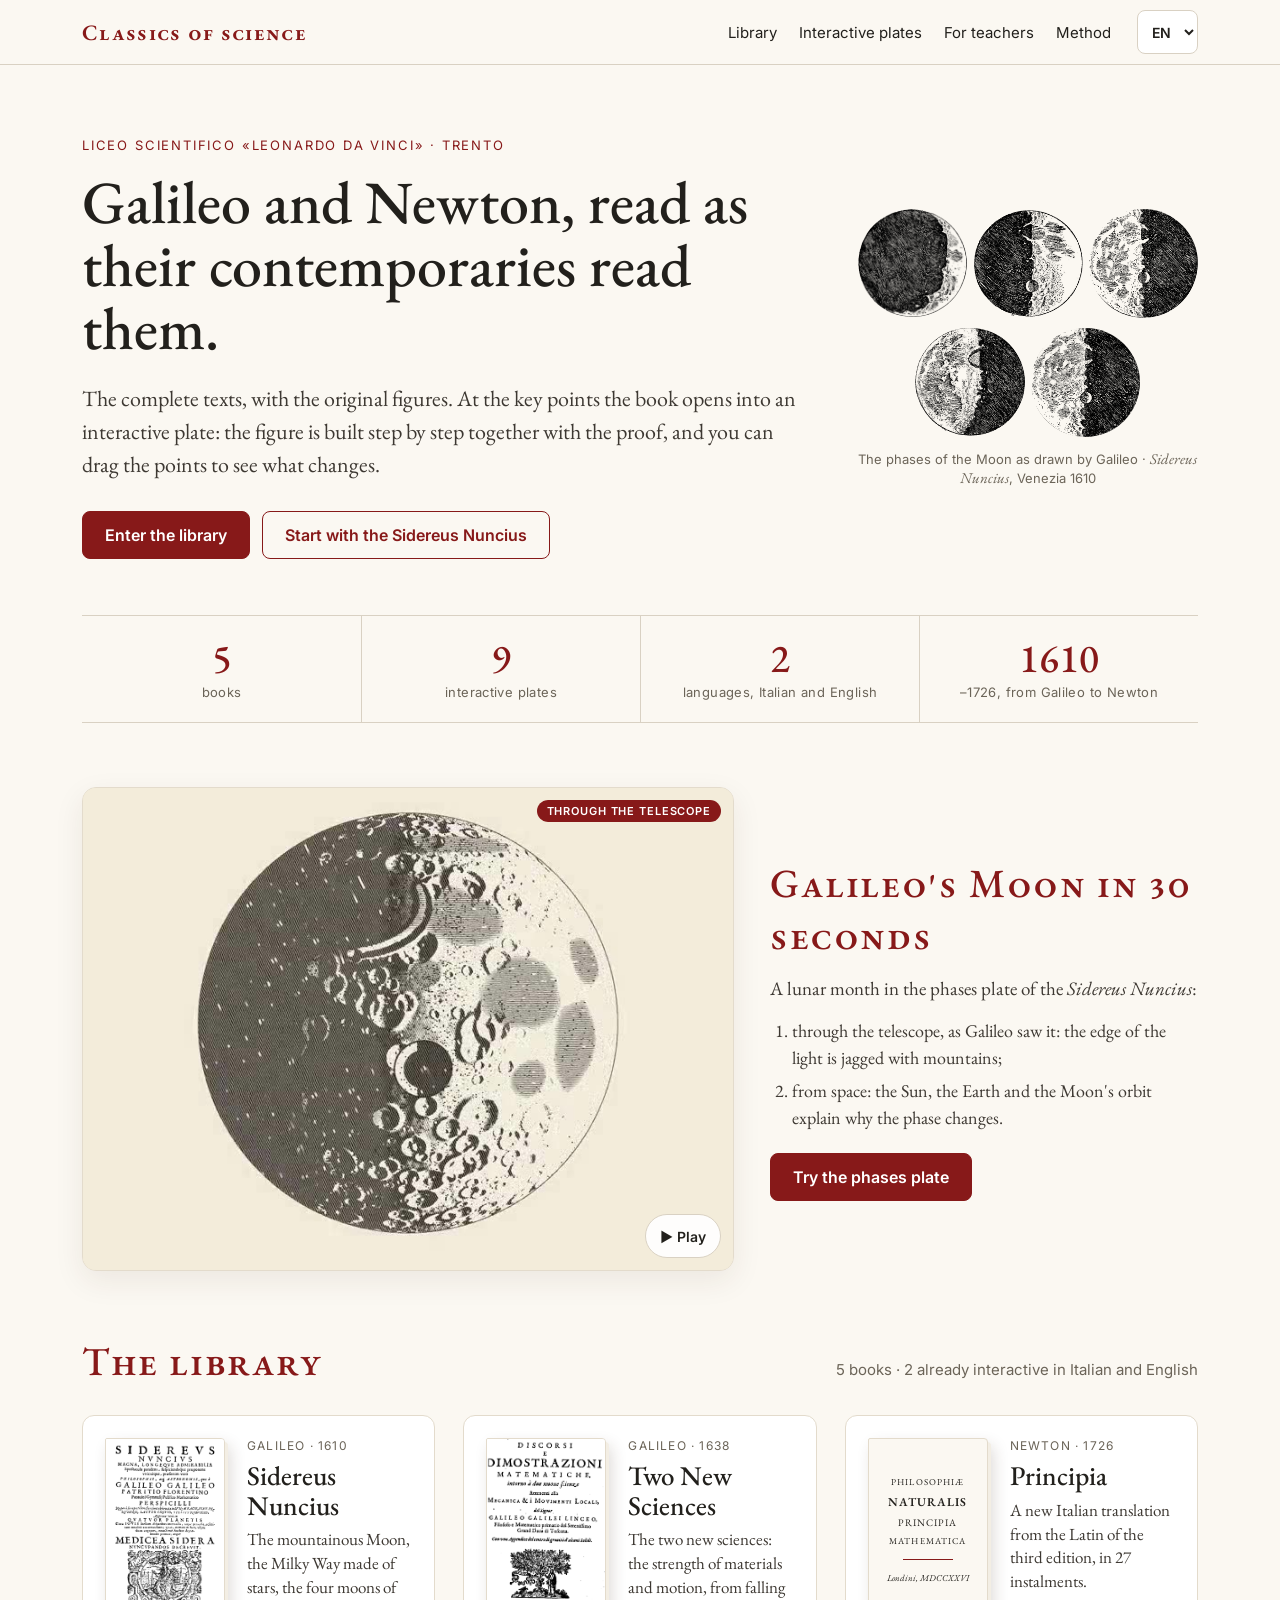
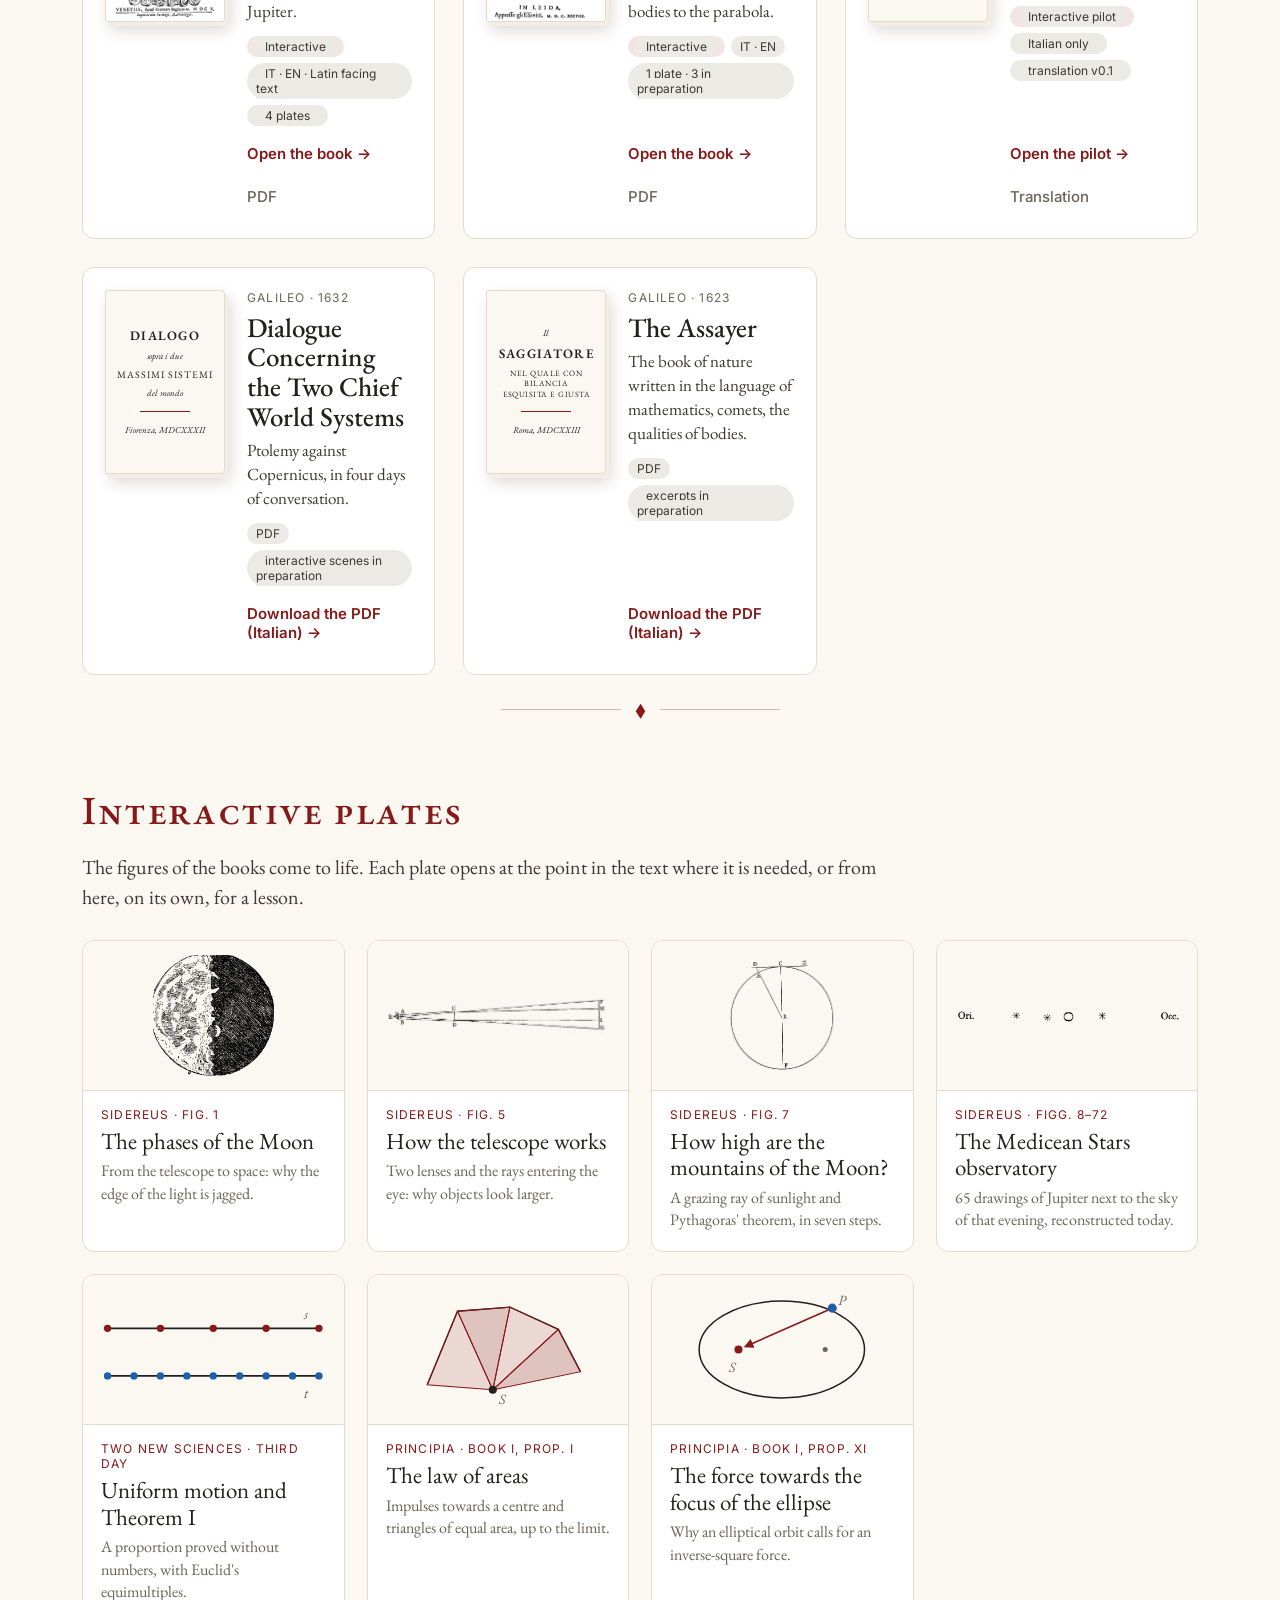
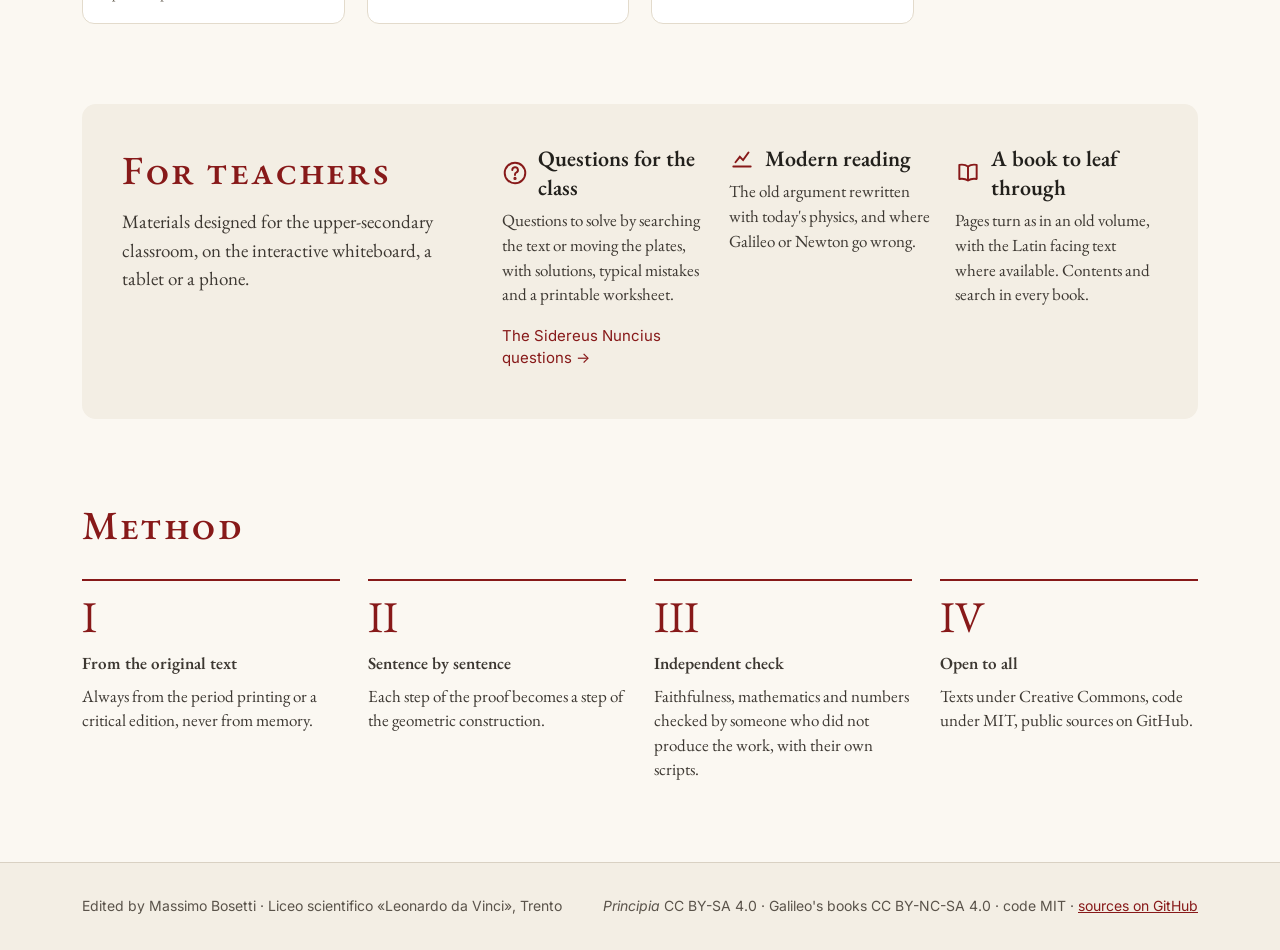
<file: index.html>
<!DOCTYPE html>
<html lang="it">
<head>
<meta charset="utf-8">
<meta name="viewport" content="width=device-width, initial-scale=1">
<title>Classici della scienza interattivi</title>
<meta name="description" content="Galileo e Newton in edizioni didattiche interattive per il liceo scientifico: i testi completi, con le figure che si costruiscono passo dopo passo.">
<link rel="preconnect" href="https://fonts.googleapis.com">
<link rel="preconnect" href="https://fonts.gstatic.com" crossorigin>
<link href="https://fonts.googleapis.com/css2?family=EB+Garamond:ital,wght@0,400;0,500;0,600;1,400&family=Inter:wght@400;500;600&display=swap" rel="stylesheet">
<!-- Contatore delle visite (GoatCounter): togliere il commento e scrivere il codice del sito al posto di CODICE
<script data-goatcounter="https://CODICE.goatcounter.com/count" async src="https://gc.zgo.at/count.js"></script>
-->
<style>
:root{--carta:#fbf8f2;--carta2:#f3eee4;--inchiostro:#22201c;--testo:#3d3832;--tenue:#6b6458;--rubrica:#871919;--rubrica-scura:#5e1010;--linea:#d9d1c3;--linea2:#e3dbcc;--rosa:#f3e6e2;--grigio:#eceae4;
  --serif:"EB Garamond",Georgia,serif;--sans:Inter,system-ui,-apple-system,"Segoe UI",sans-serif}
*{box-sizing:border-box}
html{scroll-behavior:smooth;scroll-padding-top:80px}
@media (prefers-reduced-motion: reduce){html{scroll-behavior:auto}}
body{margin:0;background:var(--carta);color:var(--inchiostro);font-family:var(--serif)}
a{color:var(--rubrica)}a:hover{color:var(--rubrica-scura)}
:focus-visible{outline:3px solid #f0b400;outline-offset:2px}
html.l-en .i-it,html:not(.l-en) .i-en{display:none!important}
.dentro{max-width:1180px;margin:0 auto;padding-left:32px;padding-right:32px}
@media(max-width:600px){.dentro{padding-left:18px;padding-right:18px}}

/* barra */
header.sito{position:sticky;top:0;z-index:10;border-bottom:1px solid var(--linea);background:rgba(251,248,242,.95);backdrop-filter:blur(6px)}
header.sito .dentro{padding-top:10px;padding-bottom:10px;display:flex;flex-wrap:wrap;align-items:center;gap:6px 26px}
.marchio{text-decoration:none;color:var(--rubrica);font-variant:small-caps;letter-spacing:.06em;font-size:22px;font-weight:600;margin-right:auto}
header.sito nav{display:flex;flex-wrap:wrap;gap:0 22px;font:15px var(--sans)}
header.sito nav a{color:var(--inchiostro);text-decoration:none;padding:10px 0;display:inline-block}
header.sito nav a:hover{color:var(--rubrica)}
.lingua select{font:600 14px var(--sans);min-height:44px;padding:0 10px;border:1px solid var(--linea);border-radius:8px;background:#fff;color:var(--inchiostro);cursor:pointer}
@media(max-width:720px){header.sito nav{order:3;width:100%;overflow-x:auto;flex-wrap:nowrap;gap:0 18px;scrollbar-width:none}header.sito nav a{white-space:nowrap;padding:6px 0 8px}}

/* apertura */
.apertura{display:flex;flex-wrap:wrap;gap:48px;align-items:center;padding-top:72px;padding-bottom:56px}
.apertura .testo{flex:999 1 520px;min-width:0}
.occhiello{margin:0 0 18px;font:13px var(--sans);letter-spacing:.14em;text-transform:uppercase;color:var(--rubrica)}
h1{margin:0 0 22px;font-size:clamp(38px,6vw,60px);line-height:1.05;font-weight:500}
.apertura .lead{margin:0 0 30px;font-size:clamp(19px,2.2vw,22px);line-height:1.5;color:var(--testo);max-width:36em}
.pulsanti{display:flex;flex-wrap:wrap;gap:12px}
.btn{display:inline-flex;align-items:center;min-height:48px;padding:0 22px;border-radius:8px;text-decoration:none;font:600 16px var(--sans);border:1px solid var(--rubrica)}
.btn.pieno{background:var(--rubrica);color:#fff}.btn.pieno:hover{background:var(--rubrica-scura);color:#fff}
.btn.vuoto{color:var(--rubrica)}.btn.vuoto:hover{background:var(--rosa)}
.lune{flex:1 1 340px;margin:0;display:flex;flex-direction:column;align-items:center;gap:12px}
.lune .griglia{display:grid;grid-template-columns:repeat(6,1fr);gap:10px 6px;width:100%;max-width:400px}
.lune img{width:100%;height:auto;grid-column:span 2;mix-blend-mode:multiply;border-radius:50%}
.lune img:nth-child(4){grid-column:2/span 2}
.lune img{opacity:0;transform:translateY(8px);animation:sorgi .9s ease forwards}
.lune img:nth-child(2){animation-delay:.12s}.lune img:nth-child(3){animation-delay:.24s}.lune img:nth-child(4){animation-delay:.36s}.lune img:nth-child(5){animation-delay:.48s}
@keyframes sorgi{to{opacity:1;transform:none}}
@media (prefers-reduced-motion: reduce){.lune img{animation:none;opacity:1;transform:none}}
.lune figcaption{font:13px var(--sans);color:var(--tenue);text-align:center}
.lune figcaption i{font:italic 15px var(--serif)}

.cifre{display:grid;grid-template-columns:repeat(4,1fr);border-top:1px solid var(--linea);border-bottom:1px solid var(--linea)}
.cifre div{padding:22px 10px;text-align:center;border-left:1px solid var(--linea)}
.cifre div:first-child{border-left:0}
.cifre b{display:block;font-size:40px;font-weight:500;color:var(--rubrica);line-height:1}
.cifre span{display:block;margin-top:6px;font:13px var(--sans);color:var(--tenue);letter-spacing:.03em}
@media(max-width:600px){.cifre{grid-template-columns:repeat(2,1fr)}.cifre div:nth-child(3){border-left:0}.cifre div:nth-child(n+3){border-top:1px solid var(--linea)}.cifre b{font-size:32px}}

section.blocco{padding-top:64px;padding-bottom:16px}
.titolo-sez{display:flex;flex-wrap:wrap;align-items:baseline;justify-content:space-between;gap:8px 24px;margin-bottom:28px}
h2{margin:0;font-size:clamp(32px,4vw,40px);font-weight:500;font-variant:small-caps;letter-spacing:.04em;color:var(--rubrica)}
.titolo-sez p{margin:0;font:15px var(--sans);color:var(--tenue)}
.intro-sez{margin:-12px 0 28px;font-size:20px;line-height:1.5;color:var(--testo);max-width:40em}

/* biblioteca */
.libri{display:grid;grid-template-columns:repeat(auto-fill,minmax(330px,1fr));gap:28px}
@media(max-width:400px){.libri{grid-template-columns:1fr}}
@media(max-width:480px){.libro{padding:18px;gap:16px}.copertina{width:88px;height:136px}.libro h3{font-size:24px}}
.libro{background:#fff;border:1px solid var(--linea2);border-radius:12px;padding:22px;display:flex;gap:22px;transition:box-shadow .2s,transform .2s}
.libro:hover{box-shadow:0 10px 30px rgba(60,40,20,.10);transform:translateY(-2px)}
.copertina{text-decoration:none;width:120px;height:184px;flex:none;border:1px solid var(--linea2);box-shadow:3px 4px 0 var(--carta2),5px 8px 16px rgba(60,40,20,.18);background:var(--carta);overflow:hidden;border-radius:2px 4px 4px 2px}
.copertina img{width:100%;height:100%;object-fit:cover;display:block}
.copertina.tipo{padding:14px 8px;display:flex;flex-direction:column;align-items:center;justify-content:center;gap:6px;text-align:center;font-family:var(--serif);color:var(--inchiostro)}
.copertina.tipo .filo{height:1px;width:50px;background:var(--rubrica);margin:6px 0}
.libro .corpo{display:flex;flex-direction:column;gap:8px;min-width:0}
.libro .chi{margin:0;font:12px var(--sans);letter-spacing:.1em;text-transform:uppercase;color:var(--tenue)}
.libro h3{margin:0;font-size:27px;font-weight:500;line-height:1.1}
.libro h3 a{color:inherit;text-decoration:none}
.libro .desc{margin:0;font-size:17px;line-height:1.4;color:var(--testo)}
.etichette{margin:4px 0 0;display:flex;flex-wrap:wrap;gap:6px;font:12px var(--sans)}
.etichette span{padding:3px 9px;border-radius:999px;background:var(--grigio);color:var(--testo)}
.etichette span.vivo{background:var(--rosa);color:#6e1414}
.libro .azioni{margin-top:auto;display:flex;flex-wrap:wrap;gap:4px 18px}
.libro .azioni a{font:600 15px var(--sans);padding:10px 0;text-decoration:none}
.libro .azioni a.sec{font-weight:500;color:var(--tenue)}
.libro .azioni a:hover{text-decoration:underline}

/* tavole */
.tavole{display:grid;grid-template-columns:repeat(auto-fill,minmax(250px,1fr));gap:22px}
.tavola{display:flex;flex-direction:column;background:#fff;border:1px solid var(--linea2);border-radius:12px;overflow:hidden;text-decoration:none;color:var(--inchiostro);transition:box-shadow .2s,transform .2s}
.tavola:hover{box-shadow:0 10px 30px rgba(60,40,20,.10);transform:translateY(-2px);color:var(--inchiostro)}
.tavola .vista{height:150px;background:var(--carta);border-bottom:1px solid var(--linea2);display:flex;align-items:center;justify-content:center;padding:14px}
.tavola .vista img{max-width:100%;max-height:100%;mix-blend-mode:multiply}
.tavola .vista svg{height:100%;width:auto;max-width:100%}
.tavola .t{padding:16px 18px 20px;display:flex;flex-direction:column;gap:6px}
.tavola .dove{font:12px var(--sans);letter-spacing:.1em;text-transform:uppercase;color:var(--rubrica)}
.tavola .nome{font-size:23px;line-height:1.15}
.tavola .cosa{font-size:16px;color:var(--tenue);line-height:1.4}

/* docenti e metodo */
.docenti{background:var(--carta2);border-radius:14px;padding:40px;display:flex;flex-wrap:wrap;gap:32px}
@media(max-width:600px){.docenti{padding:26px 22px}}
.docenti .sx{flex:1 1 280px;min-width:0}
.docenti .sx p{margin:12px 0 0;font-size:19px;line-height:1.5;color:var(--testo)}
.docenti .dx{flex:2 1 520px;min-width:0;display:grid;grid-template-columns:repeat(auto-fit,minmax(200px,1fr));gap:24px}
.docenti h3{margin:0 0 6px;font-size:22px;font-weight:600;display:flex;align-items:center;gap:10px}
.docenti h3 svg{flex:none;color:var(--rubrica)}
.docenti .dx p{margin:0;font-size:17px;line-height:1.45;color:var(--testo)}
.docenti .dx p.vai{margin-top:8px;font-family:var(--sans,Inter,system-ui,sans-serif);font-size:15px}
.docenti .dx p.vai a{color:var(--rubrica);text-decoration:none;display:inline-block;padding:10px 0;min-height:44px}
.docenti .dx p.vai a:hover{text-decoration:underline}
.metodo{margin:0;padding:0;list-style:none;display:grid;grid-template-columns:repeat(auto-fit,minmax(240px,1fr));gap:28px}
.metodo li{display:flex;flex-direction:column;gap:8px;border-top:2px solid var(--rubrica);padding-top:14px}
.metodo .n{font-size:44px;line-height:1;color:var(--rubrica)}
.metodo b{font-size:22px;font-weight:600}
.metodo span{font-size:17px;line-height:1.45;color:var(--testo)}
.fregio{display:flex;align-items:center;justify-content:center;gap:14px;color:var(--rubrica);padding:8px 32px 0}
.fregio i{height:1px;width:120px;background:#c9bda8}

/* video delle fasi */
.film{display:flex;flex-wrap:wrap;gap:36px;align-items:center;padding-top:64px}
.film .schermo{flex:3 1 460px;min-width:0;margin:0;background:#f2ebd9;border:1px solid var(--linea2);border-radius:14px;overflow:hidden;position:relative;box-shadow:0 10px 30px rgba(60,40,20,.08)}
.film video{display:block;width:100%;height:auto;aspect-ratio:720/534;background:#f2ebd9}
.film .vista-lab{position:absolute;top:12px;right:12px;padding:4px 10px;border-radius:999px;background:var(--rubrica);color:#fff;font:600 11px var(--sans);letter-spacing:.08em;text-transform:uppercase;transition:opacity .3s}
.film .play{position:absolute;right:12px;bottom:12px;min-width:44px;min-height:44px;border-radius:999px;border:1px solid var(--linea);background:rgba(255,255,255,.9);color:var(--inchiostro);font:600 14px var(--sans);cursor:pointer;padding:0 14px}
.film .testo{flex:2 1 300px;min-width:0}
.film h2{margin-bottom:14px}
.film p{margin:0 0 14px;font-size:19px;line-height:1.5;color:var(--testo)}
.film ol{margin:0 0 22px;padding-left:1.2em;font-size:18px;line-height:1.5;color:var(--testo)}
.film ol li{margin-bottom:6px}

footer{margin-top:64px;border-top:1px solid var(--linea);background:var(--carta2)}
footer .dentro{padding-top:32px;padding-bottom:32px;display:flex;flex-wrap:wrap;gap:16px 40px;justify-content:space-between;font:14px/1.6 var(--sans);color:#5a534a}
footer p{margin:0}
</style>
</head>
<body>
<header class="sito"><div class="dentro">
  <a class="marchio" href="#"><span class="i-it">Classici della scienza</span><span class="i-en">Classics of science</span></a>
  <nav aria-label="Sezioni del sito">
    <a href="#biblioteca"><span class="i-it">Biblioteca</span><span class="i-en">Library</span></a>
    <a href="#tavole"><span class="i-it">Tavole interattive</span><span class="i-en">Interactive plates</span></a>
    <a href="#docenti"><span class="i-it">Per i docenti</span><span class="i-en">For teachers</span></a>
    <a href="#metodo"><span class="i-it">Il metodo</span><span class="i-en">Method</span></a>
  </nav>
  <label class="lingua"><select id="lingua" aria-label="Lingua / Language"><option value="it" lang="it">IT</option><option value="en" lang="en">EN</option></select></label>
</div></header>

<main>
<section class="apertura dentro">
  <div class="testo">
    <p class="occhiello">Liceo scientifico «Leonardo da Vinci» · Trento</p>
    <h1><span class="i-it">Galileo e Newton, letti come li leggevano i loro contemporanei.</span><span class="i-en">Galileo and Newton, read as their contemporaries read them.</span></h1>
    <p class="lead"><span class="i-it">I testi completi, con le figure originali. Nei punti chiave il libro si apre in una tavola interattiva: la figura si costruisce passo dopo passo insieme alla dimostrazione, e si possono spostare i punti per vedere che cosa cambia.</span><span class="i-en">The complete texts, with the original figures. At the key points the book opens into an interactive plate: the figure is built step by step together with the proof, and you can drag the points to see what changes.</span></p>
    <div class="pulsanti">
      <a class="btn pieno" href="#biblioteca"><span class="i-it">Entra nella biblioteca</span><span class="i-en">Enter the library</span></a>
      <a class="btn vuoto" href="sidereus_nuncius/interattivo/index.html" data-en="sidereus_nuncius/interattivo/index.en.html"><span class="i-it">Comincia dal Sidereus Nuncius</span><span class="i-en">Start with the Sidereus Nuncius</span></a>
    </div>
  </div>
  <figure class="lune">
    <div class="griglia">
      <img src="sidereus_nuncius/interattivo/fasi/g1.png" alt="" width="228" height="226">
      <img src="sidereus_nuncius/interattivo/fasi/g2.png" alt="" width="210" height="210">
      <img src="sidereus_nuncius/interattivo/fasi/g3.png" alt="" width="212" height="212">
      <img src="sidereus_nuncius/interattivo/fasi/g4.png" alt="" width="218" height="216">
      <img src="sidereus_nuncius/interattivo/fasi/g5.png" alt="" width="214" height="214">
    </div>
    <figcaption><span class="i-it">Le fasi della Luna disegnate da Galileo</span><span class="i-en">The phases of the Moon as drawn by Galileo</span> · <i>Sidereus Nuncius</i>, Venezia 1610</figcaption>
  </figure>
</section>

<div class="dentro">
  <div class="cifre">
    <div><b>5</b><span class="i-it">libri</span><span class="i-en">books</span></div>
    <div><b>9</b><span class="i-it">tavole interattive</span><span class="i-en">interactive plates</span></div>
    <div><b>2</b><span class="i-it">lingue, italiano e inglese</span><span class="i-en">languages, Italian and English</span></div>
    <div><b>1610</b><span class="i-it">–1726, da Galileo a Newton</span><span class="i-en">–1726, from Galileo to Newton</span></div>
  </div>
</div>

<section class="film dentro" id="luna" aria-labelledby="titoloLuna">
  <figure class="schermo">
    <video id="filmLuna" muted loop playsinline preload="none" poster="media/luna-poster.jpg" width="720" height="534" aria-describedby="descLuna">
      <source src="media/luna.mp4" type="video/mp4">
    </video>
    <span class="vista-lab" id="vistaLab" aria-hidden="true"></span>
    <button class="play" id="filmPlay" type="button"></button>
  </figure>
  <div class="testo">
    <h2 id="titoloLuna"><span class="i-it">La Luna di Galileo in 30 secondi</span><span class="i-en">Galileo's Moon in 30 seconds</span></h2>
    <p id="descLuna"><span class="i-it">Un mese lunare nella tavola delle fasi del <i>Sidereus Nuncius</i>:</span><span class="i-en">A lunar month in the phases plate of the <i>Sidereus Nuncius</i>:</span></p>
    <ol>
      <li><span class="i-it">al cannocchiale, come la vedeva Galileo: il confine della luce è frastagliato dai monti;</span><span class="i-en">through the telescope, as Galileo saw it: the edge of the light is jagged with mountains;</span></li>
      <li><span class="i-it">dallo spazio: Sole, Terra e orbita della Luna spiegano perché la fase cambia.</span><span class="i-en">from space: the Sun, the Earth and the Moon's orbit explain why the phase changes.</span></li>
    </ol>
    <a class="btn pieno" href="sidereus_nuncius/interattivo/index.html#fasi" data-en="sidereus_nuncius/interattivo/index.en.html#fasi"><span class="i-it">Prova la tavola delle fasi</span><span class="i-en">Try the phases plate</span></a>
  </div>
</section>

<section id="biblioteca" class="blocco dentro">
  <div class="titolo-sez">
    <h2><span class="i-it">La biblioteca</span><span class="i-en">The library</span></h2>
    <p><span class="i-it">5 libri · 2 già interattivi in italiano e in inglese</span><span class="i-en">5 books · 2 already interactive in Italian and English</span></p>
  </div>
  <div class="libri">

    <article class="libro">
      <a class="copertina" href="sidereus_nuncius/interattivo/index.html" data-en="sidereus_nuncius/interattivo/index.en.html" tabindex="-1" aria-hidden="true"><img src="sidereus_nuncius/interattivo/fac/frontespizio_1610.png" alt="" loading="lazy"></a>
      <div class="corpo">
        <p class="chi">Galileo · 1610</p>
        <h3><a href="sidereus_nuncius/interattivo/index.html" data-en="sidereus_nuncius/interattivo/index.en.html">Sidereus Nuncius</a></h3>
        <p class="desc"><span class="i-it">La Luna montuosa, la Via Lattea fatta di stelle, i quattro satelliti di Giove.</span><span class="i-en">The mountainous Moon, the Milky Way made of stars, the four moons of Jupiter.</span></p>
        <p class="etichette"><span class="vivo"><span class="i-it">Interattivo</span><span class="i-en">Interactive</span></span><span><span class="i-it">IT · EN · latino a fronte</span><span class="i-en">IT · EN · Latin facing text</span></span><span><span class="i-it">4 tavole</span><span class="i-en">4 plates</span></span></p>
        <div class="azioni">
          <a href="sidereus_nuncius/interattivo/index.html" data-en="sidereus_nuncius/interattivo/index.en.html"><span class="i-it">Apri il libro →</span><span class="i-en">Open the book →</span></a>
          <a class="sec" href="sidereus_nuncius/sidereus_nuncius.pdf">PDF</a>
        </div>
      </div>
    </article>

    <article class="libro">
      <a class="copertina" href="discorsi/interattivo/index.html" data-en="discorsi/interattivo/index.en.html" tabindex="-1" aria-hidden="true"><img src="discorsi/interattivo/fac/frontespizio_1638.png" alt="" loading="lazy"></a>
      <div class="corpo">
        <p class="chi">Galileo · 1638</p>
        <h3><a href="discorsi/interattivo/index.html" data-en="discorsi/interattivo/index.en.html"><span class="i-it">Discorsi e dimostrazioni</span><span class="i-en">Two New Sciences</span></a></h3>
        <p class="desc"><span class="i-it">Le due nuove scienze: la resistenza dei materiali e il moto, dalla caduta dei gravi alla parabola.</span><span class="i-en">The two new sciences: the strength of materials and motion, from falling bodies to the parabola.</span></p>
        <p class="etichette"><span class="vivo"><span class="i-it">Interattivo</span><span class="i-en">Interactive</span></span><span>IT · EN</span><span><span class="i-it">1 tavola · 3 in preparazione</span><span class="i-en">1 plate · 3 in preparation</span></span></p>
        <div class="azioni">
          <a href="discorsi/interattivo/index.html" data-en="discorsi/interattivo/index.en.html"><span class="i-it">Apri il libro →</span><span class="i-en">Open the book →</span></a>
          <a class="sec" href="discorsi/discorsi.pdf">PDF</a>
        </div>
      </div>
    </article>

    <article class="libro">
      <a class="copertina tipo" href="principia-interattivi/verifiche/index_v041.html" tabindex="-1" aria-hidden="true">
        <span style="font-size:9px;letter-spacing:.12em">PHILOSOPHIÆ</span>
        <span style="font-size:12px;letter-spacing:.08em;font-weight:600">NATURALIS</span>
        <span style="font-size:10px;letter-spacing:.1em">PRINCIPIA</span>
        <span style="font-size:9px;letter-spacing:.12em">MATHEMATICA</span>
        <span class="filo"></span>
        <span style="font-size:9px;font-style:italic">Londini, MDCCXXVI</span>
      </a>
      <div class="corpo">
        <p class="chi">Newton · 1726</p>
        <h3><a href="principia-interattivi/verifiche/index_v041.html">Principia</a></h3>
        <p class="desc"><span class="i-it">Nuova traduzione italiana dal latino della terza edizione, in 27 fascicoli.</span><span class="i-en">A new Italian translation from the Latin of the third edition, in 27 instalments.</span></p>
        <p class="etichette"><span class="vivo"><span class="i-it">Pilota interattivo</span><span class="i-en">Interactive pilot</span></span><span><span class="i-it">solo italiano</span><span class="i-en">Italian only</span></span><span><span class="i-it">traduzione v0.1</span><span class="i-en">translation v0.1</span></span></p>
        <div class="azioni">
          <a href="principia-interattivi/verifiche/index_v041.html"><span class="i-it">Apri il pilota →</span><span class="i-en">Open the pilot →</span></a>
          <a class="sec" href="https://github.com/MaxDvTn/digital-books/tree/main/principia-interattivi/traduzione-pubblica"><span class="i-it">Fascicoli</span><span class="i-en">Translation</span></a>
        </div>
      </div>
    </article>

    <article class="libro">
      <a class="copertina tipo" href="dialogo_massimi_sistemi/dialogo_massimi_sistemi.pdf" tabindex="-1" aria-hidden="true">
        <span style="font-size:13px;letter-spacing:.1em;font-weight:600">DIALOGO</span>
        <span style="font-size:9px;font-style:italic">sopra i due</span>
        <span style="font-size:10px;letter-spacing:.1em">MASSIMI SISTEMI</span>
        <span style="font-size:9px;font-style:italic">del mondo</span>
        <span class="filo"></span>
        <span style="font-size:9px;font-style:italic">Fiorenza, MDCXXXII</span>
      </a>
      <div class="corpo">
        <p class="chi">Galileo · 1632</p>
        <h3><a href="dialogo_massimi_sistemi/dialogo_massimi_sistemi.pdf"><span class="i-it">Dialogo sopra i due massimi sistemi</span><span class="i-en">Dialogue Concerning the Two Chief World Systems</span></a></h3>
        <p class="desc"><span class="i-it">Tolomeo contro Copernico, in quattro giornate di conversazione.</span><span class="i-en">Ptolemy against Copernicus, in four days of conversation.</span></p>
        <p class="etichette"><span>PDF</span><span><span class="i-it">scene interattive in preparazione</span><span class="i-en">interactive scenes in preparation</span></span></p>
        <div class="azioni"><a href="dialogo_massimi_sistemi/dialogo_massimi_sistemi.pdf"><span class="i-it">Scarica il PDF →</span><span class="i-en">Download the PDF (Italian) →</span></a></div>
      </div>
    </article>

    <article class="libro">
      <a class="copertina tipo" href="il_saggiatore/il_saggiatore.pdf" tabindex="-1" aria-hidden="true">
        <span style="font-size:9px;font-style:italic">Il</span>
        <span style="font-size:13px;letter-spacing:.1em;font-weight:600">SAGGIATORE</span>
        <span style="font-size:8px;letter-spacing:.06em;line-height:1.3">NEL QUALE CON BILANCIA<br>ESQUISITA E GIUSTA</span>
        <span class="filo"></span>
        <span style="font-size:9px;font-style:italic">Roma, MDCXXIII</span>
      </a>
      <div class="corpo">
        <p class="chi">Galileo · 1623</p>
        <h3><a href="il_saggiatore/il_saggiatore.pdf"><span class="i-it">Il Saggiatore</span><span class="i-en">The Assayer</span></a></h3>
        <p class="desc"><span class="i-it">Il libro della natura scritto in lingua matematica, le comete, le qualità dei corpi.</span><span class="i-en">The book of nature written in the language of mathematics, comets, the qualities of bodies.</span></p>
        <p class="etichette"><span>PDF</span><span><span class="i-it">estratti in preparazione</span><span class="i-en">excerpts in preparation</span></span></p>
        <div class="azioni"><a href="il_saggiatore/il_saggiatore.pdf"><span class="i-it">Scarica il PDF →</span><span class="i-en">Download the PDF (Italian) →</span></a></div>
      </div>
    </article>

  </div>
</section>

<div class="fregio" aria-hidden="true"><i></i>◆<i></i></div>

<section id="tavole" class="blocco dentro">
  <div class="titolo-sez"><h2><span class="i-it">Tavole interattive</span><span class="i-en">Interactive plates</span></h2></div>
  <p class="intro-sez"><span class="i-it">Le figure dei libri che prendono vita. Ogni tavola si apre nel punto del testo in cui serve, oppure da qui, da sola, per una lezione.</span><span class="i-en">The figures of the books come to life. Each plate opens at the point in the text where it is needed, or from here, on its own, for a lesson.</span></p>
  <div class="tavole">
    <a class="tavola" href="sidereus_nuncius/interattivo/index.html#fasi" data-en="sidereus_nuncius/interattivo/index.en.html#fasi">
      <span class="vista"><img src="sidereus_nuncius/interattivo/fasi/g3.png" alt="" loading="lazy"></span>
      <span class="t"><span class="dove">Sidereus · fig. 1</span><span class="nome"><span class="i-it">Le fasi della Luna</span><span class="i-en">The phases of the Moon</span></span>
      <span class="cosa"><span class="i-it">Dal cannocchiale allo spazio: perché il confine della luce è frastagliato.</span><span class="i-en">From the telescope to space: why the edge of the light is jagged.</span></span></span>
    </a>
    <a class="tavola" href="sidereus_nuncius/interattivo/index.html#cannocchiale" data-en="sidereus_nuncius/interattivo/index.en.html#cannocchiale">
      <span class="vista"><img src="sidereus_nuncius/images/figura05.png" alt="" loading="lazy"></span>
      <span class="t"><span class="dove">Sidereus · fig. 5</span><span class="nome"><span class="i-it">Come funziona il cannocchiale</span><span class="i-en">How the telescope works</span></span>
      <span class="cosa"><span class="i-it">Due lenti e i raggi che entrano nell'occhio: perché gli oggetti appaiono più grandi.</span><span class="i-en">Two lenses and the rays entering the eye: why objects look larger.</span></span></span>
    </a>
    <a class="tavola" href="sidereus_nuncius/interattivo/index.html#luna" data-en="sidereus_nuncius/interattivo/index.en.html#luna">
      <span class="vista"><img src="sidereus_nuncius/images/figura07.png" alt="" loading="lazy"></span>
      <span class="t"><span class="dove">Sidereus · fig. 7</span><span class="nome"><span class="i-it">Quanto sono alti i monti della Luna?</span><span class="i-en">How high are the mountains of the Moon?</span></span>
      <span class="cosa"><span class="i-it">Un raggio di Sole radente e il teorema di Pitagora, in sette passi.</span><span class="i-en">A grazing ray of sunlight and Pythagoras' theorem, in seven steps.</span></span></span>
    </a>
    <a class="tavola" href="sidereus_nuncius/interattivo/index.html#giove" data-en="sidereus_nuncius/interattivo/index.en.html#giove">
      <span class="vista"><img src="sidereus_nuncius/images/figura08.png" alt="" loading="lazy"></span>
      <span class="t"><span class="dove">Sidereus · figg. 8–72</span><span class="nome"><span class="i-it">L'osservatorio degli Astri Medicei</span><span class="i-en">The Medicean Stars observatory</span></span>
      <span class="cosa"><span class="i-it">65 disegni di Giove accanto al cielo di quella sera, ricostruito oggi.</span><span class="i-en">65 drawings of Jupiter next to the sky of that evening, reconstructed today.</span></span></span>
    </a>
    <a class="tavola" href="discorsi/interattivo/index.html#equabile" data-en="discorsi/interattivo/index.en.html#equabile">
      <span class="vista"><svg viewBox="0 0 220 110" aria-hidden="true"><g stroke="#22201c" stroke-width="1.6" fill="none"><path d="M10 35H210"/><path d="M10 80H210"/></g><g fill="#871919"><circle cx="10" cy="35" r="3.5"/><circle cx="60" cy="35" r="3.5"/><circle cx="110" cy="35" r="3.5"/><circle cx="160" cy="35" r="3.5"/><circle cx="210" cy="35" r="3.5"/></g><g fill="#1f5fa8"><circle cx="10" cy="80" r="3.5"/><circle cx="35" cy="80" r="3.5"/><circle cx="60" cy="80" r="3.5"/><circle cx="85" cy="80" r="3.5"/><circle cx="110" cy="80" r="3.5"/><circle cx="135" cy="80" r="3.5"/><circle cx="160" cy="80" r="3.5"/><circle cx="185" cy="80" r="3.5"/><circle cx="210" cy="80" r="3.5"/></g><g font-family="EB Garamond,serif" font-style="italic" font-size="14" fill="#6b6458"><text x="196" y="26">s</text><text x="196" y="101">t</text></g></svg></span>
      <span class="t"><span class="dove"><span class="i-it">Discorsi · Giornata Terza</span><span class="i-en">Two New Sciences · Third Day</span></span><span class="nome"><span class="i-it">Il moto equabile e il Teorema I</span><span class="i-en">Uniform motion and Theorem I</span></span>
      <span class="cosa"><span class="i-it">Una proporzione dimostrata senza numeri, con i moltiplici di Euclide.</span><span class="i-en">A proportion proved without numbers, with Euclid's equimultiples.</span></span></span>
    </a>
    <a class="tavola" href="principia-interattivi/verifiche/index_v041.html#prop-1">
      <span class="vista"><svg viewBox="0 0 200 120" aria-hidden="true"><g stroke="#22201c" stroke-width="1.4" fill="none"><path d="M30 95 L60 22 L112 18 L160 40 L182 82"/></g><g fill="#871919" fill-opacity=".14" stroke="#871919" stroke-width="1"><path d="M95 100 L30 95 L60 22Z"/><path d="M95 100 L60 22 L112 18Z" fill-opacity=".24"/><path d="M95 100 L112 18 L160 40Z"/><path d="M95 100 L160 40 L182 82Z" fill-opacity=".24"/></g><circle cx="95" cy="100" r="4" fill="#22201c"/><text x="101" y="114" font-family="EB Garamond,serif" font-style="italic" font-size="14" fill="#6b6458">S</text></svg></span>
      <span class="t"><span class="dove">Principia · <span class="i-it">Libro I, Prop. I</span><span class="i-en">Book I, Prop. I</span></span><span class="nome"><span class="i-it">La legge delle aree</span><span class="i-en">The law of areas</span></span>
      <span class="cosa"><span class="i-it">Impulsi verso un centro e triangoli di area eguale, fino al limite.</span><span class="i-en">Impulses towards a centre and triangles of equal area, up to the limit.</span></span></span>
    </a>
    <a class="tavola" href="principia-interattivi/verifiche/index_v041.html#prop-11">
      <span class="vista"><svg viewBox="0 0 200 120" aria-hidden="true"><ellipse cx="100" cy="60" rx="82" ry="48" fill="none" stroke="#22201c" stroke-width="1.5"/><circle cx="57" cy="60" r="4" fill="#871919"/><circle cx="143" cy="60" r="2.5" fill="#6b6458"/><path d="M150 19 L64 57" stroke="#871919" stroke-width="1.6" marker-end="url(#fr)"/><circle cx="150" cy="19" r="4.5" fill="#1f5fa8"/><defs><marker id="fr" viewBox="0 0 10 10" refX="8" refY="5" markerWidth="6" markerHeight="6" orient="auto"><path d="M0 0L10 5L0 10Z" fill="#871919"/></marker></defs><text x="48" y="82" font-family="EB Garamond,serif" font-style="italic" font-size="14" fill="#6b6458">S</text><text x="156" y="16" font-family="EB Garamond,serif" font-style="italic" font-size="14" fill="#6b6458">P</text></svg></span>
      <span class="t"><span class="dove">Principia · <span class="i-it">Libro I, Prop. XI</span><span class="i-en">Book I, Prop. XI</span></span><span class="nome"><span class="i-it">La forza verso il fuoco dell'ellisse</span><span class="i-en">The force towards the focus of the ellipse</span></span>
      <span class="cosa"><span class="i-it">Perché un'orbita ellittica chiede una forza come l'inverso del quadrato.</span><span class="i-en">Why an elliptical orbit calls for an inverse-square force.</span></span></span>
    </a>
  </div>
</section>

<section id="docenti" class="blocco dentro">
  <div class="docenti">
    <div class="sx">
      <h2><span class="i-it">Per i docenti</span><span class="i-en">For teachers</span></h2>
      <p><span class="i-it">Materiali pensati per la classe del liceo scientifico, sulla LIM, sul tablet o sul telefono.</span><span class="i-en">Materials designed for the upper-secondary classroom, on the interactive whiteboard, a tablet or a phone.</span></p>
    </div>
    <div class="dx">
      <div>
        <h3><svg width="26" height="26" viewBox="0 0 24 24" fill="none" stroke="currentColor" stroke-width="1.8" stroke-linecap="round"><circle cx="12" cy="12" r="9.5"/><path d="M9.5 9.3a2.6 2.6 0 1 1 3.6 2.4c-.7.3-1.1.9-1.1 1.6v.5"/><circle cx="12" cy="17" r=".6" fill="currentColor"/></svg><span class="i-it">Domande per la classe</span><span class="i-en">Questions for the class</span></h3>
        <p><span class="i-it">Domande da risolvere cercando nel testo o muovendo le tavole, con soluzioni, errori tipici e una scheda di lavoro da stampare.</span><span class="i-en">Questions to solve by searching the text or moving the plates, with solutions, typical mistakes and a printable worksheet.</span></p>
        <p class="vai"><a href="sidereus_nuncius/interattivo/docenti.html" data-en="sidereus_nuncius/interattivo/docenti.en.html"><span class="i-it">Le domande del Sidereus Nuncius →</span><span class="i-en">The Sidereus Nuncius questions →</span></a></p>
      </div>
      <div>
        <h3><svg width="26" height="26" viewBox="0 0 24 24" fill="none" stroke="currentColor" stroke-width="1.8" stroke-linecap="round"><path d="M4 19h16"/><path d="M6 15l4-5 3 3 5-7"/></svg><span class="i-it">Lettura moderna</span><span class="i-en">Modern reading</span></h3>
        <p><span class="i-it">Il ragionamento antico riscritto con la fisica di oggi, e dove Galileo o Newton sbagliano.</span><span class="i-en">The old argument rewritten with today's physics, and where Galileo or Newton go wrong.</span></p>
      </div>
      <div>
        <h3><svg width="26" height="26" viewBox="0 0 24 24" fill="none" stroke="currentColor" stroke-width="1.8" stroke-linejoin="round"><path d="M12 6c-2-1.5-5-2-8-1.5v13c3-.5 6 0 8 1.5 2-1.5 5-2 8-1.5v-13c-3-.5-6 0-8 1.5z"/><path d="M12 6v13"/></svg><span class="i-it">Il libro da sfogliare</span><span class="i-en">A book to leaf through</span></h3>
        <p><span class="i-it">Le pagine si girano come in un volume antico, con il latino a fronte quando c'è. Indice e ricerca in ogni libro.</span><span class="i-en">Pages turn as in an old volume, with the Latin facing text where available. Contents and search in every book.</span></p>
      </div>
    </div>
  </div>
</section>

<section id="metodo" class="blocco dentro">
  <div class="titolo-sez"><h2><span class="i-it">Il metodo</span><span class="i-en">Method</span></h2></div>
  <ol class="metodo">
    <li><span class="n">I</span><b><span class="i-it">Dal testo originale</span><span class="i-en">From the original text</span></b><span><span class="i-it">Si parte sempre dalla stampa d'epoca o da un'edizione critica, mai a memoria.</span><span class="i-en">Always from the period printing or a critical edition, never from memory.</span></span></li>
    <li><span class="n">II</span><b><span class="i-it">Frase per frase</span><span class="i-en">Sentence by sentence</span></b><span><span class="i-it">Ogni passo della dimostrazione diventa un passo della costruzione geometrica.</span><span class="i-en">Each step of the proof becomes a step of the geometric construction.</span></span></li>
    <li><span class="n">III</span><b><span class="i-it">Verifica indipendente</span><span class="i-en">Independent check</span></b><span><span class="i-it">Fedeltà, matematica e numeri controllati da chi non ha prodotto il lavoro, con script propri.</span><span class="i-en">Faithfulness, mathematics and numbers checked by someone who did not produce the work, with their own scripts.</span></span></li>
    <li><span class="n">IV</span><b><span class="i-it">Aperto a tutti</span><span class="i-en">Open to all</span></b><span><span class="i-it">Testi in Creative Commons, codice MIT, sorgenti pubblici su GitHub.</span><span class="i-en">Texts under Creative Commons, code under MIT, public sources on GitHub.</span></span></li>
  </ol>
</section>
</main>

<footer><div class="dentro">
  <p><span class="i-it">A cura di</span><span class="i-en">Edited by</span> Massimo Bosetti · Liceo scientifico «Leonardo da Vinci», Trento</p>
  <p><i>Principia</i> CC BY-SA 4.0 · <span class="i-it">libri di Galileo</span><span class="i-en">Galileo's books</span> CC BY-NC-SA 4.0 · <span class="i-it">codice</span><span class="i-en">code</span> MIT · <a href="https://github.com/MaxDvTn/digital-books"><span class="i-it">sorgenti su GitHub</span><span class="i-en">sources on GitHub</span></a></p>
</div></footer>

<script>
(function(){
  // la lingua scelta vale anche nei libri (stessa chiave «lingua» del selettore nelle pagine dei libri)
  const sel = document.getElementById("lingua");
  let l = null; try { l = localStorage.getItem("lingua"); } catch (e) {}
  if (l !== "it" && l !== "en") l = (navigator.language || "it").slice(0, 2).toLowerCase() === "it" ? "it" : "en";
  function imposta(x){
    l = x; sel.value = x;
    document.documentElement.lang = x; document.documentElement.classList.toggle("l-en", x === "en");
    document.title = x === "en" ? "Interactive classics of science" : "Classici della scienza interattivi";
    document.querySelectorAll("a[data-en]").forEach(a => { if (!a.dataset.it) a.dataset.it = a.getAttribute("href"); a.setAttribute("href", x === "en" ? a.dataset.en : a.dataset.it); });
  }
  imposta(l);
  sel.addEventListener("change", () => { try { localStorage.setItem("lingua", sel.value); } catch (e) {} imposta(sel.value); });
})();
</script>
<script>
(function(){
  // Video delle fasi: parte (muto, in loop) quando è sullo schermo e si ferma quando esce.
  // Con «riduci movimento» attivo non parte da solo: c'è il pulsante.
  const v = document.getElementById("filmLuna"), b = document.getElementById("filmPlay"), lab = document.getElementById("vistaLab");
  if (!v) return;
  const en = () => document.documentElement.classList.contains("l-en");
  const fermo = matchMedia("(prefers-reduced-motion: reduce)").matches;
  let voluto = !fermo;
  function etichette(){
    b.textContent = v.paused ? (en() ? "▶ Play" : "▶ Guarda") : (en() ? "❚❚ Pause" : "❚❚ Pausa");
    b.setAttribute("aria-label", b.textContent.slice(2));
    // nel video: 0–13,4 s al cannocchiale, poi nello spazio, dagli ultimi secondi di nuovo al cannocchiale
    const t = v.currentTime, spazio = t > 13.4 && t < 30.4;
    lab.textContent = spazio ? (en() ? "From space" : "Dallo spazio") : (en() ? "Through the telescope" : "Al cannocchiale");
  }
  v.addEventListener("play", etichette); v.addEventListener("pause", etichette); v.addEventListener("timeupdate", etichette);
  b.addEventListener("click", () => { if (v.paused) { voluto = true; v.play().catch(() => {}); } else { voluto = false; v.pause(); } });
  document.getElementById("lingua").addEventListener("change", etichette);
  if ("IntersectionObserver" in window) {
    new IntersectionObserver(es => es.forEach(e => {
      if (e.isIntersecting && voluto) v.play().catch(() => {}); else if (!e.isIntersecting) v.pause();
    }), {threshold: .4}).observe(v);
  }
  etichette();
})();
</script>
</body>
</html>
</file>
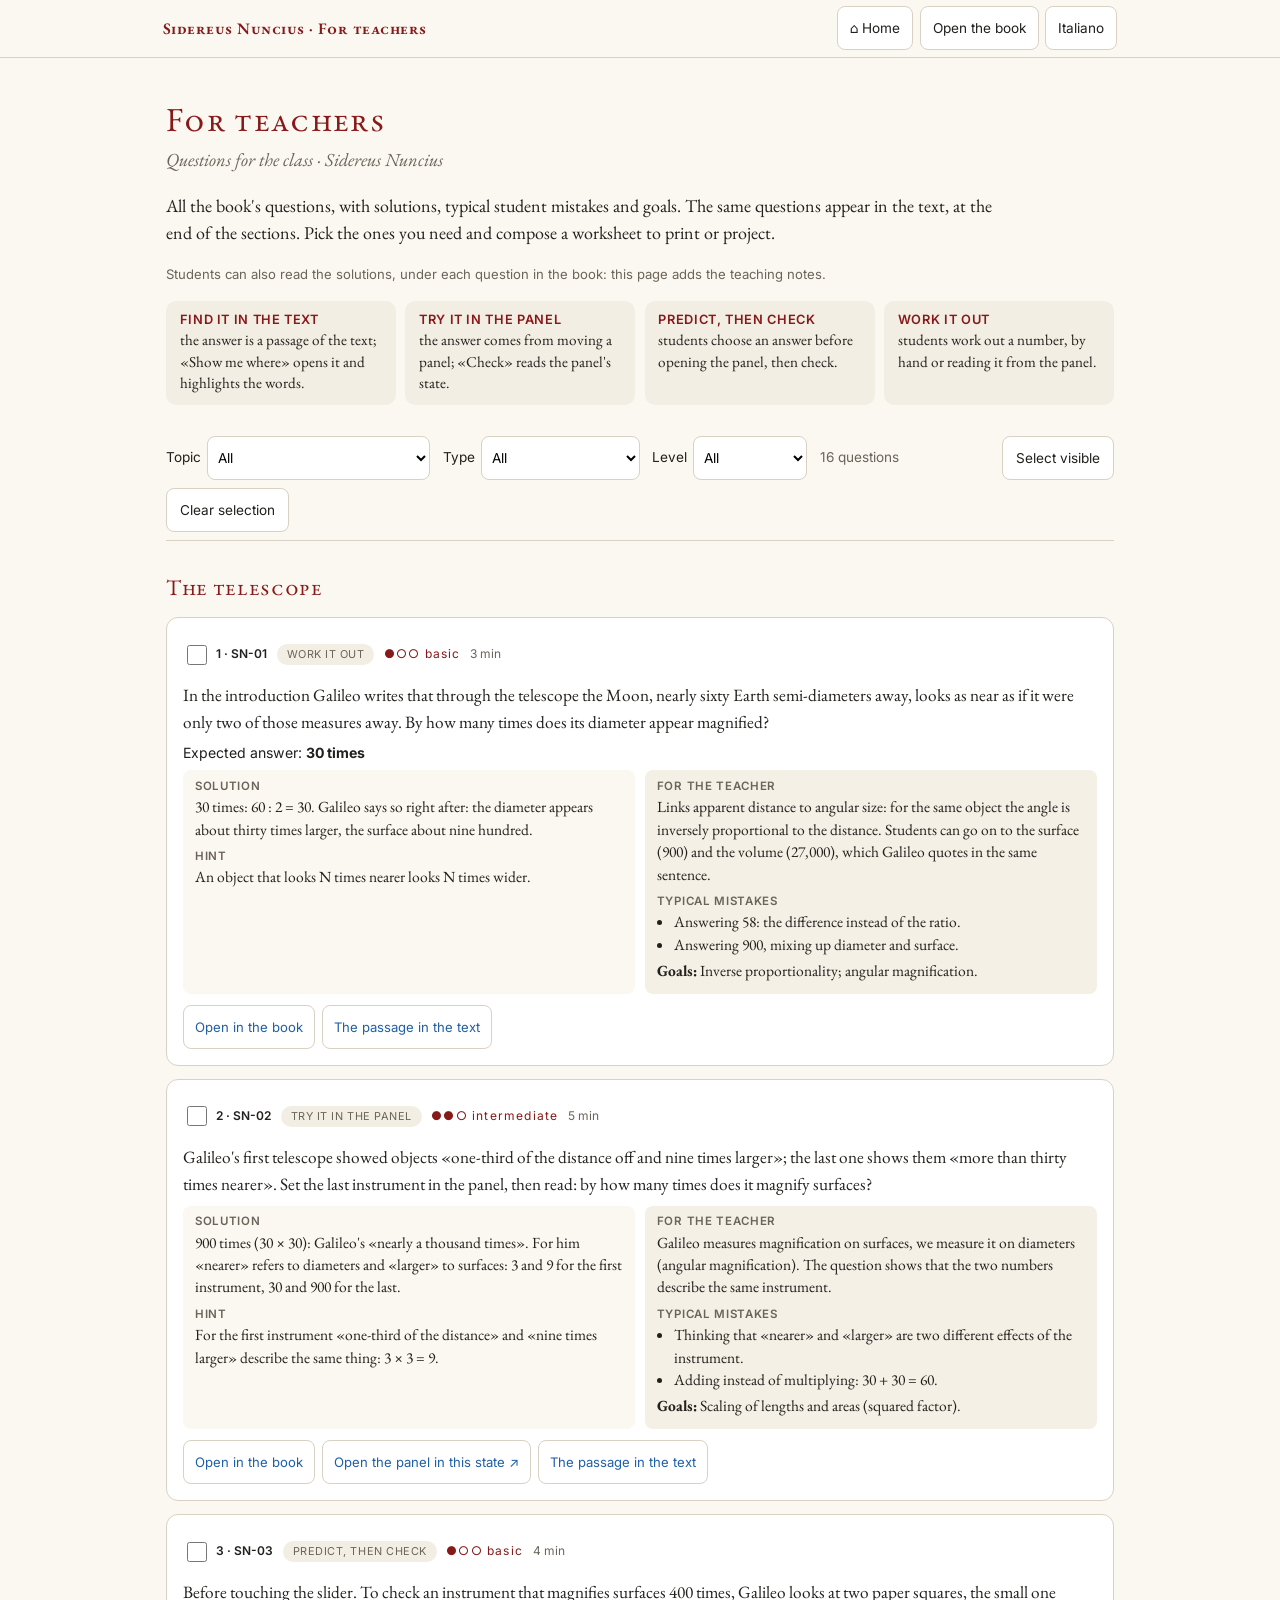
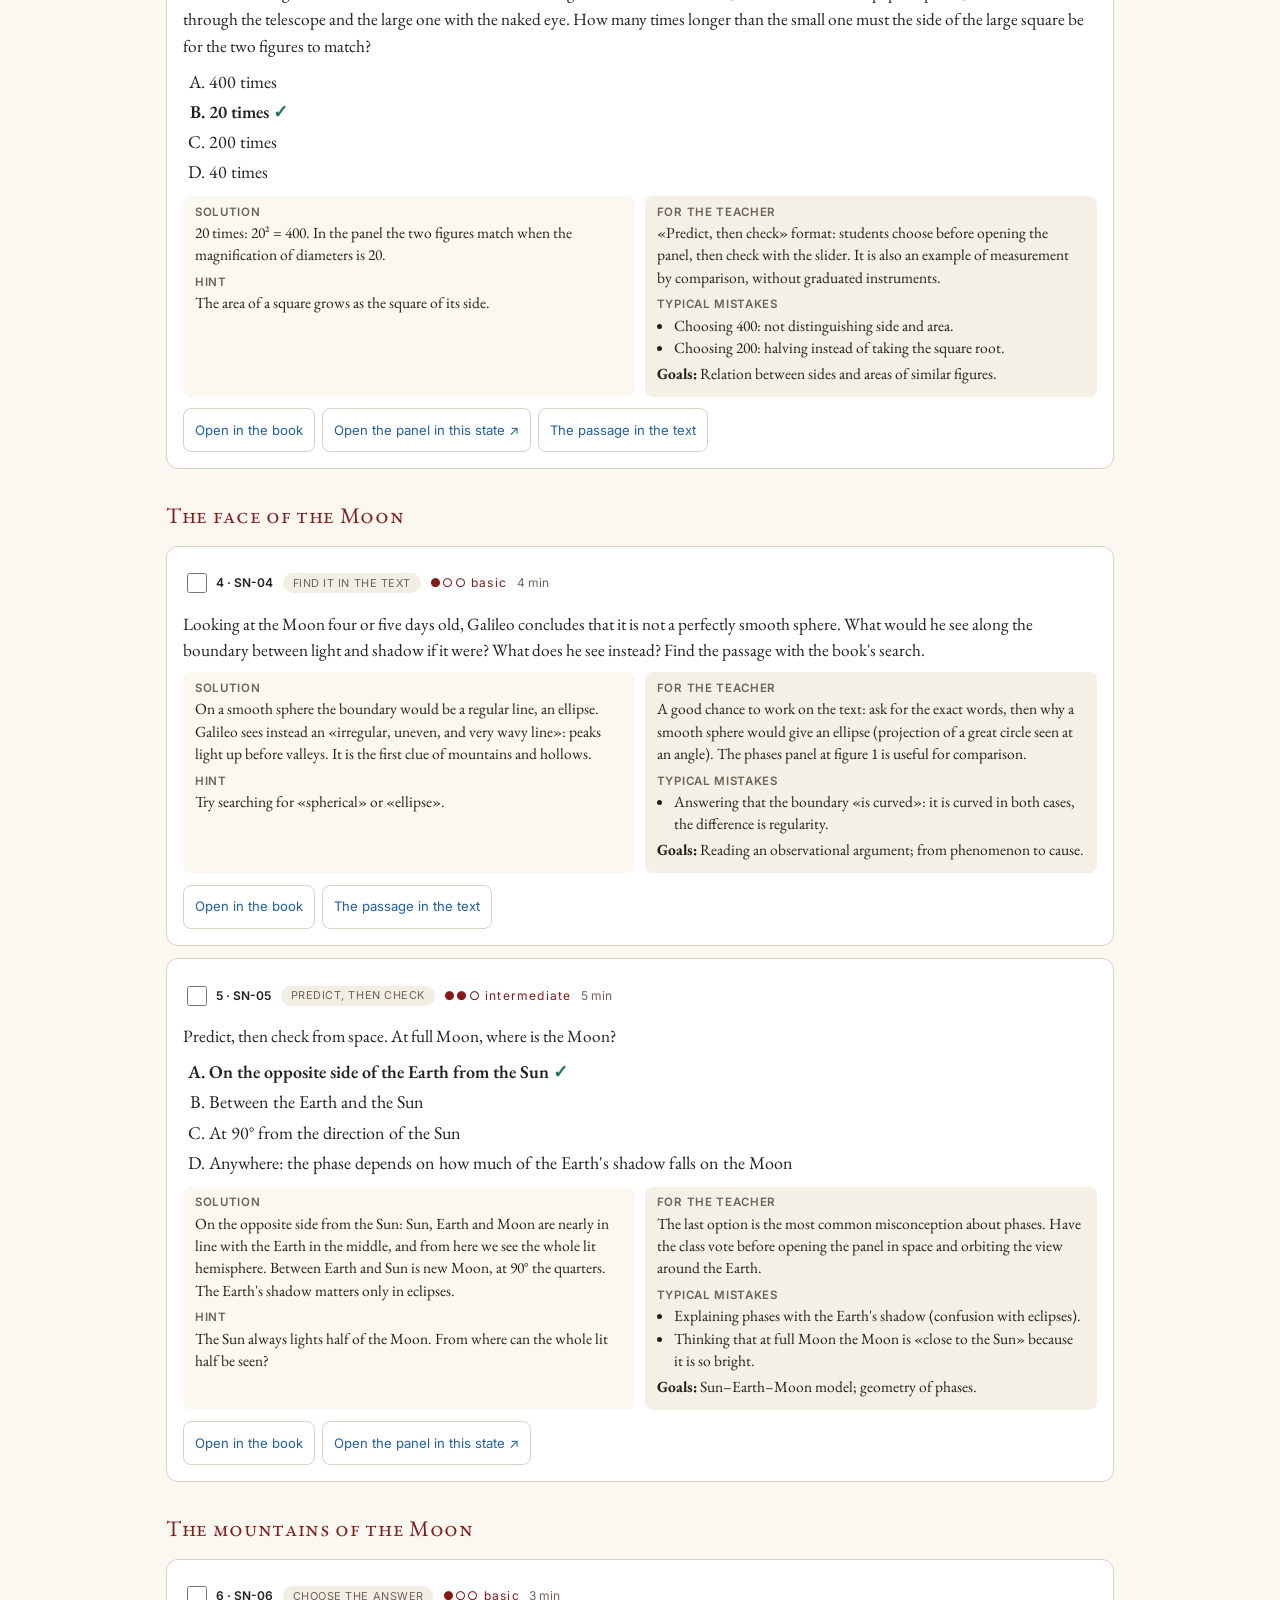
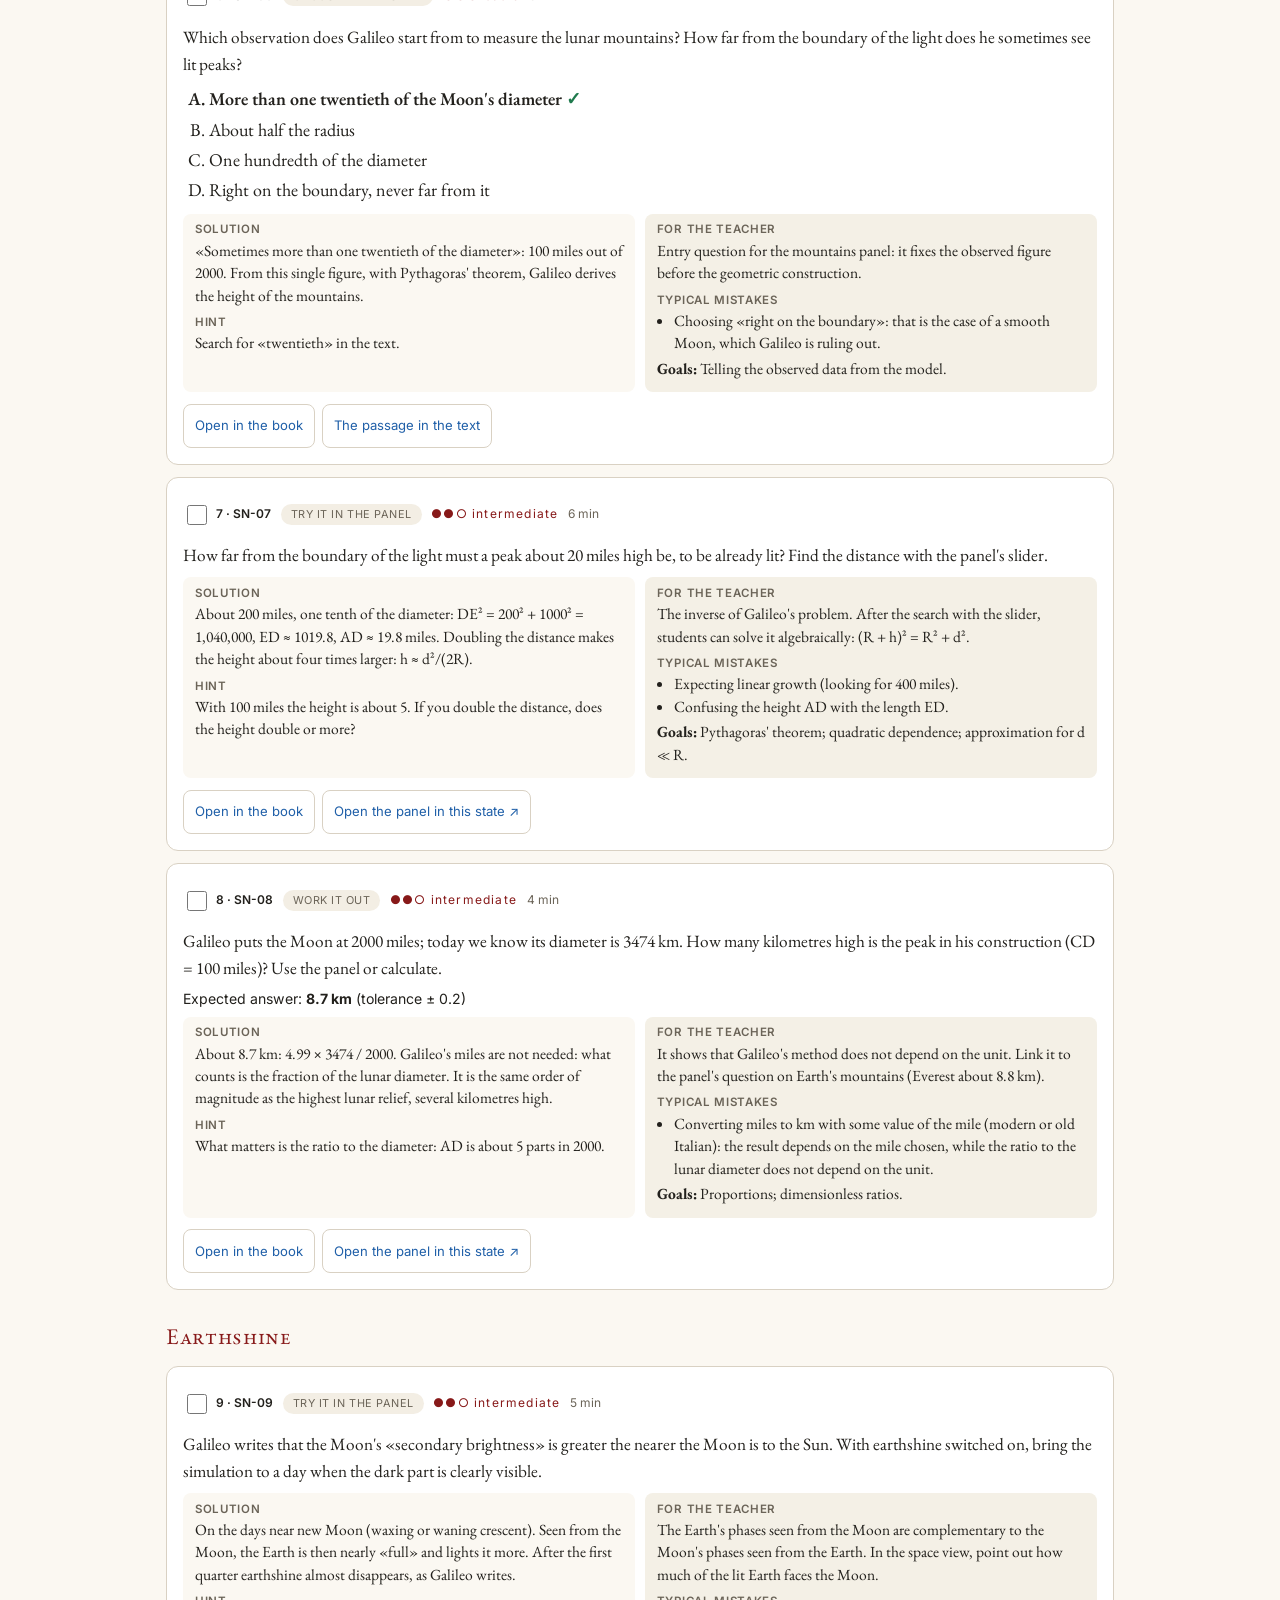
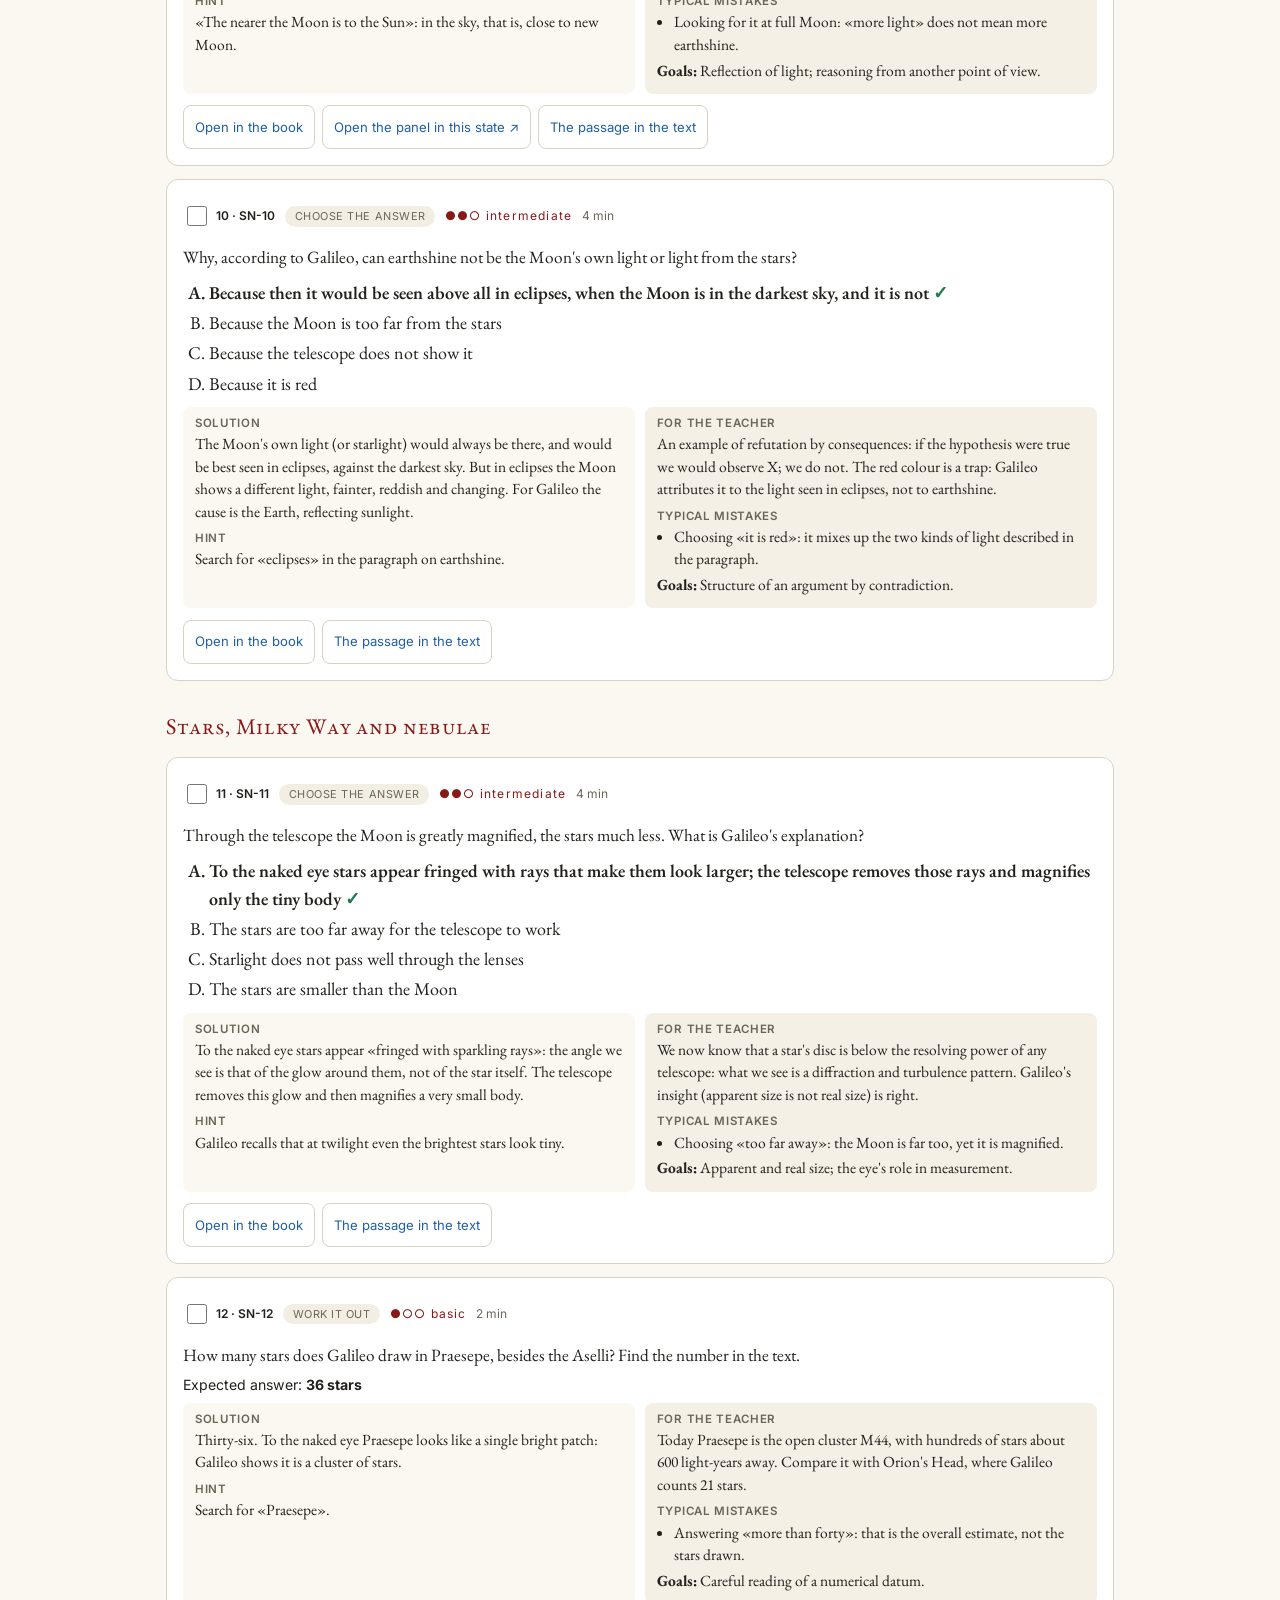
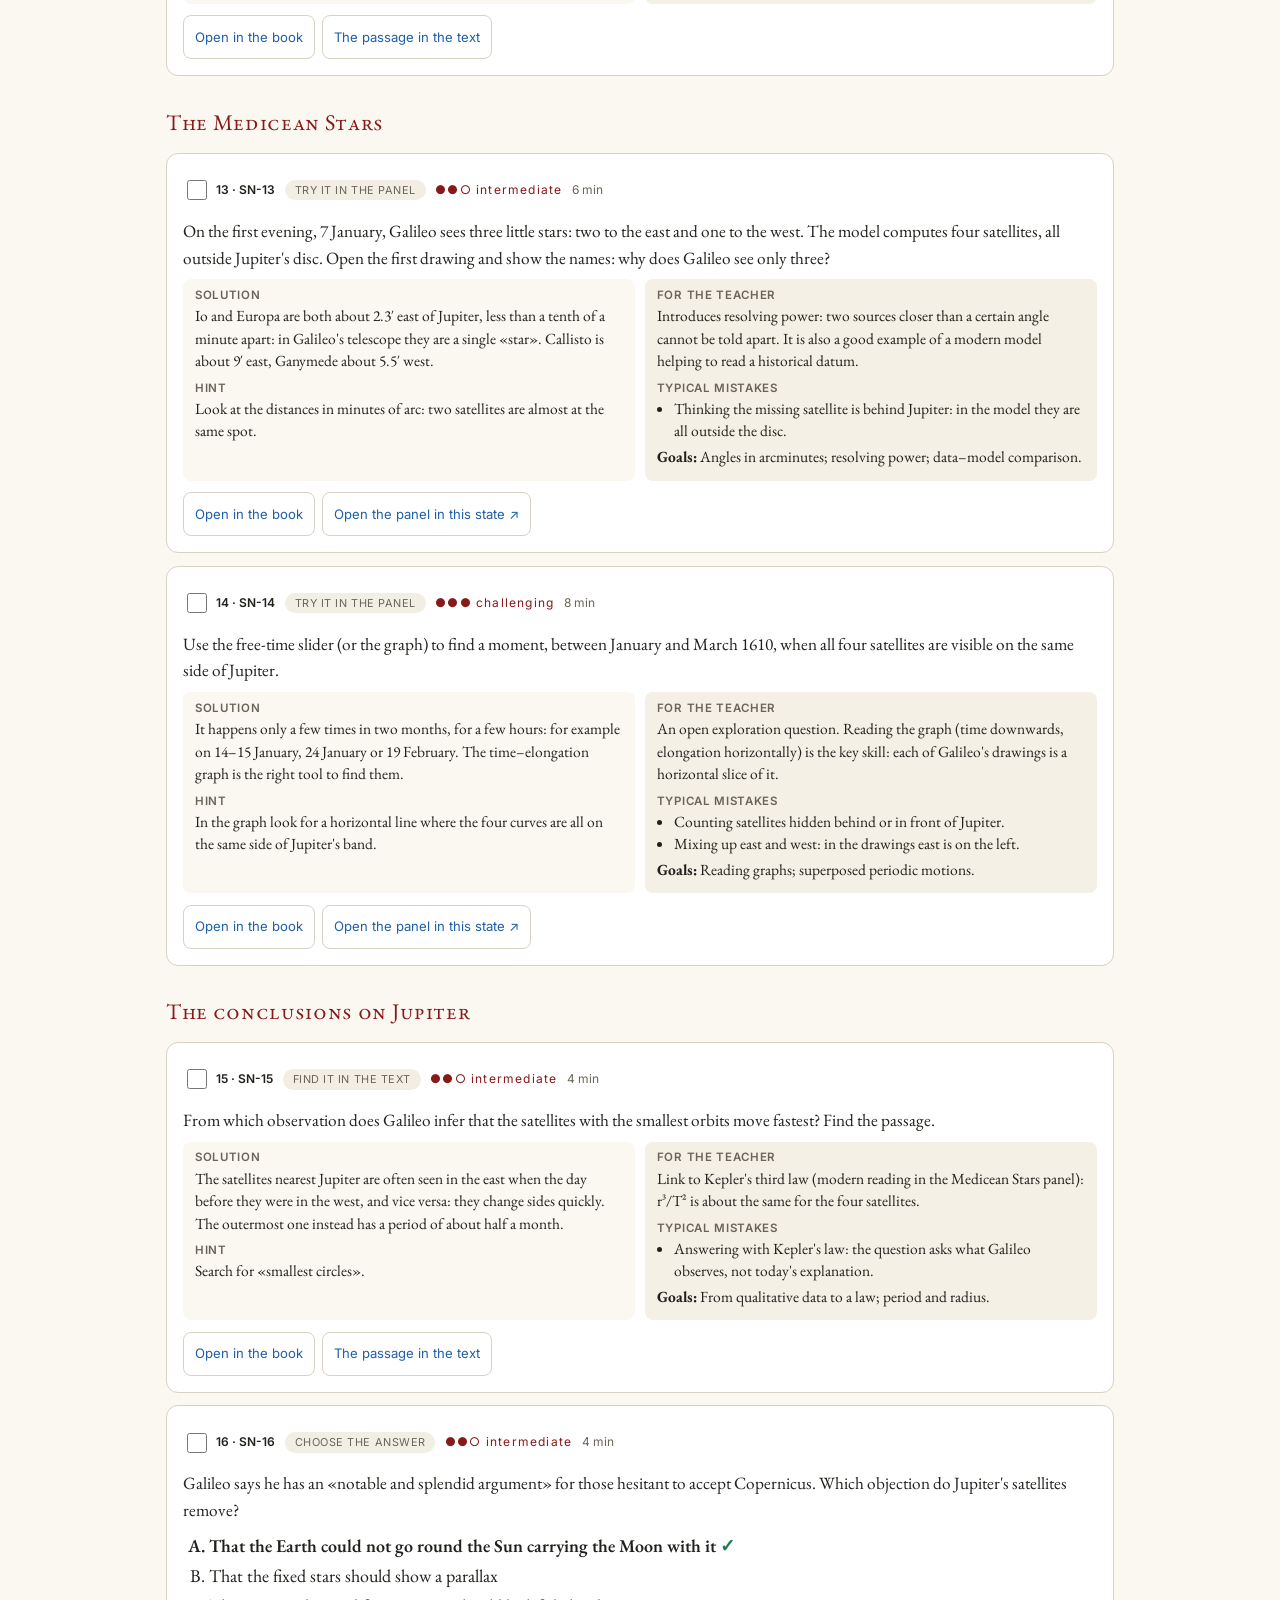
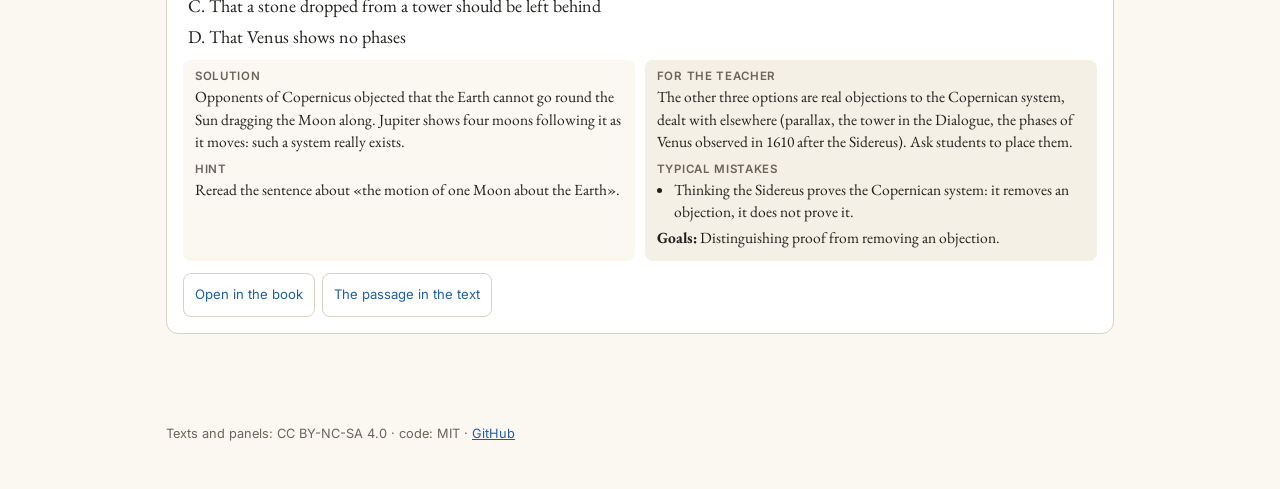
<file: sidereus_nuncius/interattivo/docenti.en.html>
<!DOCTYPE html>
<html lang="en">
<head>
<meta charset="utf-8">
<meta name="viewport" content="width=device-width, initial-scale=1">
<title>Sidereus Nuncius — For teachers</title>
<link rel="preconnect" href="https://fonts.googleapis.com">
<link rel="preconnect" href="https://fonts.gstatic.com" crossorigin>
<link href="https://fonts.googleapis.com/css2?family=EB+Garamond:ital,wght@0,400;0,600;1,400&family=Inter:wght@400;600&display=swap" rel="stylesheet">
<style>
:root{--carta:#fbf8f2;--carta2:#f3eee4;--inchiostro:#22201c;--rubrica:#871919;--attivo:#1f5fa8;--dato:#6b6458;--linea:#d9d1c3;--ok:#1f7a4d}
*{box-sizing:border-box}
body{margin:0;background:var(--carta);color:var(--inchiostro);font:18px/1.55 "EB Garamond",Georgia,serif}
.ui,button,select,input,label,summary,.barra,.filtri,.c-testa,.c-link,.badge{font-family:Inter,system-ui,-apple-system,"Segoe UI",sans-serif}
a{color:var(--attivo)}
:focus-visible{outline:3px solid #f0b400;outline-offset:2px}
.barra{position:sticky;top:0;z-index:5;background:rgba(251,248,242,.96);border-bottom:1px solid var(--linea);backdrop-filter:blur(4px)}
.barra .dentro{max-width:980px;margin:0 auto;display:flex;align-items:center;gap:.4rem;padding:.4rem .8rem;flex-wrap:wrap}
.barra .marchio{font:600 1rem "EB Garamond",serif;color:var(--rubrica);font-variant:small-caps;letter-spacing:.03em;margin-right:auto}
.barra a{font-size:.85rem;text-decoration:none;color:var(--inchiostro);border:1px solid var(--linea);border-radius:8px;padding:.5rem .75rem;min-height:44px;display:inline-flex;align-items:center;background:#fff}
main{max-width:980px;margin:0 auto;padding:1rem 1rem 4rem}
h1{font-weight:400;font-variant:small-caps;color:var(--rubrica);font-size:2.1rem;margin:1.2rem 0 0;letter-spacing:.04em}
.sotto{font-style:italic;color:var(--dato);margin:0 0 1rem;font-size:1.15rem}
.intro{max-width:46em}
.nota{font:.82rem/1.5 Inter,system-ui,sans-serif;color:var(--dato);max-width:52em}
.tipi{display:grid;grid-template-columns:repeat(auto-fit,minmax(210px,1fr));gap:.6rem;margin:1rem 0 1.4rem;padding:0;list-style:none}
.tipi li{background:var(--carta2);border-radius:10px;padding:.7rem .85rem;font-size:.95rem;line-height:1.4}
.tipi b{display:block;font:600 .8rem Inter,system-ui,sans-serif;text-transform:uppercase;letter-spacing:.05em;color:var(--rubrica);margin-bottom:.2rem}
.filtri{padding:.5rem 0;border-bottom:1px solid var(--linea);display:flex;flex-wrap:wrap;gap:.5rem .8rem;align-items:center;font-size:.85rem}
.filtri label{display:flex;align-items:center;gap:.35rem}
.filtri select{font-size:.85rem;min-height:44px;border:1px solid var(--linea);border-radius:8px;background:#fff;padding:.2rem .4rem;max-width:58vw}
.filtri .conta{color:var(--dato);margin-right:auto}
button.b{font-size:.85rem;border:1px solid var(--linea);background:#fff;border-radius:8px;padding:.45rem .8rem;cursor:pointer;min-height:44px;color:var(--inchiostro)}
button.b:hover{border-color:var(--attivo)}
button.b.pieno{background:var(--rubrica);border-color:var(--rubrica);color:#fff}
button.b:disabled{opacity:.5;cursor:default}
.tema-tit{font-weight:400;font-variant:small-caps;color:var(--rubrica);font-size:1.4rem;margin:1.8rem 0 .4rem;letter-spacing:.03em}
.carta{background:#fff;border:1px solid var(--linea);border-radius:12px;padding:.9rem 1rem 1rem;margin:.8rem 0;scroll-margin-top:72px}
#bComponi{position:fixed;right:16px;bottom:16px;z-index:6;box-shadow:0 4px 16px rgba(0,0,0,.22);font-size:.9rem;padding:.6rem 1rem}
#bComponi[hidden]{display:none}
.carta.scelta-on{border-color:var(--attivo);box-shadow:0 0 0 2px rgba(31,95,168,.15)}
.c-testa{display:flex;flex-wrap:wrap;gap:.35rem .6rem;align-items:center;font-size:.75rem;color:var(--dato)}
.c-sel{display:inline-flex;align-items:center;gap:.4rem;font-weight:600;color:var(--inchiostro);min-height:44px;cursor:pointer}
.c-sel input{width:20px;height:20px;accent-color:var(--attivo)}
.badge{background:var(--carta2);border-radius:99px;padding:.12rem .6rem;text-transform:uppercase;letter-spacing:.05em;font-size:.68rem}
.liv{color:var(--rubrica);letter-spacing:.1em}
.c-testo{font-size:1.08rem;margin:.35rem 0 .5rem}
.c-opz{margin:.2rem 0 .6rem;padding-left:1.6rem}
.c-opz li{margin:.15rem 0}
.c-opz li.giusta{font-weight:600}
.c-opz li.giusta::after{content:" ✓";color:var(--ok)}
.c-val{font:.88rem Inter,system-ui,sans-serif;margin:.2rem 0 .6rem}
.c-griglia{display:grid;grid-template-columns:1fr;gap:.6rem}
@media(min-width:760px){.c-griglia{grid-template-columns:1fr 1fr}}
.c-blocco{background:var(--carta);border-radius:8px;padding:.55rem .75rem;font-size:.97rem;line-height:1.45}
.c-blocco.doc{background:#f4f0e6}
.c-blocco h4{margin:0 0 .2rem;font:600 .72rem Inter,system-ui,sans-serif;text-transform:uppercase;letter-spacing:.06em;color:var(--dato)}
.c-blocco p{margin:.2rem 0}
.c-blocco ul{margin:.2rem 0;padding-left:1.1rem}
.c-link{display:flex;flex-wrap:wrap;gap:.4rem;margin:.7rem 0 0;font-size:.82rem}
.c-link a{border:1px solid var(--linea);border-radius:8px;padding:.45rem .7rem;text-decoration:none;min-height:44px;display:inline-flex;align-items:center}
.c-link a:hover{border-color:var(--attivo)}
#foglio{background:#fff;border:1px solid var(--linea);border-radius:12px;margin:1.2rem 0;padding:1rem 1.2rem}
#foglio .comandi{display:flex;flex-wrap:wrap;gap:.5rem .8rem;align-items:center;font-size:.85rem;border-bottom:1px solid var(--linea);padding-bottom:.6rem;margin-bottom:.8rem}
#foglio .comandi label{display:flex;align-items:center;gap:.4rem;min-height:44px}
#foglio .comandi input[type=checkbox]{width:20px;height:20px}
#fTitolo{font:600 1.5rem "EB Garamond",serif;color:var(--rubrica);border:0;border-bottom:1px dashed var(--linea);width:100%;background:transparent;font-variant:small-caps;padding:.1rem 0}
.f-dati{display:flex;flex-wrap:wrap;gap:.4rem 1.6rem;font:.85rem Inter,system-ui,sans-serif;margin:.6rem 0 1rem}
.f-dati span{flex:1 1 160px;border-bottom:1px solid #999;padding-bottom:.15rem}
.f-dom{margin:0 0 1.1rem;padding-left:1.5rem}
.f-dom>li{margin:0 0 1.1rem;break-inside:avoid}
.f-dom .f-op{list-style:none;padding:0;margin:.3rem 0}
.f-dom .f-op li::before{content:"☐  "}
.f-riga{border-bottom:1px solid #aaa;height:1.7em}
.f-dove{font:italic .8rem Inter,system-ui,sans-serif;color:var(--dato)}
.f-sol{break-before:page;border-top:2px solid var(--rubrica);padding-top:.6rem;margin-top:1.4rem}
.f-sol h2{font:600 1.1rem "EB Garamond",serif;color:var(--rubrica);font-variant:small-caps;margin:0 0 .4rem}
.f-sol li{margin:.3rem 0;font-size:.95rem}
.f-piede{font:.72rem Inter,system-ui,sans-serif;color:var(--dato);margin-top:1rem}
footer{max-width:980px;margin:0 auto;padding:1rem 1rem 3rem;font:.8rem Inter,system-ui,sans-serif;color:var(--dato)}
@media(max-width:600px){h1{font-size:1.6rem}.barra .marchio{display:none}.carta{padding:.8rem .75rem}}
@media print{
  body{background:#fff;font-size:12pt}
  body.stampa>*:not(main),body.stampa main>*:not(#foglio){display:none!important}
  #foglio{border:0;padding:0;margin:0}
  #foglio .comandi{display:none}
  #fTitolo{border:0}
}
</style>
</head>
<body>
<header class="barra"><div class="dentro"><span class="marchio">Sidereus Nuncius · For teachers</span>
<a href="../../index.html">⌂ Home</a><a href="index.en.html">Open the book</a><a href="docenti.html" hreflang="it">Italiano</a></div></header>
<main>
<h1>For teachers</h1>
<p class="sotto">Questions for the class · <i>Sidereus Nuncius</i></p>
<p class="intro">All the book's questions, with solutions, typical student mistakes and goals. The same questions appear in the text, at the end of the sections. Pick the ones you need and compose a worksheet to print or project.</p>
<p class="nota">Students can also read the solutions, under each question in the book: this page adds the teaching notes.</p>
<h2 class="tema-tit" style="margin-top:1.2rem">Four ways to question the book</h2><ul class="tipi"><li><b>Find it in the text</b>the answer is a passage of the text; «Show me where» opens it and highlights the words.</li><li><b>Try it in the panel</b>the answer comes from moving a panel; «Check» reads the panel's state.</li><li><b>Predict, then check</b>students choose an answer before opening the panel, then check.</li><li><b>Work it out</b>students work out a number, by hand or reading it from the panel.</li></ul>
<div class="filtri ui"><label>Topic <select id="fTema"><option value="">All</option><option value="cannocchiale">The telescope</option><option value="luna">The face of the Moon</option><option value="monti">The mountains of the Moon</option><option value="cinerea">Earthshine</option><option value="stelle">Stars, Milky Way and nebulae</option><option value="giove">The Medicean Stars</option><option value="conclusioni">The conclusions on Jupiter</option></select></label><label>Type <select id="fTipo"><option value="">All</option><option value="numero">Work it out</option><option value="scheda">Try it in the panel</option><option value="prevedi">Predict, then check</option><option value="testo">Find it in the text</option><option value="scelta">Choose the answer</option></select></label><label>Level <select id="fLiv"><option value="">All</option><option value="1">basic</option><option value="2">intermediate</option><option value="3">challenging</option></select></label><span class="conta" id="conta"></span><button class="b" id="bVis">Select visible</button><button class="b" id="bDesel">Clear selection</button></div><button class="b pieno" id="bComponi" hidden></button>
<section id="foglio" hidden aria-label="Worksheet"><div class="comandi ui"><label><input type="checkbox" id="fConSol"> Add the solutions at the end</label><button class="b pieno" id="fStampa">Print</button><button class="b" id="fChiudi">Close</button></div><input id="fTitolo" value="Worksheet — Sidereus Nuncius" aria-label="Worksheet"><div class="f-dati"><span>Name:</span><span>Class:</span><span>Date:</span></div><ol class="f-dom" id="fDom"></ol><p class="f-piede">The interactive book: <span id="fLink"></span></p><div class="f-sol" id="fSol" hidden></div></section>
<h2 class="tema-tit" data-tema="cannocchiale">The telescope</h2>
<article class="carta" id="SN-01" data-tema="cannocchiale" data-tipo="numero" data-liv="1"><div class="c-testa"><label class="c-sel"><input type="checkbox" aria-label="In the worksheet: SN-01"> 1 · SN-01</label><span class="badge">Work it out</span><span class="liv" title="level">●○○ basic</span><span>3 min</span></div><p class="c-testo">In the introduction Galileo writes that through the telescope the Moon, nearly sixty Earth semi-diameters away, looks as near as if it were only two of those measures away. By how many times does its diameter appear magnified?</p><p class="c-val">Expected answer: <b>30 times</b></p><div class="c-griglia"><div class="c-blocco"><h4>Solution</h4><p>30 times: 60 : 2 = 30. Galileo says so right after: the diameter appears about thirty times larger, the surface about nine hundred.</p><h4 style="margin-top:.5rem">Hint</h4><p>An object that looks N times nearer looks N times wider.</p></div><div class="c-blocco doc"><h4>For the teacher</h4><p>Links apparent distance to angular size: for the same object the angle is inversely proportional to the distance. Students can go on to the surface (900) and the volume (27,000), which Galileo quotes in the same sentence.</p><h4 style="margin-top:.5rem">Typical mistakes</h4><ul><li>Answering 58: the difference instead of the ratio.</li><li>Answering 900, mixing up diameter and surface.</li></ul><p><b>Goals:</b> Inverse proportionality; angular magnification.</p></div></div><p class="c-link"><a href="index.en.html#SN-01">Open in the book</a><a href="index.en.html#p004">The passage in the text</a></p></article>
<article class="carta" id="SN-02" data-tema="cannocchiale" data-tipo="scheda" data-liv="2"><div class="c-testa"><label class="c-sel"><input type="checkbox" aria-label="In the worksheet: SN-02"> 2 · SN-02</label><span class="badge">Try it in the panel</span><span class="liv" title="level">●●○ intermediate</span><span>5 min</span></div><p class="c-testo">Galileo&#x27;s first telescope showed objects «one-third of the distance off and nine times larger»; the last one shows them «more than thirty times nearer». Set the last instrument in the panel, then read: by how many times does it magnify surfaces?</p><div class="c-griglia"><div class="c-blocco"><h4>Solution</h4><p>900 times (30 × 30): Galileo&#x27;s «nearly a thousand times». For him «nearer» refers to diameters and «larger» to surfaces: 3 and 9 for the first instrument, 30 and 900 for the last.</p><h4 style="margin-top:.5rem">Hint</h4><p>For the first instrument «one-third of the distance» and «nine times larger» describe the same thing: 3 × 3 = 9.</p></div><div class="c-blocco doc"><h4>For the teacher</h4><p>Galileo measures magnification on surfaces, we measure it on diameters (angular magnification). The question shows that the two numbers describe the same instrument.</p><h4 style="margin-top:.5rem">Typical mistakes</h4><ul><li>Thinking that «nearer» and «larger» are two different effects of the instrument.</li><li>Adding instead of multiplying: 30 + 30 = 60.</li></ul><p><b>Goals:</b> Scaling of lengths and areas (squared factor).</p></div></div><p class="c-link"><a href="index.en.html#SN-02">Open in the book</a><a href="index.en.html#scheda=cannocchiale&amp;m=3">Open the panel in this state ↗</a><a href="index.en.html#p008">The passage in the text</a></p></article>
<article class="carta" id="SN-03" data-tema="cannocchiale" data-tipo="prevedi" data-liv="1"><div class="c-testa"><label class="c-sel"><input type="checkbox" aria-label="In the worksheet: SN-03"> 3 · SN-03</label><span class="badge">Predict, then check</span><span class="liv" title="level">●○○ basic</span><span>4 min</span></div><p class="c-testo">Before touching the slider. To check an instrument that magnifies surfaces 400 times, Galileo looks at two paper squares, the small one through the telescope and the large one with the naked eye. How many times longer than the small one must the side of the large square be for the two figures to match?</p><ol class="c-opz" type="A"><li>400 times</li><li class="giusta">20 times</li><li>200 times</li><li>40 times</li></ol><div class="c-griglia"><div class="c-blocco"><h4>Solution</h4><p>20 times: 20² = 400. In the panel the two figures match when the magnification of diameters is 20.</p><h4 style="margin-top:.5rem">Hint</h4><p>The area of a square grows as the square of its side.</p></div><div class="c-blocco doc"><h4>For the teacher</h4><p>«Predict, then check» format: students choose before opening the panel, then check with the slider. It is also an example of measurement by comparison, without graduated instruments.</p><h4 style="margin-top:.5rem">Typical mistakes</h4><ul><li>Choosing 400: not distinguishing side and area.</li><li>Choosing 200: halving instead of taking the square root.</li></ul><p><b>Goals:</b> Relation between sides and areas of similar figures.</p></div></div><p class="c-link"><a href="index.en.html#SN-03">Open in the book</a><a href="index.en.html#scheda=cannocchiale&amp;m=8">Open the panel in this state ↗</a><a href="index.en.html#p008">The passage in the text</a></p></article>
<h2 class="tema-tit" data-tema="luna">The face of the Moon</h2>
<article class="carta" id="SN-04" data-tema="luna" data-tipo="testo" data-liv="1"><div class="c-testa"><label class="c-sel"><input type="checkbox" aria-label="In the worksheet: SN-04"> 4 · SN-04</label><span class="badge">Find it in the text</span><span class="liv" title="level">●○○ basic</span><span>4 min</span></div><p class="c-testo">Looking at the Moon four or five days old, Galileo concludes that it is not a perfectly smooth sphere. What would he see along the boundary between light and shadow if it were? What does he see instead? Find the passage with the book&#x27;s search.</p><div class="c-griglia"><div class="c-blocco"><h4>Solution</h4><p>On a smooth sphere the boundary would be a regular line, an ellipse. Galileo sees instead an «irregular, uneven, and very wavy line»: peaks light up before valleys. It is the first clue of mountains and hollows.</p><h4 style="margin-top:.5rem">Hint</h4><p>Try searching for «spherical» or «ellipse».</p></div><div class="c-blocco doc"><h4>For the teacher</h4><p>A good chance to work on the text: ask for the exact words, then why a smooth sphere would give an ellipse (projection of a great circle seen at an angle). The phases panel at figure 1 is useful for comparison.</p><h4 style="margin-top:.5rem">Typical mistakes</h4><ul><li>Answering that the boundary «is curved»: it is curved in both cases, the difference is regularity.</li></ul><p><b>Goals:</b> Reading an observational argument; from phenomenon to cause.</p></div></div><p class="c-link"><a href="index.en.html#SN-04">Open in the book</a><a href="index.en.html#p012">The passage in the text</a></p></article>
<article class="carta" id="SN-05" data-tema="luna" data-tipo="prevedi" data-liv="2"><div class="c-testa"><label class="c-sel"><input type="checkbox" aria-label="In the worksheet: SN-05"> 5 · SN-05</label><span class="badge">Predict, then check</span><span class="liv" title="level">●●○ intermediate</span><span>5 min</span></div><p class="c-testo">Predict, then check from space. At full Moon, where is the Moon?</p><ol class="c-opz" type="A"><li class="giusta">On the opposite side of the Earth from the Sun</li><li>Between the Earth and the Sun</li><li>At 90° from the direction of the Sun</li><li>Anywhere: the phase depends on how much of the Earth&#x27;s shadow falls on the Moon</li></ol><div class="c-griglia"><div class="c-blocco"><h4>Solution</h4><p>On the opposite side from the Sun: Sun, Earth and Moon are nearly in line with the Earth in the middle, and from here we see the whole lit hemisphere. Between Earth and Sun is new Moon, at 90° the quarters. The Earth&#x27;s shadow matters only in eclipses.</p><h4 style="margin-top:.5rem">Hint</h4><p>The Sun always lights half of the Moon. From where can the whole lit half be seen?</p></div><div class="c-blocco doc"><h4>For the teacher</h4><p>The last option is the most common misconception about phases. Have the class vote before opening the panel in space and orbiting the view around the Earth.</p><h4 style="margin-top:.5rem">Typical mistakes</h4><ul><li>Explaining phases with the Earth&#x27;s shadow (confusion with eclipses).</li><li>Thinking that at full Moon the Moon is «close to the Sun» because it is so bright.</li></ul><p><b>Goals:</b> Sun–Earth–Moon model; geometry of phases.</p></div></div><p class="c-link"><a href="index.en.html#SN-05">Open in the book</a><a href="index.en.html#scheda=fasi&amp;giorno=14.8&amp;vista=spazio">Open the panel in this state ↗</a></p></article>
<h2 class="tema-tit" data-tema="monti">The mountains of the Moon</h2>
<article class="carta" id="SN-06" data-tema="monti" data-tipo="scelta" data-liv="1"><div class="c-testa"><label class="c-sel"><input type="checkbox" aria-label="In the worksheet: SN-06"> 6 · SN-06</label><span class="badge">Choose the answer</span><span class="liv" title="level">●○○ basic</span><span>3 min</span></div><p class="c-testo">Which observation does Galileo start from to measure the lunar mountains? How far from the boundary of the light does he sometimes see lit peaks?</p><ol class="c-opz" type="A"><li class="giusta">More than one twentieth of the Moon&#x27;s diameter</li><li>About half the radius</li><li>One hundredth of the diameter</li><li>Right on the boundary, never far from it</li></ol><div class="c-griglia"><div class="c-blocco"><h4>Solution</h4><p>«Sometimes more than one twentieth of the diameter»: 100 miles out of 2000. From this single figure, with Pythagoras&#x27; theorem, Galileo derives the height of the mountains.</p><h4 style="margin-top:.5rem">Hint</h4><p>Search for «twentieth» in the text.</p></div><div class="c-blocco doc"><h4>For the teacher</h4><p>Entry question for the mountains panel: it fixes the observed figure before the geometric construction.</p><h4 style="margin-top:.5rem">Typical mistakes</h4><ul><li>Choosing «right on the boundary»: that is the case of a smooth Moon, which Galileo is ruling out.</li></ul><p><b>Goals:</b> Telling the observed data from the model.</p></div></div><p class="c-link"><a href="index.en.html#SN-06">Open in the book</a><a href="index.en.html#p020">The passage in the text</a></p></article>
<article class="carta" id="SN-07" data-tema="monti" data-tipo="scheda" data-liv="2"><div class="c-testa"><label class="c-sel"><input type="checkbox" aria-label="In the worksheet: SN-07"> 7 · SN-07</label><span class="badge">Try it in the panel</span><span class="liv" title="level">●●○ intermediate</span><span>6 min</span></div><p class="c-testo">How far from the boundary of the light must a peak about 20 miles high be, to be already lit? Find the distance with the panel&#x27;s slider.</p><div class="c-griglia"><div class="c-blocco"><h4>Solution</h4><p>About 200 miles, one tenth of the diameter: DE² = 200² + 1000² = 1,040,000, ED ≈ 1019.8, AD ≈ 19.8 miles. Doubling the distance makes the height about four times larger: h ≈ d²/(2R).</p><h4 style="margin-top:.5rem">Hint</h4><p>With 100 miles the height is about 5. If you double the distance, does the height double or more?</p></div><div class="c-blocco doc"><h4>For the teacher</h4><p>The inverse of Galileo&#x27;s problem. After the search with the slider, students can solve it algebraically: (R + h)² = R² + d².</p><h4 style="margin-top:.5rem">Typical mistakes</h4><ul><li>Expecting linear growth (looking for 400 miles).</li><li>Confusing the height AD with the length ED.</li></ul><p><b>Goals:</b> Pythagoras&#x27; theorem; quadratic dependence; approximation for d ≪ R.</p></div></div><p class="c-link"><a href="index.en.html#SN-07">Open in the book</a><a href="index.en.html#scheda=luna&amp;cd=100">Open the panel in this state ↗</a></p></article>
<article class="carta" id="SN-08" data-tema="monti" data-tipo="numero" data-liv="2"><div class="c-testa"><label class="c-sel"><input type="checkbox" aria-label="In the worksheet: SN-08"> 8 · SN-08</label><span class="badge">Work it out</span><span class="liv" title="level">●●○ intermediate</span><span>4 min</span></div><p class="c-testo">Galileo puts the Moon at 2000 miles; today we know its diameter is 3474 km. How many kilometres high is the peak in his construction (CD = 100 miles)? Use the panel or calculate.</p><p class="c-val">Expected answer: <b>8.7 km</b> (tolerance ± 0.2)</p><div class="c-griglia"><div class="c-blocco"><h4>Solution</h4><p>About 8.7 km: 4.99 × 3474 / 2000. Galileo&#x27;s miles are not needed: what counts is the fraction of the lunar diameter. It is the same order of magnitude as the highest lunar relief, several kilometres high.</p><h4 style="margin-top:.5rem">Hint</h4><p>What matters is the ratio to the diameter: AD is about 5 parts in 2000.</p></div><div class="c-blocco doc"><h4>For the teacher</h4><p>It shows that Galileo&#x27;s method does not depend on the unit. Link it to the panel&#x27;s question on Earth&#x27;s mountains (Everest about 8.8 km).</p><h4 style="margin-top:.5rem">Typical mistakes</h4><ul><li>Converting miles to km with some value of the mile (modern or old Italian): the result depends on the mile chosen, while the ratio to the lunar diameter does not depend on the unit.</li></ul><p><b>Goals:</b> Proportions; dimensionless ratios.</p></div></div><p class="c-link"><a href="index.en.html#SN-08">Open in the book</a><a href="index.en.html#scheda=luna&amp;cd=100">Open the panel in this state ↗</a></p></article>
<h2 class="tema-tit" data-tema="cinerea">Earthshine</h2>
<article class="carta" id="SN-09" data-tema="cinerea" data-tipo="scheda" data-liv="2"><div class="c-testa"><label class="c-sel"><input type="checkbox" aria-label="In the worksheet: SN-09"> 9 · SN-09</label><span class="badge">Try it in the panel</span><span class="liv" title="level">●●○ intermediate</span><span>5 min</span></div><p class="c-testo">Galileo writes that the Moon&#x27;s «secondary brightness» is greater the nearer the Moon is to the Sun. With earthshine switched on, bring the simulation to a day when the dark part is clearly visible.</p><div class="c-griglia"><div class="c-blocco"><h4>Solution</h4><p>On the days near new Moon (waxing or waning crescent). Seen from the Moon, the Earth is then nearly «full» and lights it more. After the first quarter earthshine almost disappears, as Galileo writes.</p><h4 style="margin-top:.5rem">Hint</h4><p>«The nearer the Moon is to the Sun»: in the sky, that is, close to new Moon.</p></div><div class="c-blocco doc"><h4>For the teacher</h4><p>The Earth&#x27;s phases seen from the Moon are complementary to the Moon&#x27;s phases seen from the Earth. In the space view, point out how much of the lit Earth faces the Moon.</p><h4 style="margin-top:.5rem">Typical mistakes</h4><ul><li>Looking for it at full Moon: «more light» does not mean more earthshine.</li></ul><p><b>Goals:</b> Reflection of light; reasoning from another point of view.</p></div></div><p class="c-link"><a href="index.en.html#SN-09">Open in the book</a><a href="index.en.html#scheda=fasi&amp;giorno=14.8&amp;vista=terra&amp;cinerea=true">Open the panel in this state ↗</a><a href="index.en.html#p022">The passage in the text</a></p></article>
<article class="carta" id="SN-10" data-tema="cinerea" data-tipo="scelta" data-liv="2"><div class="c-testa"><label class="c-sel"><input type="checkbox" aria-label="In the worksheet: SN-10"> 10 · SN-10</label><span class="badge">Choose the answer</span><span class="liv" title="level">●●○ intermediate</span><span>4 min</span></div><p class="c-testo">Why, according to Galileo, can earthshine not be the Moon&#x27;s own light or light from the stars?</p><ol class="c-opz" type="A"><li class="giusta">Because then it would be seen above all in eclipses, when the Moon is in the darkest sky, and it is not</li><li>Because the Moon is too far from the stars</li><li>Because the telescope does not show it</li><li>Because it is red</li></ol><div class="c-griglia"><div class="c-blocco"><h4>Solution</h4><p>The Moon&#x27;s own light (or starlight) would always be there, and would be best seen in eclipses, against the darkest sky. But in eclipses the Moon shows a different light, fainter, reddish and changing. For Galileo the cause is the Earth, reflecting sunlight.</p><h4 style="margin-top:.5rem">Hint</h4><p>Search for «eclipses» in the paragraph on earthshine.</p></div><div class="c-blocco doc"><h4>For the teacher</h4><p>An example of refutation by consequences: if the hypothesis were true we would observe X; we do not. The red colour is a trap: Galileo attributes it to the light seen in eclipses, not to earthshine.</p><h4 style="margin-top:.5rem">Typical mistakes</h4><ul><li>Choosing «it is red»: it mixes up the two kinds of light described in the paragraph.</li></ul><p><b>Goals:</b> Structure of an argument by contradiction.</p></div></div><p class="c-link"><a href="index.en.html#SN-10">Open in the book</a><a href="index.en.html#p022">The passage in the text</a></p></article>
<h2 class="tema-tit" data-tema="stelle">Stars, Milky Way and nebulae</h2>
<article class="carta" id="SN-11" data-tema="stelle" data-tipo="scelta" data-liv="2"><div class="c-testa"><label class="c-sel"><input type="checkbox" aria-label="In the worksheet: SN-11"> 11 · SN-11</label><span class="badge">Choose the answer</span><span class="liv" title="level">●●○ intermediate</span><span>4 min</span></div><p class="c-testo">Through the telescope the Moon is greatly magnified, the stars much less. What is Galileo&#x27;s explanation?</p><ol class="c-opz" type="A"><li class="giusta">To the naked eye stars appear fringed with rays that make them look larger; the telescope removes those rays and magnifies only the tiny body</li><li>The stars are too far away for the telescope to work</li><li>Starlight does not pass well through the lenses</li><li>The stars are smaller than the Moon</li></ol><div class="c-griglia"><div class="c-blocco"><h4>Solution</h4><p>To the naked eye stars appear «fringed with sparkling rays»: the angle we see is that of the glow around them, not of the star itself. The telescope removes this glow and then magnifies a very small body.</p><h4 style="margin-top:.5rem">Hint</h4><p>Galileo recalls that at twilight even the brightest stars look tiny.</p></div><div class="c-blocco doc"><h4>For the teacher</h4><p>We now know that a star&#x27;s disc is below the resolving power of any telescope: what we see is a diffraction and turbulence pattern. Galileo&#x27;s insight (apparent size is not real size) is right.</p><h4 style="margin-top:.5rem">Typical mistakes</h4><ul><li>Choosing «too far away»: the Moon is far too, yet it is magnified.</li></ul><p><b>Goals:</b> Apparent and real size; the eye&#x27;s role in measurement.</p></div></div><p class="c-link"><a href="index.en.html#SN-11">Open in the book</a><a href="index.en.html#p023">The passage in the text</a></p></article>
<article class="carta" id="SN-12" data-tema="stelle" data-tipo="numero" data-liv="1"><div class="c-testa"><label class="c-sel"><input type="checkbox" aria-label="In the worksheet: SN-12"> 12 · SN-12</label><span class="badge">Work it out</span><span class="liv" title="level">●○○ basic</span><span>2 min</span></div><p class="c-testo">How many stars does Galileo draw in Praesepe, besides the Aselli? Find the number in the text.</p><p class="c-val">Expected answer: <b>36 stars</b></p><div class="c-griglia"><div class="c-blocco"><h4>Solution</h4><p>Thirty-six. To the naked eye Praesepe looks like a single bright patch: Galileo shows it is a cluster of stars.</p><h4 style="margin-top:.5rem">Hint</h4><p>Search for «Praesepe».</p></div><div class="c-blocco doc"><h4>For the teacher</h4><p>Today Praesepe is the open cluster M44, with hundreds of stars about 600 light-years away. Compare it with Orion&#x27;s Head, where Galileo counts 21 stars.</p><h4 style="margin-top:.5rem">Typical mistakes</h4><ul><li>Answering «more than forty»: that is the overall estimate, not the stars drawn.</li></ul><p><b>Goals:</b> Careful reading of a numerical datum.</p></div></div><p class="c-link"><a href="index.en.html#SN-12">Open in the book</a><a href="index.en.html#p028">The passage in the text</a></p></article>
<h2 class="tema-tit" data-tema="giove">The Medicean Stars</h2>
<article class="carta" id="SN-13" data-tema="giove" data-tipo="scheda" data-liv="2"><div class="c-testa"><label class="c-sel"><input type="checkbox" aria-label="In the worksheet: SN-13"> 13 · SN-13</label><span class="badge">Try it in the panel</span><span class="liv" title="level">●●○ intermediate</span><span>6 min</span></div><p class="c-testo">On the first evening, 7 January, Galileo sees three little stars: two to the east and one to the west. The model computes four satellites, all outside Jupiter&#x27;s disc. Open the first drawing and show the names: why does Galileo see only three?</p><div class="c-griglia"><div class="c-blocco"><h4>Solution</h4><p>Io and Europa are both about 2.3′ east of Jupiter, less than a tenth of a minute apart: in Galileo&#x27;s telescope they are a single «star». Callisto is about 9′ east, Ganymede about 5.5′ west.</p><h4 style="margin-top:.5rem">Hint</h4><p>Look at the distances in minutes of arc: two satellites are almost at the same spot.</p></div><div class="c-blocco doc"><h4>For the teacher</h4><p>Introduces resolving power: two sources closer than a certain angle cannot be told apart. It is also a good example of a modern model helping to read a historical datum.</p><h4 style="margin-top:.5rem">Typical mistakes</h4><ul><li>Thinking the missing satellite is behind Jupiter: in the model they are all outside the disc.</li></ul><p><b>Goals:</b> Angles in arcminutes; resolving power; data–model comparison.</p></div></div><p class="c-link"><a href="index.en.html#SN-13">Open in the book</a><a href="index.en.html#scheda=giove&amp;disegno=1&amp;nomi=false">Open the panel in this state ↗</a></p></article>
<article class="carta" id="SN-14" data-tema="giove" data-tipo="scheda" data-liv="3"><div class="c-testa"><label class="c-sel"><input type="checkbox" aria-label="In the worksheet: SN-14"> 14 · SN-14</label><span class="badge">Try it in the panel</span><span class="liv" title="level">●●● challenging</span><span>8 min</span></div><p class="c-testo">Use the free-time slider (or the graph) to find a moment, between January and March 1610, when all four satellites are visible on the same side of Jupiter.</p><div class="c-griglia"><div class="c-blocco"><h4>Solution</h4><p>It happens only a few times in two months, for a few hours: for example on 14–15 January, 24 January or 19 February. The time–elongation graph is the right tool to find them.</p><h4 style="margin-top:.5rem">Hint</h4><p>In the graph look for a horizontal line where the four curves are all on the same side of Jupiter&#x27;s band.</p></div><div class="c-blocco doc"><h4>For the teacher</h4><p>An open exploration question. Reading the graph (time downwards, elongation horizontally) is the key skill: each of Galileo&#x27;s drawings is a horizontal slice of it.</p><h4 style="margin-top:.5rem">Typical mistakes</h4><ul><li>Counting satellites hidden behind or in front of Jupiter.</li><li>Mixing up east and west: in the drawings east is on the left.</li></ul><p><b>Goals:</b> Reading graphs; superposed periodic motions.</p></div></div><p class="c-link"><a href="index.en.html#SN-14">Open in the book</a><a href="index.en.html#scheda=giove&amp;ore=0">Open the panel in this state ↗</a></p></article>
<h2 class="tema-tit" data-tema="conclusioni">The conclusions on Jupiter</h2>
<article class="carta" id="SN-15" data-tema="conclusioni" data-tipo="testo" data-liv="2"><div class="c-testa"><label class="c-sel"><input type="checkbox" aria-label="In the worksheet: SN-15"> 15 · SN-15</label><span class="badge">Find it in the text</span><span class="liv" title="level">●●○ intermediate</span><span>4 min</span></div><p class="c-testo">From which observation does Galileo infer that the satellites with the smallest orbits move fastest? Find the passage.</p><div class="c-griglia"><div class="c-blocco"><h4>Solution</h4><p>The satellites nearest Jupiter are often seen in the east when the day before they were in the west, and vice versa: they change sides quickly. The outermost one instead has a period of about half a month.</p><h4 style="margin-top:.5rem">Hint</h4><p>Search for «smallest circles».</p></div><div class="c-blocco doc"><h4>For the teacher</h4><p>Link to Kepler&#x27;s third law (modern reading in the Medicean Stars panel): r³/T² is about the same for the four satellites.</p><h4 style="margin-top:.5rem">Typical mistakes</h4><ul><li>Answering with Kepler&#x27;s law: the question asks what Galileo observes, not today&#x27;s explanation.</li></ul><p><b>Goals:</b> From qualitative data to a law; period and radius.</p></div></div><p class="c-link"><a href="index.en.html#SN-15">Open in the book</a><a href="index.en.html#p138">The passage in the text</a></p></article>
<article class="carta" id="SN-16" data-tema="conclusioni" data-tipo="scelta" data-liv="2"><div class="c-testa"><label class="c-sel"><input type="checkbox" aria-label="In the worksheet: SN-16"> 16 · SN-16</label><span class="badge">Choose the answer</span><span class="liv" title="level">●●○ intermediate</span><span>4 min</span></div><p class="c-testo">Galileo says he has an «notable and splendid argument» for those hesitant to accept Copernicus. Which objection do Jupiter&#x27;s satellites remove?</p><ol class="c-opz" type="A"><li class="giusta">That the Earth could not go round the Sun carrying the Moon with it</li><li>That the fixed stars should show a parallax</li><li>That a stone dropped from a tower should be left behind</li><li>That Venus shows no phases</li></ol><div class="c-griglia"><div class="c-blocco"><h4>Solution</h4><p>Opponents of Copernicus objected that the Earth cannot go round the Sun dragging the Moon along. Jupiter shows four moons following it as it moves: such a system really exists.</p><h4 style="margin-top:.5rem">Hint</h4><p>Reread the sentence about «the motion of one Moon about the Earth».</p></div><div class="c-blocco doc"><h4>For the teacher</h4><p>The other three options are real objections to the Copernican system, dealt with elsewhere (parallax, the tower in the Dialogue, the phases of Venus observed in 1610 after the Sidereus). Ask students to place them.</p><h4 style="margin-top:.5rem">Typical mistakes</h4><ul><li>Thinking the Sidereus proves the Copernican system: it removes an objection, it does not prove it.</li></ul><p><b>Goals:</b> Distinguishing proof from removing an objection.</p></div></div><p class="c-link"><a href="index.en.html#SN-16">Open in the book</a><a href="index.en.html#p138">The passage in the text</a></p></article>
</main>
<footer>Texts and panels: CC BY-NC-SA 4.0 · code: MIT · <a href="https://github.com/MaxDvTn/digital-books">GitHub</a></footer>
<script>/*lingue*/
(function(){
  const T = {"n": "{n} questions", "n1": "1 question", "componi": "Compose the worksheet ({n})", "risp": "Answer", "sol_tit": "Solutions"}, D = {"_libro": "index.en.html", "SN-01": {"testo": "In the introduction Galileo writes that through the telescope the Moon, nearly sixty Earth semi-diameters away, looks as near as if it were only two of those measures away. By how many times does its diameter appear magnified?", "tipo": "numero", "risposta": "30 times: 60 : 2 = 30. Galileo says so right after: the diameter appears about thirty times larger, the surface about nine hundred.", "dove": "Find the passage in the book.", "opzioni": null, "unita": "times"}, "SN-02": {"testo": "Galileo's first telescope showed objects «one-third of the distance off and nine times larger»; the last one shows them «more than thirty times nearer». Set the last instrument in the panel, then read: by how many times does it magnify surfaces?", "tipo": "scheda", "risposta": "900 times (30 × 30): Galileo's «nearly a thousand times». For him «nearer» refers to diameters and «larger» to surfaces: 3 and 9 for the first instrument, 30 and 900 for the last.", "dove": "Use the interactive plate «How the telescope works» in the book.", "opzioni": null, "unita": ""}, "SN-03": {"testo": "Before touching the slider. To check an instrument that magnifies surfaces 400 times, Galileo looks at two paper squares, the small one through the telescope and the large one with the naked eye. How many times longer than the small one must the side of the large square be for the two figures to match?", "tipo": "scelta", "risposta": "20 times: 20² = 400. In the panel the two figures match when the magnification of diameters is 20.", "dove": "Use the interactive plate «How the telescope works» in the book.", "opzioni": ["400 times", "20 times", "200 times", "40 times"], "unita": ""}, "SN-04": {"testo": "Looking at the Moon four or five days old, Galileo concludes that it is not a perfectly smooth sphere. What would he see along the boundary between light and shadow if it were? What does he see instead? Find the passage with the book's search.", "tipo": "testo", "risposta": "On a smooth sphere the boundary would be a regular line, an ellipse. Galileo sees instead an «irregular, uneven, and very wavy line»: peaks light up before valleys. It is the first clue of mountains and hollows.", "dove": "Find the passage in the book.", "opzioni": null, "unita": ""}, "SN-05": {"testo": "Predict, then check from space. At full Moon, where is the Moon?", "tipo": "scelta", "risposta": "On the opposite side from the Sun: Sun, Earth and Moon are nearly in line with the Earth in the middle, and from here we see the whole lit hemisphere. Between Earth and Sun is new Moon, at 90° the quarters. The Earth's shadow matters only in eclipses.", "dove": "Use the interactive plate «The phases of the Moon» in the book.", "opzioni": ["On the opposite side of the Earth from the Sun", "Between the Earth and the Sun", "At 90° from the direction of the Sun", "Anywhere: the phase depends on how much of the Earth's shadow falls on the Moon"], "unita": ""}, "SN-06": {"testo": "Which observation does Galileo start from to measure the lunar mountains? How far from the boundary of the light does he sometimes see lit peaks?", "tipo": "scelta", "risposta": "«Sometimes more than one twentieth of the diameter»: 100 miles out of 2000. From this single figure, with Pythagoras' theorem, Galileo derives the height of the mountains.", "dove": "Find the passage in the book.", "opzioni": ["More than one twentieth of the Moon's diameter", "About half the radius", "One hundredth of the diameter", "Right on the boundary, never far from it"], "unita": ""}, "SN-07": {"testo": "How far from the boundary of the light must a peak about 20 miles high be, to be already lit? Find the distance with the panel's slider.", "tipo": "scheda", "risposta": "About 200 miles, one tenth of the diameter: DE² = 200² + 1000² = 1,040,000, ED ≈ 1019.8, AD ≈ 19.8 miles. Doubling the distance makes the height about four times larger: h ≈ d²/(2R).", "dove": "Use the interactive plate «How high are the mountains of the Moon?» in the book.", "opzioni": null, "unita": ""}, "SN-08": {"testo": "Galileo puts the Moon at 2000 miles; today we know its diameter is 3474 km. How many kilometres high is the peak in his construction (CD = 100 miles)? Use the panel or calculate.", "tipo": "numero", "risposta": "About 8.7 km: 4.99 × 3474 / 2000. Galileo's miles are not needed: what counts is the fraction of the lunar diameter. It is the same order of magnitude as the highest lunar relief, several kilometres high.", "dove": "Use the interactive plate «How high are the mountains of the Moon?» in the book.", "opzioni": null, "unita": "km"}, "SN-09": {"testo": "Galileo writes that the Moon's «secondary brightness» is greater the nearer the Moon is to the Sun. With earthshine switched on, bring the simulation to a day when the dark part is clearly visible.", "tipo": "scheda", "risposta": "On the days near new Moon (waxing or waning crescent). Seen from the Moon, the Earth is then nearly «full» and lights it more. After the first quarter earthshine almost disappears, as Galileo writes.", "dove": "Use the interactive plate «The phases of the Moon» in the book.", "opzioni": null, "unita": ""}, "SN-10": {"testo": "Why, according to Galileo, can earthshine not be the Moon's own light or light from the stars?", "tipo": "scelta", "risposta": "The Moon's own light (or starlight) would always be there, and would be best seen in eclipses, against the darkest sky. But in eclipses the Moon shows a different light, fainter, reddish and changing. For Galileo the cause is the Earth, reflecting sunlight.", "dove": "Find the passage in the book.", "opzioni": ["Because then it would be seen above all in eclipses, when the Moon is in the darkest sky, and it is not", "Because the Moon is too far from the stars", "Because the telescope does not show it", "Because it is red"], "unita": ""}, "SN-11": {"testo": "Through the telescope the Moon is greatly magnified, the stars much less. What is Galileo's explanation?", "tipo": "scelta", "risposta": "To the naked eye stars appear «fringed with sparkling rays»: the angle we see is that of the glow around them, not of the star itself. The telescope removes this glow and then magnifies a very small body.", "dove": "Find the passage in the book.", "opzioni": ["To the naked eye stars appear fringed with rays that make them look larger; the telescope removes those rays and magnifies only the tiny body", "The stars are too far away for the telescope to work", "Starlight does not pass well through the lenses", "The stars are smaller than the Moon"], "unita": ""}, "SN-12": {"testo": "How many stars does Galileo draw in Praesepe, besides the Aselli? Find the number in the text.", "tipo": "numero", "risposta": "Thirty-six. To the naked eye Praesepe looks like a single bright patch: Galileo shows it is a cluster of stars.", "dove": "Find the passage in the book.", "opzioni": null, "unita": "stars"}, "SN-13": {"testo": "On the first evening, 7 January, Galileo sees three little stars: two to the east and one to the west. The model computes four satellites, all outside Jupiter's disc. Open the first drawing and show the names: why does Galileo see only three?", "tipo": "scheda", "risposta": "Io and Europa are both about 2.3′ east of Jupiter, less than a tenth of a minute apart: in Galileo's telescope they are a single «star». Callisto is about 9′ east, Ganymede about 5.5′ west.", "dove": "Use the interactive plate «Galileo's observatory» in the book.", "opzioni": null, "unita": ""}, "SN-14": {"testo": "Use the free-time slider (or the graph) to find a moment, between January and March 1610, when all four satellites are visible on the same side of Jupiter.", "tipo": "scheda", "risposta": "It happens only a few times in two months, for a few hours: for example on 14–15 January, 24 January or 19 February. The time–elongation graph is the right tool to find them.", "dove": "Use the interactive plate «Galileo's observatory» in the book.", "opzioni": null, "unita": ""}, "SN-15": {"testo": "From which observation does Galileo infer that the satellites with the smallest orbits move fastest? Find the passage.", "tipo": "testo", "risposta": "The satellites nearest Jupiter are often seen in the east when the day before they were in the west, and vice versa: they change sides quickly. The outermost one instead has a period of about half a month.", "dove": "Find the passage in the book.", "opzioni": null, "unita": ""}, "SN-16": {"testo": "Galileo says he has an «notable and splendid argument» for those hesitant to accept Copernicus. Which objection do Jupiter's satellites remove?", "tipo": "scelta", "risposta": "Opponents of Copernicus objected that the Earth cannot go round the Sun dragging the Moon along. Jupiter shows four moons following it as it moves: such a system really exists.", "dove": "Find the passage in the book.", "opzioni": ["That the Earth could not go round the Sun carrying the Moon with it", "That the fixed stars should show a parallax", "That a stone dropped from a tower should be left behind", "That Venus shows no phases"], "unita": ""}};
  const $ = s => document.querySelector(s), $$ = s => [...document.querySelectorAll(s)];
  const carte = $$(".carta"), fT = $("#fTema"), fP = $("#fTipo"), fL = $("#fLiv");
  function filtra(){
    let n = 0;
    carte.forEach(c => { const ok = (!fT.value || c.dataset.tema === fT.value) && (!fP.value || c.dataset.tipo === fP.value) && (!fL.value || c.dataset.liv === fL.value);
      c.hidden = !ok; if (ok) n++; });
    $$(".tema-tit").forEach(h => { h.hidden = !carte.some(c => !c.hidden && c.dataset.tema === h.dataset.tema); });
    $("#conta").textContent = n === 1 ? T.n1 : T.n.replace("{n}", n);
    conta();
  }
  function scelte(){ return carte.filter(c => c.querySelector(".c-sel input").checked).map(c => c.id); }
  function conta(){
    const s = scelte();
    $("#bComponi").textContent = T.componi.replace("{n}", s.length); $("#bComponi").hidden = !s.length;
    carte.forEach(c => c.classList.toggle("scelta-on", c.querySelector(".c-sel input").checked));
  }
  [fT, fP, fL].forEach(s => s.addEventListener("change", filtra));
  document.addEventListener("change", e => { if (e.target.closest(".c-sel")) conta(); });
  $("#bVis").addEventListener("click", () => { carte.forEach(c => { if (!c.hidden) c.querySelector(".c-sel input").checked = true; }); conta(); });
  $("#bDesel").addEventListener("click", () => { carte.forEach(c => c.querySelector(".c-sel input").checked = false); conta(); });
  const esc = s => String(s).replace(/[&<>"]/g, c => ({"&": "&amp;", "<": "&lt;", ">": "&gt;", '"': "&quot;"}[c]));
  function componi(){
    const s = scelte(); if (!s.length) return;
    const qs = s.map(id => D[id]);
    let h = "";
    qs.forEach(q => {
      h += "<li><p>" + esc(q.testo) + "</p>";
      if (q.opzioni) h += '<ul class="f-op">' + q.opzioni.map(o => "<li>" + esc(o) + "</li>").join("") + "</ul>";
      else if (q.tipo === "numero") h += "<p>" + esc(T.risp) + ': ____________ ' + esc(q.unita || "") + "</p>";
      else h += '<div class="f-riga"></div><div class="f-riga"></div><div class="f-riga"></div>';
      if (q.dove) h += '<p class="f-dove">' + esc(q.dove) + "</p>";
      h += "</li>";
    });
    $("#fDom").innerHTML = h;
    $("#fSol").innerHTML = '<h2>' + esc(T.sol_tit) + '</h2><ol>' + qs.map(q => "<li>" + esc(q.risposta) + "</li>").join("") + "</ol>";
    $("#fSol").hidden = !$("#fConSol").checked;
    $("#fLink").textContent = new URL(D._libro, location.href).href;
    $("#foglio").hidden = false; $("#foglio").scrollIntoView({behavior: "smooth", block: "start"});
  }
  $("#bComponi").addEventListener("click", componi);
  $("#fConSol").addEventListener("change", e => { $("#fSol").hidden = !e.target.checked; });
  $("#fStampa").addEventListener("click", () => { document.body.classList.add("stampa"); window.print(); });
  window.addEventListener("afterprint", () => document.body.classList.remove("stampa"));
  $("#fChiudi").addEventListener("click", () => { $("#foglio").hidden = true; });
  try { localStorage.setItem("lingua", document.documentElement.lang); } catch (e) {}
  filtra();
  if (location.hash) { const c = document.getElementById(location.hash.slice(1)); if (c) setTimeout(() => c.scrollIntoView({block: "start"}), 50); }
})();
</script>
</body>
</html>
</file>
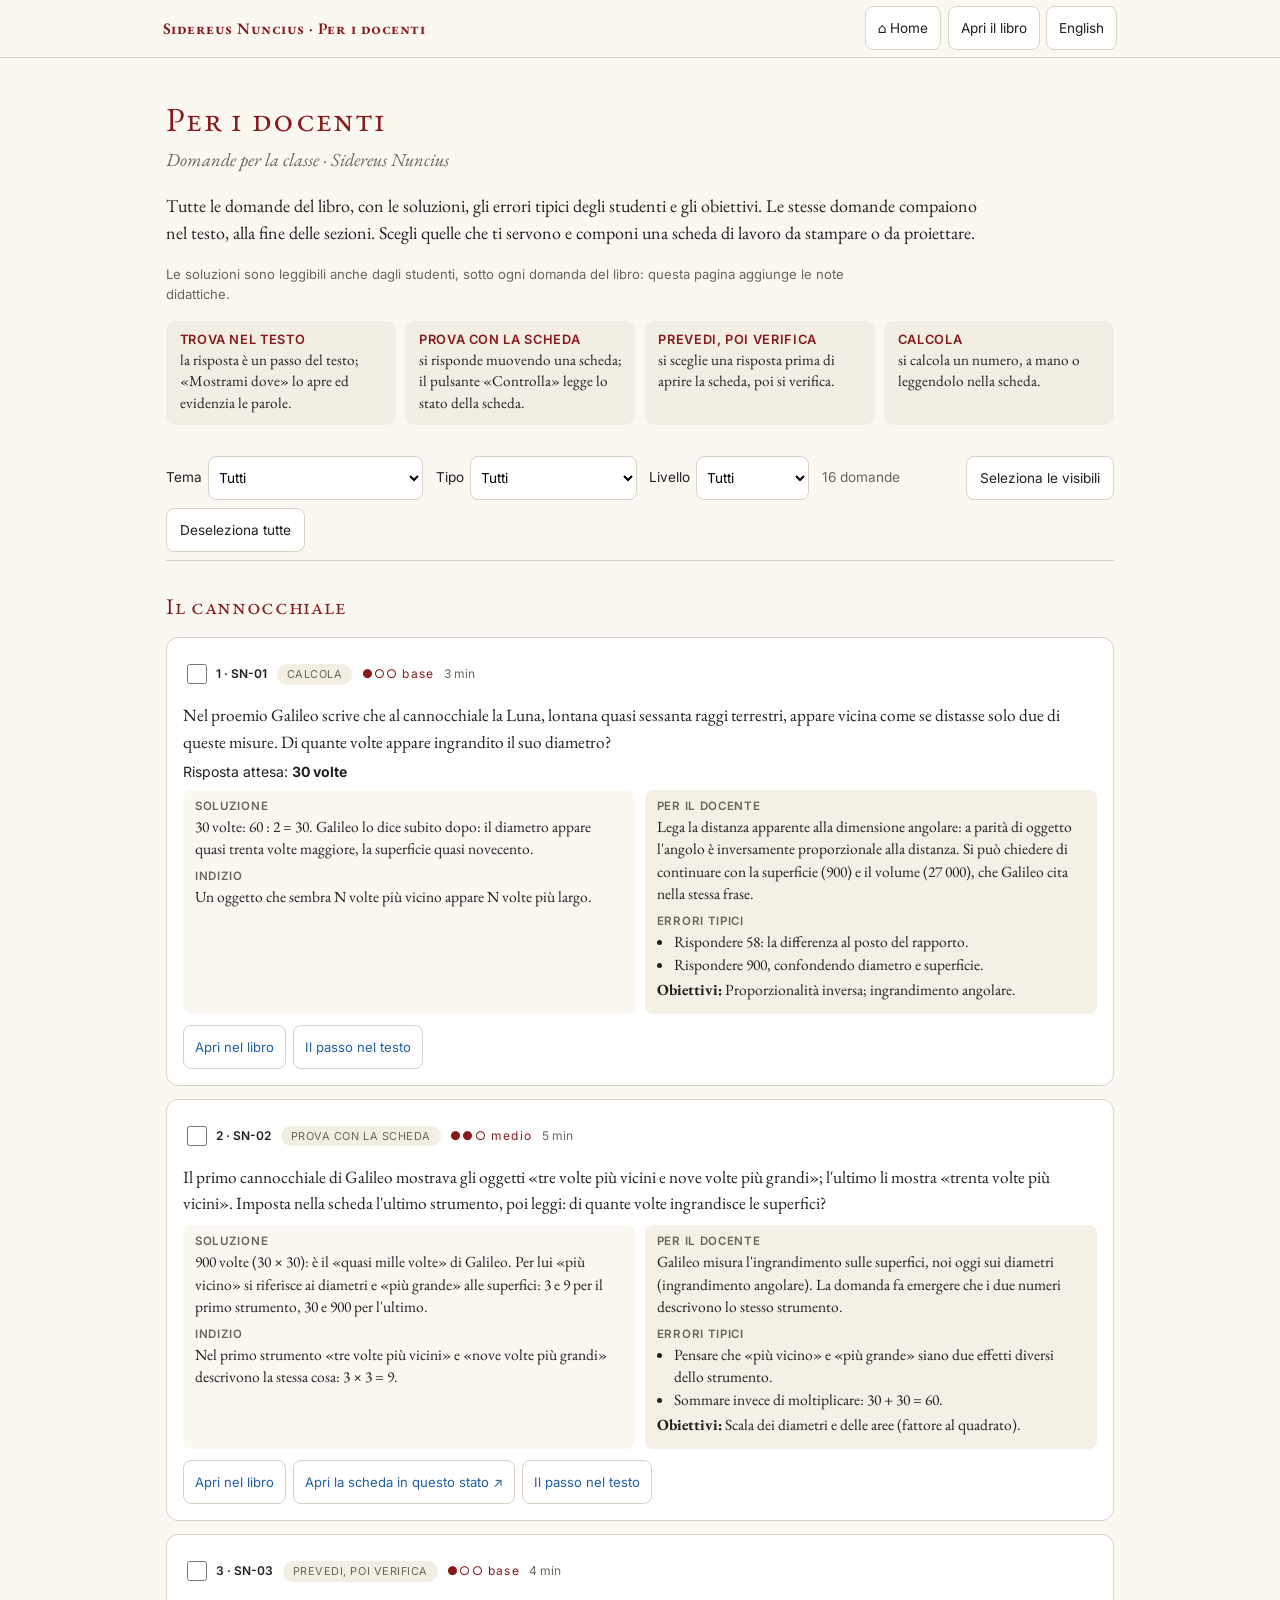
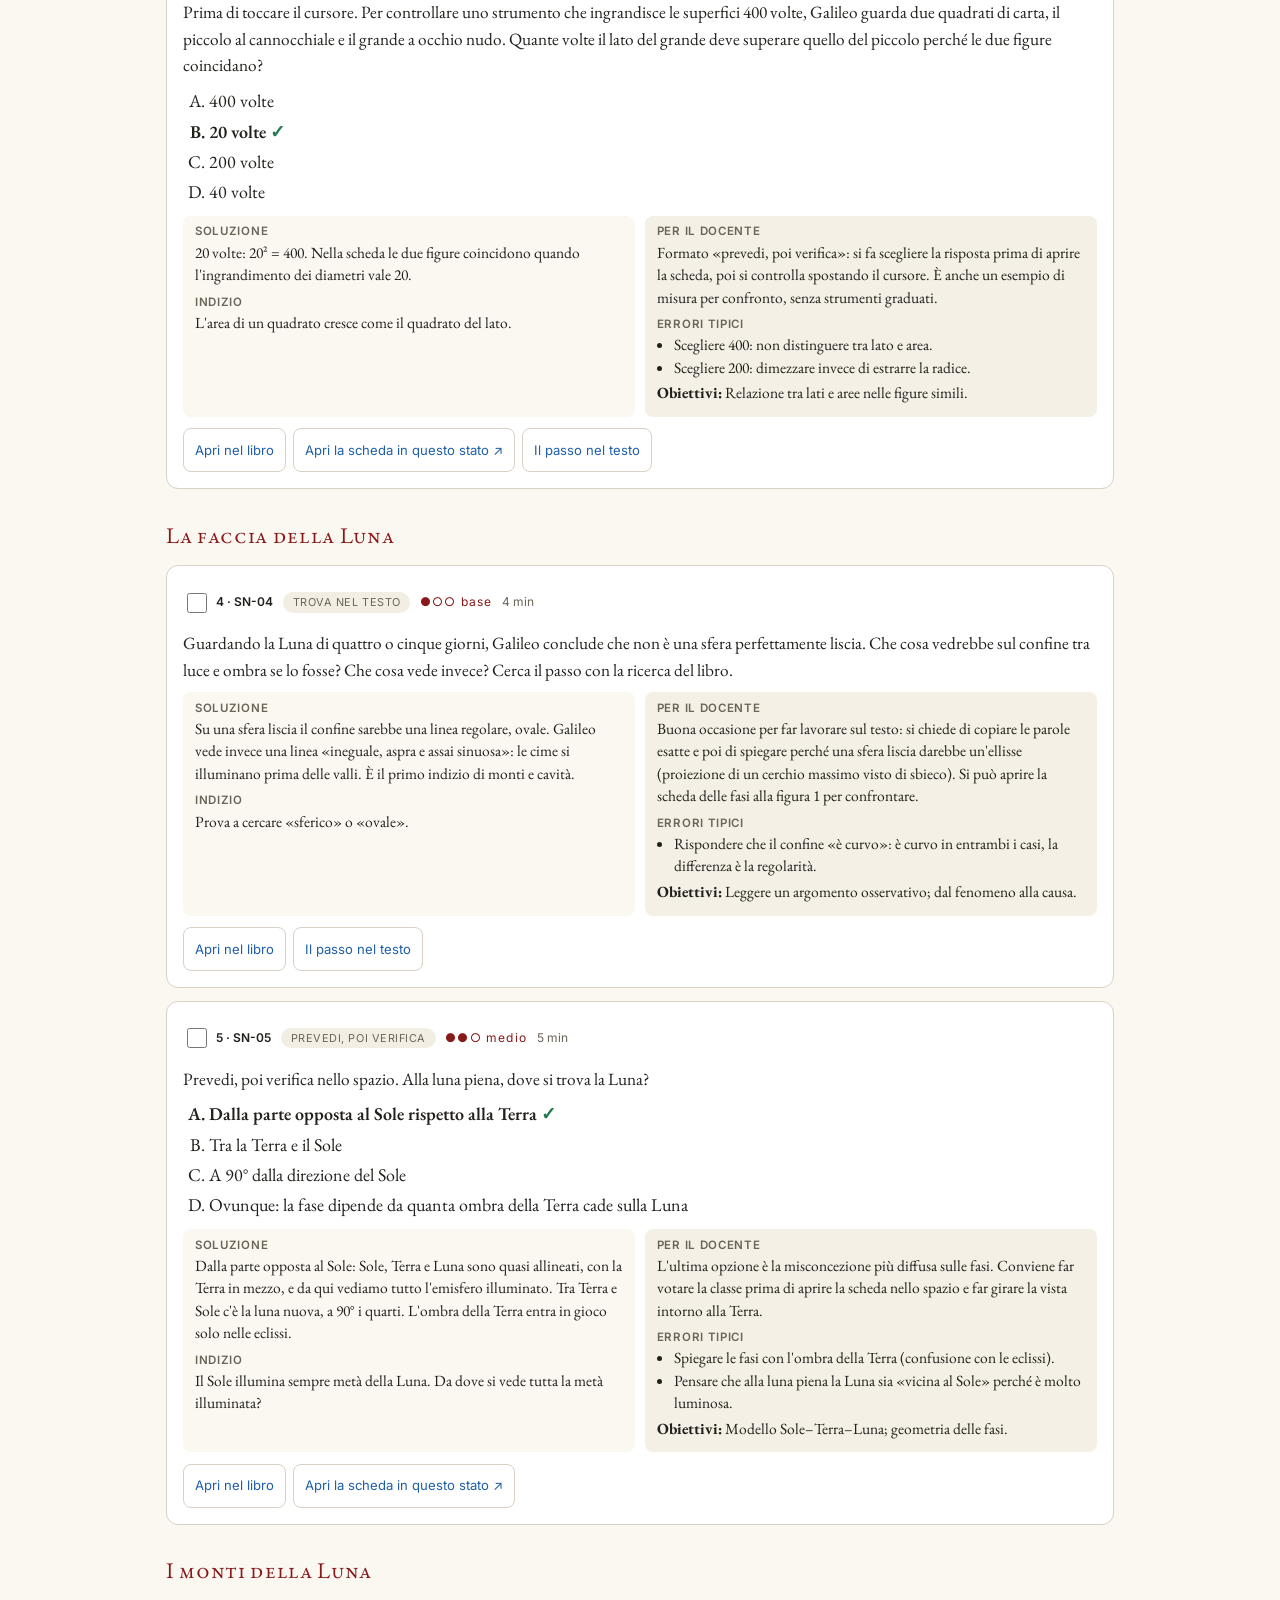
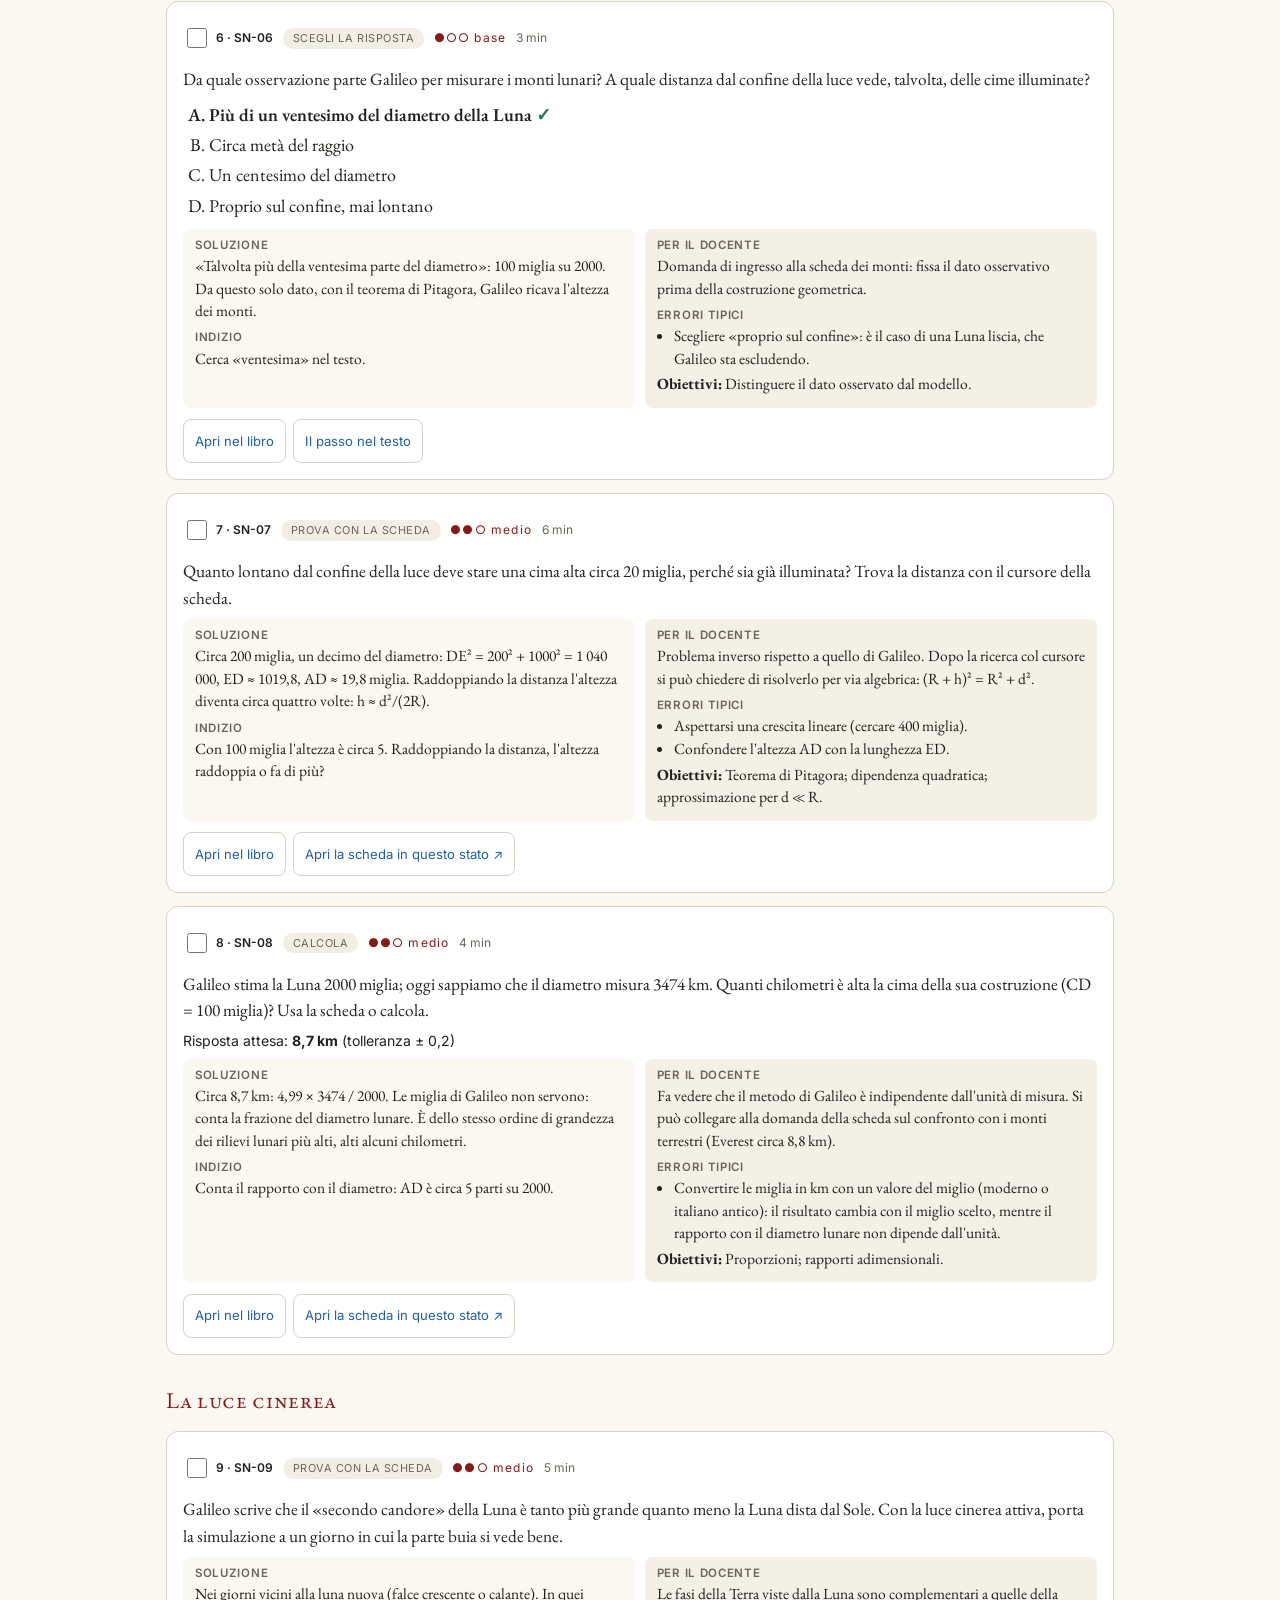
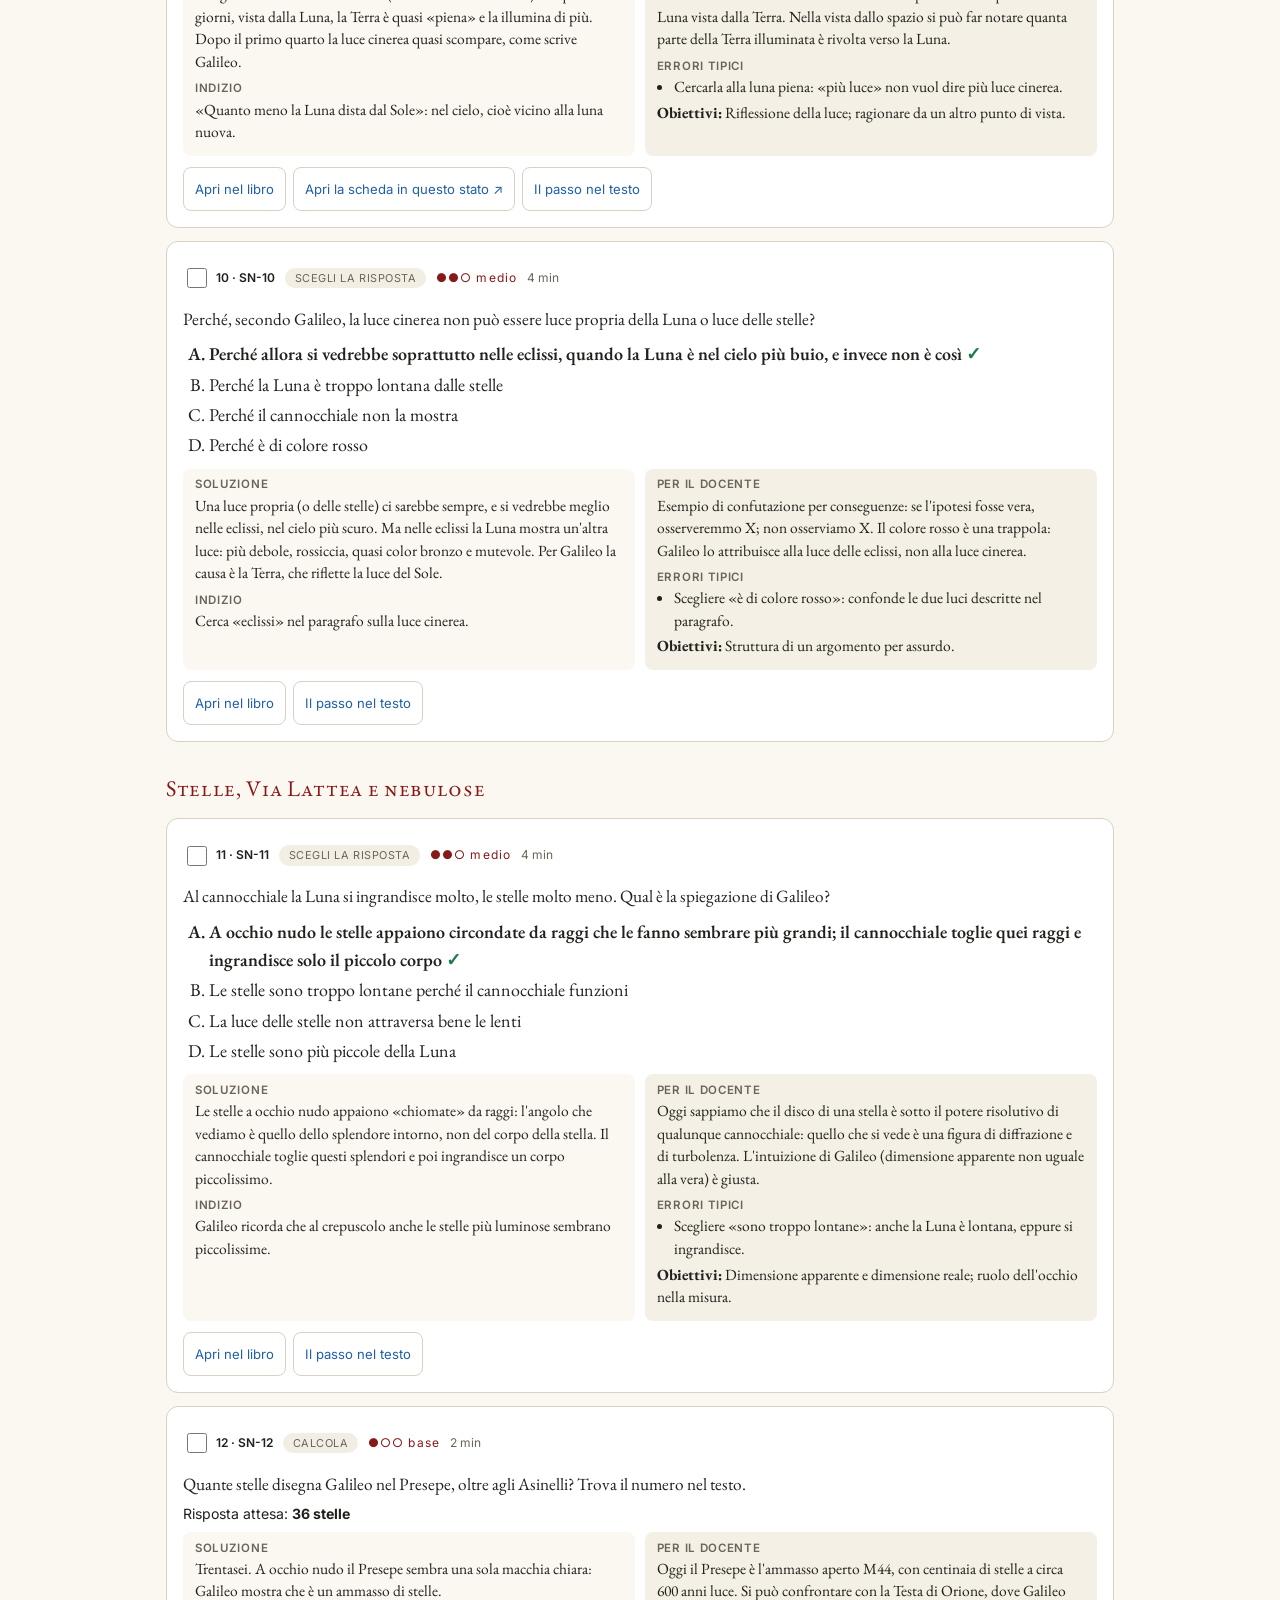
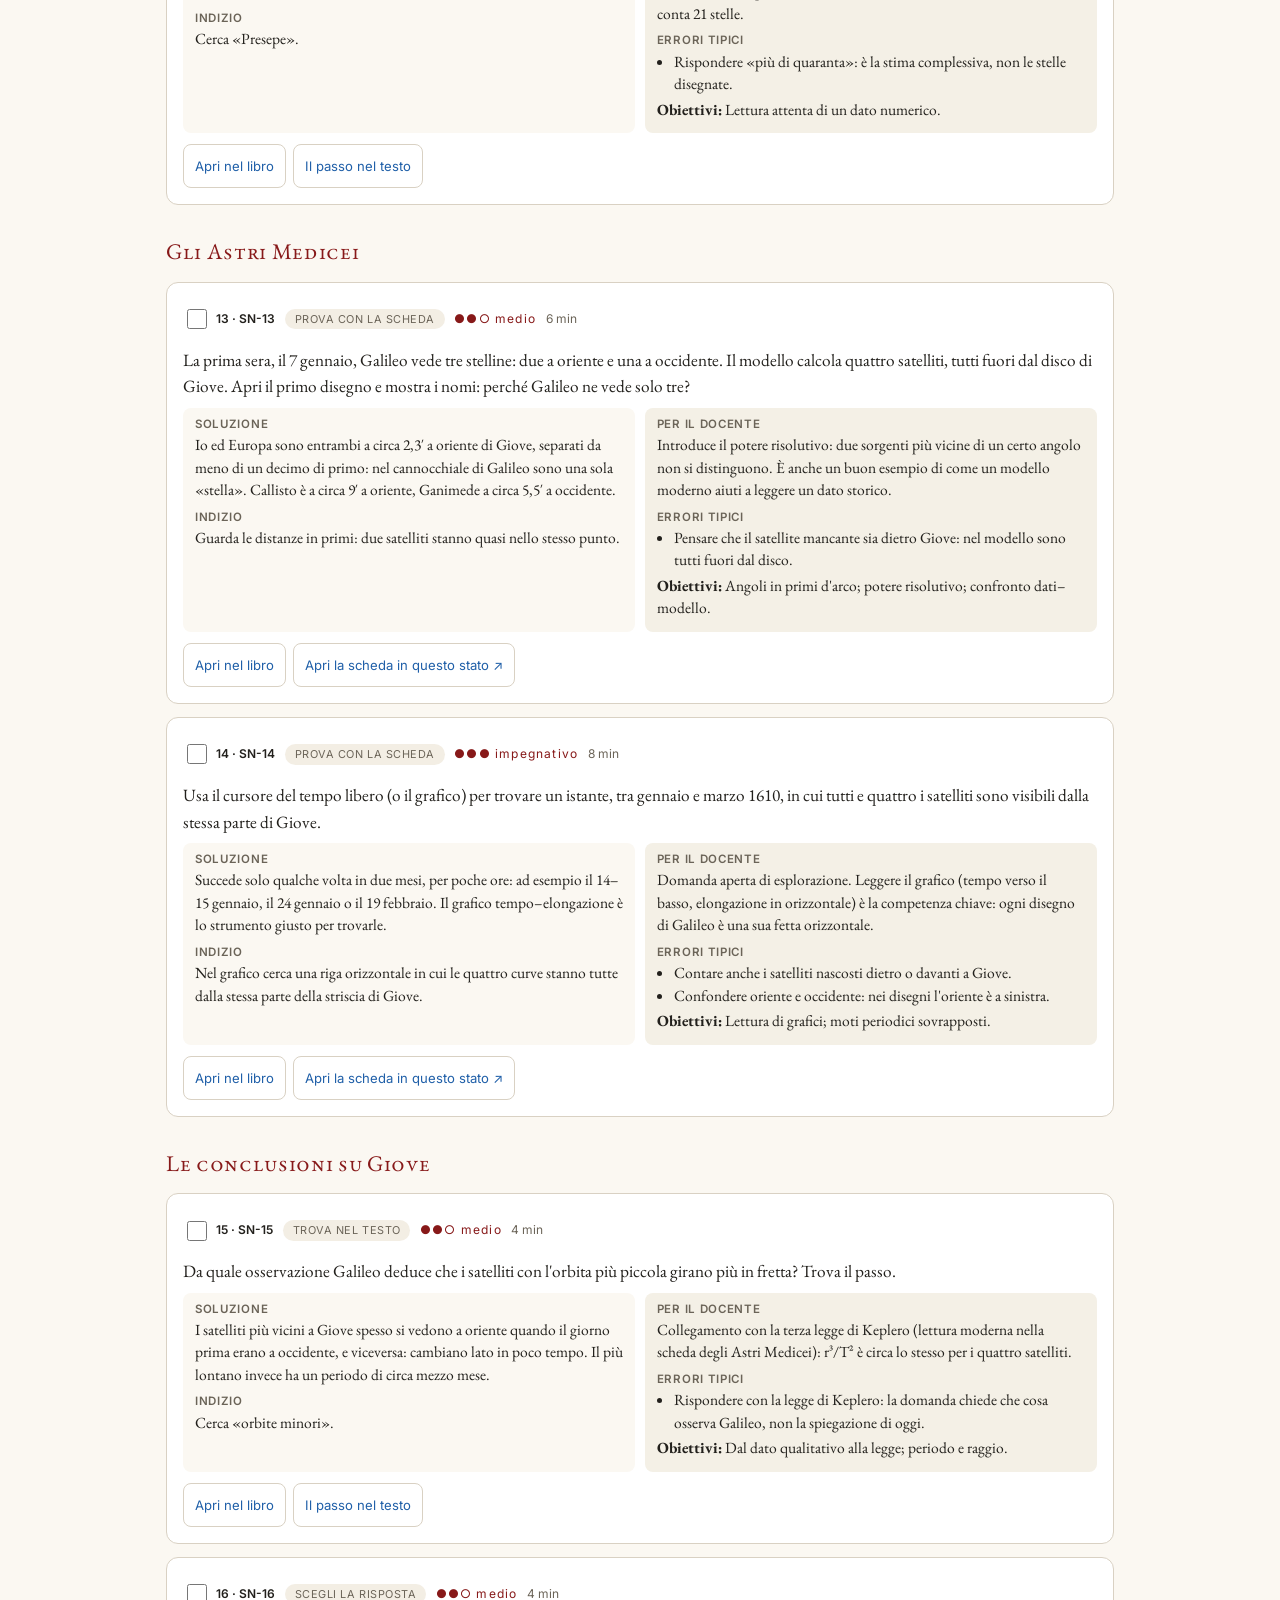
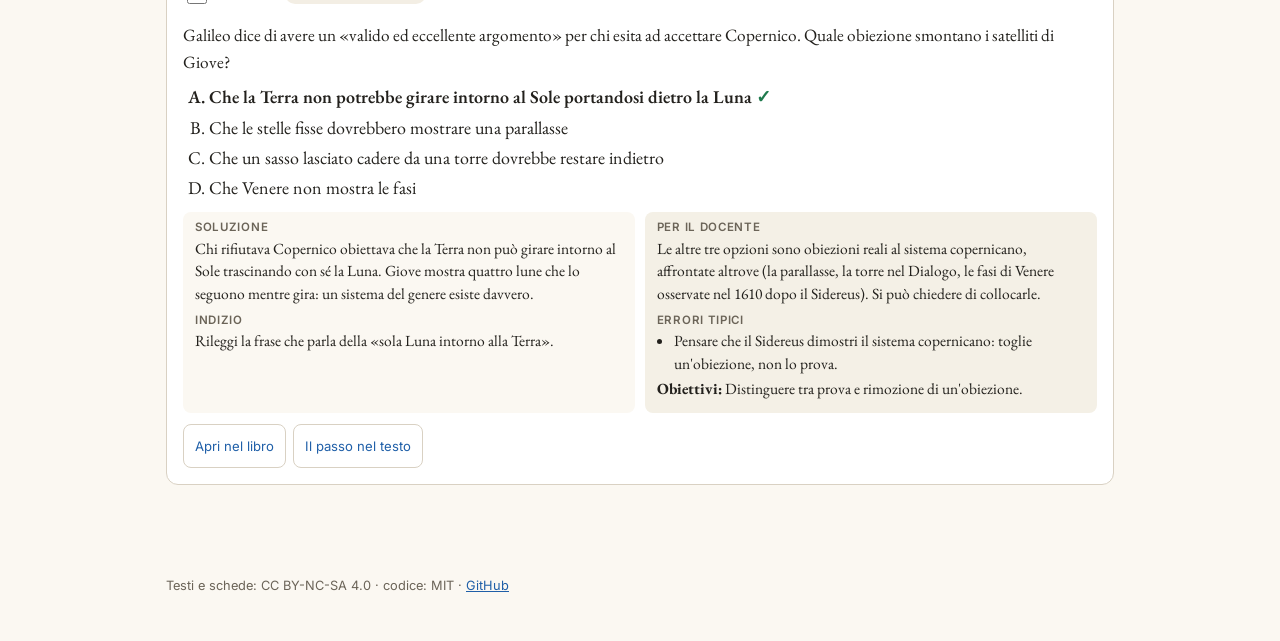
<file: sidereus_nuncius/interattivo/docenti.html>
<!DOCTYPE html>
<html lang="it">
<head>
<meta charset="utf-8">
<meta name="viewport" content="width=device-width, initial-scale=1">
<title>Sidereus Nuncius — Per i docenti</title>
<link rel="preconnect" href="https://fonts.googleapis.com">
<link rel="preconnect" href="https://fonts.gstatic.com" crossorigin>
<link href="https://fonts.googleapis.com/css2?family=EB+Garamond:ital,wght@0,400;0,600;1,400&family=Inter:wght@400;600&display=swap" rel="stylesheet">
<style>
:root{--carta:#fbf8f2;--carta2:#f3eee4;--inchiostro:#22201c;--rubrica:#871919;--attivo:#1f5fa8;--dato:#6b6458;--linea:#d9d1c3;--ok:#1f7a4d}
*{box-sizing:border-box}
body{margin:0;background:var(--carta);color:var(--inchiostro);font:18px/1.55 "EB Garamond",Georgia,serif}
.ui,button,select,input,label,summary,.barra,.filtri,.c-testa,.c-link,.badge{font-family:Inter,system-ui,-apple-system,"Segoe UI",sans-serif}
a{color:var(--attivo)}
:focus-visible{outline:3px solid #f0b400;outline-offset:2px}
.barra{position:sticky;top:0;z-index:5;background:rgba(251,248,242,.96);border-bottom:1px solid var(--linea);backdrop-filter:blur(4px)}
.barra .dentro{max-width:980px;margin:0 auto;display:flex;align-items:center;gap:.4rem;padding:.4rem .8rem;flex-wrap:wrap}
.barra .marchio{font:600 1rem "EB Garamond",serif;color:var(--rubrica);font-variant:small-caps;letter-spacing:.03em;margin-right:auto}
.barra a{font-size:.85rem;text-decoration:none;color:var(--inchiostro);border:1px solid var(--linea);border-radius:8px;padding:.5rem .75rem;min-height:44px;display:inline-flex;align-items:center;background:#fff}
main{max-width:980px;margin:0 auto;padding:1rem 1rem 4rem}
h1{font-weight:400;font-variant:small-caps;color:var(--rubrica);font-size:2.1rem;margin:1.2rem 0 0;letter-spacing:.04em}
.sotto{font-style:italic;color:var(--dato);margin:0 0 1rem;font-size:1.15rem}
.intro{max-width:46em}
.nota{font:.82rem/1.5 Inter,system-ui,sans-serif;color:var(--dato);max-width:52em}
.tipi{display:grid;grid-template-columns:repeat(auto-fit,minmax(210px,1fr));gap:.6rem;margin:1rem 0 1.4rem;padding:0;list-style:none}
.tipi li{background:var(--carta2);border-radius:10px;padding:.7rem .85rem;font-size:.95rem;line-height:1.4}
.tipi b{display:block;font:600 .8rem Inter,system-ui,sans-serif;text-transform:uppercase;letter-spacing:.05em;color:var(--rubrica);margin-bottom:.2rem}
.filtri{padding:.5rem 0;border-bottom:1px solid var(--linea);display:flex;flex-wrap:wrap;gap:.5rem .8rem;align-items:center;font-size:.85rem}
.filtri label{display:flex;align-items:center;gap:.35rem}
.filtri select{font-size:.85rem;min-height:44px;border:1px solid var(--linea);border-radius:8px;background:#fff;padding:.2rem .4rem;max-width:58vw}
.filtri .conta{color:var(--dato);margin-right:auto}
button.b{font-size:.85rem;border:1px solid var(--linea);background:#fff;border-radius:8px;padding:.45rem .8rem;cursor:pointer;min-height:44px;color:var(--inchiostro)}
button.b:hover{border-color:var(--attivo)}
button.b.pieno{background:var(--rubrica);border-color:var(--rubrica);color:#fff}
button.b:disabled{opacity:.5;cursor:default}
.tema-tit{font-weight:400;font-variant:small-caps;color:var(--rubrica);font-size:1.4rem;margin:1.8rem 0 .4rem;letter-spacing:.03em}
.carta{background:#fff;border:1px solid var(--linea);border-radius:12px;padding:.9rem 1rem 1rem;margin:.8rem 0;scroll-margin-top:72px}
#bComponi{position:fixed;right:16px;bottom:16px;z-index:6;box-shadow:0 4px 16px rgba(0,0,0,.22);font-size:.9rem;padding:.6rem 1rem}
#bComponi[hidden]{display:none}
.carta.scelta-on{border-color:var(--attivo);box-shadow:0 0 0 2px rgba(31,95,168,.15)}
.c-testa{display:flex;flex-wrap:wrap;gap:.35rem .6rem;align-items:center;font-size:.75rem;color:var(--dato)}
.c-sel{display:inline-flex;align-items:center;gap:.4rem;font-weight:600;color:var(--inchiostro);min-height:44px;cursor:pointer}
.c-sel input{width:20px;height:20px;accent-color:var(--attivo)}
.badge{background:var(--carta2);border-radius:99px;padding:.12rem .6rem;text-transform:uppercase;letter-spacing:.05em;font-size:.68rem}
.liv{color:var(--rubrica);letter-spacing:.1em}
.c-testo{font-size:1.08rem;margin:.35rem 0 .5rem}
.c-opz{margin:.2rem 0 .6rem;padding-left:1.6rem}
.c-opz li{margin:.15rem 0}
.c-opz li.giusta{font-weight:600}
.c-opz li.giusta::after{content:" ✓";color:var(--ok)}
.c-val{font:.88rem Inter,system-ui,sans-serif;margin:.2rem 0 .6rem}
.c-griglia{display:grid;grid-template-columns:1fr;gap:.6rem}
@media(min-width:760px){.c-griglia{grid-template-columns:1fr 1fr}}
.c-blocco{background:var(--carta);border-radius:8px;padding:.55rem .75rem;font-size:.97rem;line-height:1.45}
.c-blocco.doc{background:#f4f0e6}
.c-blocco h4{margin:0 0 .2rem;font:600 .72rem Inter,system-ui,sans-serif;text-transform:uppercase;letter-spacing:.06em;color:var(--dato)}
.c-blocco p{margin:.2rem 0}
.c-blocco ul{margin:.2rem 0;padding-left:1.1rem}
.c-link{display:flex;flex-wrap:wrap;gap:.4rem;margin:.7rem 0 0;font-size:.82rem}
.c-link a{border:1px solid var(--linea);border-radius:8px;padding:.45rem .7rem;text-decoration:none;min-height:44px;display:inline-flex;align-items:center}
.c-link a:hover{border-color:var(--attivo)}
#foglio{background:#fff;border:1px solid var(--linea);border-radius:12px;margin:1.2rem 0;padding:1rem 1.2rem}
#foglio .comandi{display:flex;flex-wrap:wrap;gap:.5rem .8rem;align-items:center;font-size:.85rem;border-bottom:1px solid var(--linea);padding-bottom:.6rem;margin-bottom:.8rem}
#foglio .comandi label{display:flex;align-items:center;gap:.4rem;min-height:44px}
#foglio .comandi input[type=checkbox]{width:20px;height:20px}
#fTitolo{font:600 1.5rem "EB Garamond",serif;color:var(--rubrica);border:0;border-bottom:1px dashed var(--linea);width:100%;background:transparent;font-variant:small-caps;padding:.1rem 0}
.f-dati{display:flex;flex-wrap:wrap;gap:.4rem 1.6rem;font:.85rem Inter,system-ui,sans-serif;margin:.6rem 0 1rem}
.f-dati span{flex:1 1 160px;border-bottom:1px solid #999;padding-bottom:.15rem}
.f-dom{margin:0 0 1.1rem;padding-left:1.5rem}
.f-dom>li{margin:0 0 1.1rem;break-inside:avoid}
.f-dom .f-op{list-style:none;padding:0;margin:.3rem 0}
.f-dom .f-op li::before{content:"☐  "}
.f-riga{border-bottom:1px solid #aaa;height:1.7em}
.f-dove{font:italic .8rem Inter,system-ui,sans-serif;color:var(--dato)}
.f-sol{break-before:page;border-top:2px solid var(--rubrica);padding-top:.6rem;margin-top:1.4rem}
.f-sol h2{font:600 1.1rem "EB Garamond",serif;color:var(--rubrica);font-variant:small-caps;margin:0 0 .4rem}
.f-sol li{margin:.3rem 0;font-size:.95rem}
.f-piede{font:.72rem Inter,system-ui,sans-serif;color:var(--dato);margin-top:1rem}
footer{max-width:980px;margin:0 auto;padding:1rem 1rem 3rem;font:.8rem Inter,system-ui,sans-serif;color:var(--dato)}
@media(max-width:600px){h1{font-size:1.6rem}.barra .marchio{display:none}.carta{padding:.8rem .75rem}}
@media print{
  body{background:#fff;font-size:12pt}
  body.stampa>*:not(main),body.stampa main>*:not(#foglio){display:none!important}
  #foglio{border:0;padding:0;margin:0}
  #foglio .comandi{display:none}
  #fTitolo{border:0}
}
</style>
</head>
<body>
<header class="barra"><div class="dentro"><span class="marchio">Sidereus Nuncius · Per i docenti</span>
<a href="../../index.html">⌂ Home</a><a href="index.html">Apri il libro</a><a href="docenti.en.html" hreflang="en">English</a></div></header>
<main>
<h1>Per i docenti</h1>
<p class="sotto">Domande per la classe · <i>Sidereus Nuncius</i></p>
<p class="intro">Tutte le domande del libro, con le soluzioni, gli errori tipici degli studenti e gli obiettivi. Le stesse domande compaiono nel testo, alla fine delle sezioni. Scegli quelle che ti servono e componi una scheda di lavoro da stampare o da proiettare.</p>
<p class="nota">Le soluzioni sono leggibili anche dagli studenti, sotto ogni domanda del libro: questa pagina aggiunge le note didattiche.</p>
<h2 class="tema-tit" style="margin-top:1.2rem">Quattro modi di interrogare il libro</h2><ul class="tipi"><li><b>Trova nel testo</b>la risposta è un passo del testo; «Mostrami dove» lo apre ed evidenzia le parole.</li><li><b>Prova con la scheda</b>si risponde muovendo una scheda; il pulsante «Controlla» legge lo stato della scheda.</li><li><b>Prevedi, poi verifica</b>si sceglie una risposta prima di aprire la scheda, poi si verifica.</li><li><b>Calcola</b>si calcola un numero, a mano o leggendolo nella scheda.</li></ul>
<div class="filtri ui"><label>Tema <select id="fTema"><option value="">Tutti</option><option value="cannocchiale">Il cannocchiale</option><option value="luna">La faccia della Luna</option><option value="monti">I monti della Luna</option><option value="cinerea">La luce cinerea</option><option value="stelle">Stelle, Via Lattea e nebulose</option><option value="giove">Gli Astri Medicei</option><option value="conclusioni">Le conclusioni su Giove</option></select></label><label>Tipo <select id="fTipo"><option value="">Tutti</option><option value="numero">Calcola</option><option value="scheda">Prova con la scheda</option><option value="prevedi">Prevedi, poi verifica</option><option value="testo">Trova nel testo</option><option value="scelta">Scegli la risposta</option></select></label><label>Livello <select id="fLiv"><option value="">Tutti</option><option value="1">base</option><option value="2">medio</option><option value="3">impegnativo</option></select></label><span class="conta" id="conta"></span><button class="b" id="bVis">Seleziona le visibili</button><button class="b" id="bDesel">Deseleziona tutte</button></div><button class="b pieno" id="bComponi" hidden></button>
<section id="foglio" hidden aria-label="Scheda di lavoro"><div class="comandi ui"><label><input type="checkbox" id="fConSol"> Aggiungi le soluzioni in fondo</label><button class="b pieno" id="fStampa">Stampa</button><button class="b" id="fChiudi">Chiudi</button></div><input id="fTitolo" value="Scheda di lavoro — Sidereus Nuncius" aria-label="Scheda di lavoro"><div class="f-dati"><span>Nome:</span><span>Classe:</span><span>Data:</span></div><ol class="f-dom" id="fDom"></ol><p class="f-piede">Il libro interattivo: <span id="fLink"></span></p><div class="f-sol" id="fSol" hidden></div></section>
<h2 class="tema-tit" data-tema="cannocchiale">Il cannocchiale</h2>
<article class="carta" id="SN-01" data-tema="cannocchiale" data-tipo="numero" data-liv="1"><div class="c-testa"><label class="c-sel"><input type="checkbox" aria-label="Nella scheda di lavoro: SN-01"> 1 · SN-01</label><span class="badge">Calcola</span><span class="liv" title="livello">●○○ base</span><span>3 min</span></div><p class="c-testo">Nel proemio Galileo scrive che al cannocchiale la Luna, lontana quasi sessanta raggi terrestri, appare vicina come se distasse solo due di queste misure. Di quante volte appare ingrandito il suo diametro?</p><p class="c-val">Risposta attesa: <b>30 volte</b></p><div class="c-griglia"><div class="c-blocco"><h4>Soluzione</h4><p>30 volte: 60 : 2 = 30. Galileo lo dice subito dopo: il diametro appare quasi trenta volte maggiore, la superficie quasi novecento.</p><h4 style="margin-top:.5rem">Indizio</h4><p>Un oggetto che sembra N volte più vicino appare N volte più largo.</p></div><div class="c-blocco doc"><h4>Per il docente</h4><p>Lega la distanza apparente alla dimensione angolare: a parità di oggetto l&#x27;angolo è inversamente proporzionale alla distanza. Si può chiedere di continuare con la superficie (900) e il volume (27 000), che Galileo cita nella stessa frase.</p><h4 style="margin-top:.5rem">Errori tipici</h4><ul><li>Rispondere 58: la differenza al posto del rapporto.</li><li>Rispondere 900, confondendo diametro e superficie.</li></ul><p><b>Obiettivi:</b> Proporzionalità inversa; ingrandimento angolare.</p></div></div><p class="c-link"><a href="index.html#SN-01">Apri nel libro</a><a href="index.html#p004">Il passo nel testo</a></p></article>
<article class="carta" id="SN-02" data-tema="cannocchiale" data-tipo="scheda" data-liv="2"><div class="c-testa"><label class="c-sel"><input type="checkbox" aria-label="Nella scheda di lavoro: SN-02"> 2 · SN-02</label><span class="badge">Prova con la scheda</span><span class="liv" title="livello">●●○ medio</span><span>5 min</span></div><p class="c-testo">Il primo cannocchiale di Galileo mostrava gli oggetti «tre volte più vicini e nove volte più grandi»; l&#x27;ultimo li mostra «trenta volte più vicini». Imposta nella scheda l&#x27;ultimo strumento, poi leggi: di quante volte ingrandisce le superfici?</p><div class="c-griglia"><div class="c-blocco"><h4>Soluzione</h4><p>900 volte (30 × 30): è il «quasi mille volte» di Galileo. Per lui «più vicino» si riferisce ai diametri e «più grande» alle superfici: 3 e 9 per il primo strumento, 30 e 900 per l&#x27;ultimo.</p><h4 style="margin-top:.5rem">Indizio</h4><p>Nel primo strumento «tre volte più vicini» e «nove volte più grandi» descrivono la stessa cosa: 3 × 3 = 9.</p></div><div class="c-blocco doc"><h4>Per il docente</h4><p>Galileo misura l&#x27;ingrandimento sulle superfici, noi oggi sui diametri (ingrandimento angolare). La domanda fa emergere che i due numeri descrivono lo stesso strumento.</p><h4 style="margin-top:.5rem">Errori tipici</h4><ul><li>Pensare che «più vicino» e «più grande» siano due effetti diversi dello strumento.</li><li>Sommare invece di moltiplicare: 30 + 30 = 60.</li></ul><p><b>Obiettivi:</b> Scala dei diametri e delle aree (fattore al quadrato).</p></div></div><p class="c-link"><a href="index.html#SN-02">Apri nel libro</a><a href="index.html#scheda=cannocchiale&amp;m=3">Apri la scheda in questo stato ↗</a><a href="index.html#p008">Il passo nel testo</a></p></article>
<article class="carta" id="SN-03" data-tema="cannocchiale" data-tipo="prevedi" data-liv="1"><div class="c-testa"><label class="c-sel"><input type="checkbox" aria-label="Nella scheda di lavoro: SN-03"> 3 · SN-03</label><span class="badge">Prevedi, poi verifica</span><span class="liv" title="livello">●○○ base</span><span>4 min</span></div><p class="c-testo">Prima di toccare il cursore. Per controllare uno strumento che ingrandisce le superfici 400 volte, Galileo guarda due quadrati di carta, il piccolo al cannocchiale e il grande a occhio nudo. Quante volte il lato del grande deve superare quello del piccolo perché le due figure coincidano?</p><ol class="c-opz" type="A"><li>400 volte</li><li class="giusta">20 volte</li><li>200 volte</li><li>40 volte</li></ol><div class="c-griglia"><div class="c-blocco"><h4>Soluzione</h4><p>20 volte: 20² = 400. Nella scheda le due figure coincidono quando l&#x27;ingrandimento dei diametri vale 20.</p><h4 style="margin-top:.5rem">Indizio</h4><p>L&#x27;area di un quadrato cresce come il quadrato del lato.</p></div><div class="c-blocco doc"><h4>Per il docente</h4><p>Formato «prevedi, poi verifica»: si fa scegliere la risposta prima di aprire la scheda, poi si controlla spostando il cursore. È anche un esempio di misura per confronto, senza strumenti graduati.</p><h4 style="margin-top:.5rem">Errori tipici</h4><ul><li>Scegliere 400: non distinguere tra lato e area.</li><li>Scegliere 200: dimezzare invece di estrarre la radice.</li></ul><p><b>Obiettivi:</b> Relazione tra lati e aree nelle figure simili.</p></div></div><p class="c-link"><a href="index.html#SN-03">Apri nel libro</a><a href="index.html#scheda=cannocchiale&amp;m=8">Apri la scheda in questo stato ↗</a><a href="index.html#p008">Il passo nel testo</a></p></article>
<h2 class="tema-tit" data-tema="luna">La faccia della Luna</h2>
<article class="carta" id="SN-04" data-tema="luna" data-tipo="testo" data-liv="1"><div class="c-testa"><label class="c-sel"><input type="checkbox" aria-label="Nella scheda di lavoro: SN-04"> 4 · SN-04</label><span class="badge">Trova nel testo</span><span class="liv" title="livello">●○○ base</span><span>4 min</span></div><p class="c-testo">Guardando la Luna di quattro o cinque giorni, Galileo conclude che non è una sfera perfettamente liscia. Che cosa vedrebbe sul confine tra luce e ombra se lo fosse? Che cosa vede invece? Cerca il passo con la ricerca del libro.</p><div class="c-griglia"><div class="c-blocco"><h4>Soluzione</h4><p>Su una sfera liscia il confine sarebbe una linea regolare, ovale. Galileo vede invece una linea «ineguale, aspra e assai sinuosa»: le cime si illuminano prima delle valli. È il primo indizio di monti e cavità.</p><h4 style="margin-top:.5rem">Indizio</h4><p>Prova a cercare «sferico» o «ovale».</p></div><div class="c-blocco doc"><h4>Per il docente</h4><p>Buona occasione per far lavorare sul testo: si chiede di copiare le parole esatte e poi di spiegare perché una sfera liscia darebbe un&#x27;ellisse (proiezione di un cerchio massimo visto di sbieco). Si può aprire la scheda delle fasi alla figura 1 per confrontare.</p><h4 style="margin-top:.5rem">Errori tipici</h4><ul><li>Rispondere che il confine «è curvo»: è curvo in entrambi i casi, la differenza è la regolarità.</li></ul><p><b>Obiettivi:</b> Leggere un argomento osservativo; dal fenomeno alla causa.</p></div></div><p class="c-link"><a href="index.html#SN-04">Apri nel libro</a><a href="index.html#p012">Il passo nel testo</a></p></article>
<article class="carta" id="SN-05" data-tema="luna" data-tipo="prevedi" data-liv="2"><div class="c-testa"><label class="c-sel"><input type="checkbox" aria-label="Nella scheda di lavoro: SN-05"> 5 · SN-05</label><span class="badge">Prevedi, poi verifica</span><span class="liv" title="livello">●●○ medio</span><span>5 min</span></div><p class="c-testo">Prevedi, poi verifica nello spazio. Alla luna piena, dove si trova la Luna?</p><ol class="c-opz" type="A"><li class="giusta">Dalla parte opposta al Sole rispetto alla Terra</li><li>Tra la Terra e il Sole</li><li>A 90° dalla direzione del Sole</li><li>Ovunque: la fase dipende da quanta ombra della Terra cade sulla Luna</li></ol><div class="c-griglia"><div class="c-blocco"><h4>Soluzione</h4><p>Dalla parte opposta al Sole: Sole, Terra e Luna sono quasi allineati, con la Terra in mezzo, e da qui vediamo tutto l&#x27;emisfero illuminato. Tra Terra e Sole c&#x27;è la luna nuova, a 90° i quarti. L&#x27;ombra della Terra entra in gioco solo nelle eclissi.</p><h4 style="margin-top:.5rem">Indizio</h4><p>Il Sole illumina sempre metà della Luna. Da dove si vede tutta la metà illuminata?</p></div><div class="c-blocco doc"><h4>Per il docente</h4><p>L&#x27;ultima opzione è la misconcezione più diffusa sulle fasi. Conviene far votare la classe prima di aprire la scheda nello spazio e far girare la vista intorno alla Terra.</p><h4 style="margin-top:.5rem">Errori tipici</h4><ul><li>Spiegare le fasi con l&#x27;ombra della Terra (confusione con le eclissi).</li><li>Pensare che alla luna piena la Luna sia «vicina al Sole» perché è molto luminosa.</li></ul><p><b>Obiettivi:</b> Modello Sole–Terra–Luna; geometria delle fasi.</p></div></div><p class="c-link"><a href="index.html#SN-05">Apri nel libro</a><a href="index.html#scheda=fasi&amp;giorno=14.8&amp;vista=spazio">Apri la scheda in questo stato ↗</a></p></article>
<h2 class="tema-tit" data-tema="monti">I monti della Luna</h2>
<article class="carta" id="SN-06" data-tema="monti" data-tipo="scelta" data-liv="1"><div class="c-testa"><label class="c-sel"><input type="checkbox" aria-label="Nella scheda di lavoro: SN-06"> 6 · SN-06</label><span class="badge">Scegli la risposta</span><span class="liv" title="livello">●○○ base</span><span>3 min</span></div><p class="c-testo">Da quale osservazione parte Galileo per misurare i monti lunari? A quale distanza dal confine della luce vede, talvolta, delle cime illuminate?</p><ol class="c-opz" type="A"><li class="giusta">Più di un ventesimo del diametro della Luna</li><li>Circa metà del raggio</li><li>Un centesimo del diametro</li><li>Proprio sul confine, mai lontano</li></ol><div class="c-griglia"><div class="c-blocco"><h4>Soluzione</h4><p>«Talvolta più della ventesima parte del diametro»: 100 miglia su 2000. Da questo solo dato, con il teorema di Pitagora, Galileo ricava l&#x27;altezza dei monti.</p><h4 style="margin-top:.5rem">Indizio</h4><p>Cerca «ventesima» nel testo.</p></div><div class="c-blocco doc"><h4>Per il docente</h4><p>Domanda di ingresso alla scheda dei monti: fissa il dato osservativo prima della costruzione geometrica.</p><h4 style="margin-top:.5rem">Errori tipici</h4><ul><li>Scegliere «proprio sul confine»: è il caso di una Luna liscia, che Galileo sta escludendo.</li></ul><p><b>Obiettivi:</b> Distinguere il dato osservato dal modello.</p></div></div><p class="c-link"><a href="index.html#SN-06">Apri nel libro</a><a href="index.html#p020">Il passo nel testo</a></p></article>
<article class="carta" id="SN-07" data-tema="monti" data-tipo="scheda" data-liv="2"><div class="c-testa"><label class="c-sel"><input type="checkbox" aria-label="Nella scheda di lavoro: SN-07"> 7 · SN-07</label><span class="badge">Prova con la scheda</span><span class="liv" title="livello">●●○ medio</span><span>6 min</span></div><p class="c-testo">Quanto lontano dal confine della luce deve stare una cima alta circa 20 miglia, perché sia già illuminata? Trova la distanza con il cursore della scheda.</p><div class="c-griglia"><div class="c-blocco"><h4>Soluzione</h4><p>Circa 200 miglia, un decimo del diametro: DE² = 200² + 1000² = 1 040 000, ED ≈ 1019,8, AD ≈ 19,8 miglia. Raddoppiando la distanza l&#x27;altezza diventa circa quattro volte: h ≈ d²/(2R).</p><h4 style="margin-top:.5rem">Indizio</h4><p>Con 100 miglia l&#x27;altezza è circa 5. Raddoppiando la distanza, l&#x27;altezza raddoppia o fa di più?</p></div><div class="c-blocco doc"><h4>Per il docente</h4><p>Problema inverso rispetto a quello di Galileo. Dopo la ricerca col cursore si può chiedere di risolverlo per via algebrica: (R + h)² = R² + d².</p><h4 style="margin-top:.5rem">Errori tipici</h4><ul><li>Aspettarsi una crescita lineare (cercare 400 miglia).</li><li>Confondere l&#x27;altezza AD con la lunghezza ED.</li></ul><p><b>Obiettivi:</b> Teorema di Pitagora; dipendenza quadratica; approssimazione per d ≪ R.</p></div></div><p class="c-link"><a href="index.html#SN-07">Apri nel libro</a><a href="index.html#scheda=luna&amp;cd=100">Apri la scheda in questo stato ↗</a></p></article>
<article class="carta" id="SN-08" data-tema="monti" data-tipo="numero" data-liv="2"><div class="c-testa"><label class="c-sel"><input type="checkbox" aria-label="Nella scheda di lavoro: SN-08"> 8 · SN-08</label><span class="badge">Calcola</span><span class="liv" title="livello">●●○ medio</span><span>4 min</span></div><p class="c-testo">Galileo stima la Luna 2000 miglia; oggi sappiamo che il diametro misura 3474 km. Quanti chilometri è alta la cima della sua costruzione (CD = 100 miglia)? Usa la scheda o calcola.</p><p class="c-val">Risposta attesa: <b>8,7 km</b> (tolleranza ± 0,2)</p><div class="c-griglia"><div class="c-blocco"><h4>Soluzione</h4><p>Circa 8,7 km: 4,99 × 3474 / 2000. Le miglia di Galileo non servono: conta la frazione del diametro lunare. È dello stesso ordine di grandezza dei rilievi lunari più alti, alti alcuni chilometri.</p><h4 style="margin-top:.5rem">Indizio</h4><p>Conta il rapporto con il diametro: AD è circa 5 parti su 2000.</p></div><div class="c-blocco doc"><h4>Per il docente</h4><p>Fa vedere che il metodo di Galileo è indipendente dall&#x27;unità di misura. Si può collegare alla domanda della scheda sul confronto con i monti terrestri (Everest circa 8,8 km).</p><h4 style="margin-top:.5rem">Errori tipici</h4><ul><li>Convertire le miglia in km con un valore del miglio (moderno o italiano antico): il risultato cambia con il miglio scelto, mentre il rapporto con il diametro lunare non dipende dall&#x27;unità.</li></ul><p><b>Obiettivi:</b> Proporzioni; rapporti adimensionali.</p></div></div><p class="c-link"><a href="index.html#SN-08">Apri nel libro</a><a href="index.html#scheda=luna&amp;cd=100">Apri la scheda in questo stato ↗</a></p></article>
<h2 class="tema-tit" data-tema="cinerea">La luce cinerea</h2>
<article class="carta" id="SN-09" data-tema="cinerea" data-tipo="scheda" data-liv="2"><div class="c-testa"><label class="c-sel"><input type="checkbox" aria-label="Nella scheda di lavoro: SN-09"> 9 · SN-09</label><span class="badge">Prova con la scheda</span><span class="liv" title="livello">●●○ medio</span><span>5 min</span></div><p class="c-testo">Galileo scrive che il «secondo candore» della Luna è tanto più grande quanto meno la Luna dista dal Sole. Con la luce cinerea attiva, porta la simulazione a un giorno in cui la parte buia si vede bene.</p><div class="c-griglia"><div class="c-blocco"><h4>Soluzione</h4><p>Nei giorni vicini alla luna nuova (falce crescente o calante). In quei giorni, vista dalla Luna, la Terra è quasi «piena» e la illumina di più. Dopo il primo quarto la luce cinerea quasi scompare, come scrive Galileo.</p><h4 style="margin-top:.5rem">Indizio</h4><p>«Quanto meno la Luna dista dal Sole»: nel cielo, cioè vicino alla luna nuova.</p></div><div class="c-blocco doc"><h4>Per il docente</h4><p>Le fasi della Terra viste dalla Luna sono complementari a quelle della Luna vista dalla Terra. Nella vista dallo spazio si può far notare quanta parte della Terra illuminata è rivolta verso la Luna.</p><h4 style="margin-top:.5rem">Errori tipici</h4><ul><li>Cercarla alla luna piena: «più luce» non vuol dire più luce cinerea.</li></ul><p><b>Obiettivi:</b> Riflessione della luce; ragionare da un altro punto di vista.</p></div></div><p class="c-link"><a href="index.html#SN-09">Apri nel libro</a><a href="index.html#scheda=fasi&amp;giorno=14.8&amp;vista=terra&amp;cinerea=true">Apri la scheda in questo stato ↗</a><a href="index.html#p022">Il passo nel testo</a></p></article>
<article class="carta" id="SN-10" data-tema="cinerea" data-tipo="scelta" data-liv="2"><div class="c-testa"><label class="c-sel"><input type="checkbox" aria-label="Nella scheda di lavoro: SN-10"> 10 · SN-10</label><span class="badge">Scegli la risposta</span><span class="liv" title="livello">●●○ medio</span><span>4 min</span></div><p class="c-testo">Perché, secondo Galileo, la luce cinerea non può essere luce propria della Luna o luce delle stelle?</p><ol class="c-opz" type="A"><li class="giusta">Perché allora si vedrebbe soprattutto nelle eclissi, quando la Luna è nel cielo più buio, e invece non è così</li><li>Perché la Luna è troppo lontana dalle stelle</li><li>Perché il cannocchiale non la mostra</li><li>Perché è di colore rosso</li></ol><div class="c-griglia"><div class="c-blocco"><h4>Soluzione</h4><p>Una luce propria (o delle stelle) ci sarebbe sempre, e si vedrebbe meglio nelle eclissi, nel cielo più scuro. Ma nelle eclissi la Luna mostra un&#x27;altra luce: più debole, rossiccia, quasi color bronzo e mutevole. Per Galileo la causa è la Terra, che riflette la luce del Sole.</p><h4 style="margin-top:.5rem">Indizio</h4><p>Cerca «eclissi» nel paragrafo sulla luce cinerea.</p></div><div class="c-blocco doc"><h4>Per il docente</h4><p>Esempio di confutazione per conseguenze: se l&#x27;ipotesi fosse vera, osserveremmo X; non osserviamo X. Il colore rosso è una trappola: Galileo lo attribuisce alla luce delle eclissi, non alla luce cinerea.</p><h4 style="margin-top:.5rem">Errori tipici</h4><ul><li>Scegliere «è di colore rosso»: confonde le due luci descritte nel paragrafo.</li></ul><p><b>Obiettivi:</b> Struttura di un argomento per assurdo.</p></div></div><p class="c-link"><a href="index.html#SN-10">Apri nel libro</a><a href="index.html#p022">Il passo nel testo</a></p></article>
<h2 class="tema-tit" data-tema="stelle">Stelle, Via Lattea e nebulose</h2>
<article class="carta" id="SN-11" data-tema="stelle" data-tipo="scelta" data-liv="2"><div class="c-testa"><label class="c-sel"><input type="checkbox" aria-label="Nella scheda di lavoro: SN-11"> 11 · SN-11</label><span class="badge">Scegli la risposta</span><span class="liv" title="livello">●●○ medio</span><span>4 min</span></div><p class="c-testo">Al cannocchiale la Luna si ingrandisce molto, le stelle molto meno. Qual è la spiegazione di Galileo?</p><ol class="c-opz" type="A"><li class="giusta">A occhio nudo le stelle appaiono circondate da raggi che le fanno sembrare più grandi; il cannocchiale toglie quei raggi e ingrandisce solo il piccolo corpo</li><li>Le stelle sono troppo lontane perché il cannocchiale funzioni</li><li>La luce delle stelle non attraversa bene le lenti</li><li>Le stelle sono più piccole della Luna</li></ol><div class="c-griglia"><div class="c-blocco"><h4>Soluzione</h4><p>Le stelle a occhio nudo appaiono «chiomate» da raggi: l&#x27;angolo che vediamo è quello dello splendore intorno, non del corpo della stella. Il cannocchiale toglie questi splendori e poi ingrandisce un corpo piccolissimo.</p><h4 style="margin-top:.5rem">Indizio</h4><p>Galileo ricorda che al crepuscolo anche le stelle più luminose sembrano piccolissime.</p></div><div class="c-blocco doc"><h4>Per il docente</h4><p>Oggi sappiamo che il disco di una stella è sotto il potere risolutivo di qualunque cannocchiale: quello che si vede è una figura di diffrazione e di turbolenza. L&#x27;intuizione di Galileo (dimensione apparente non uguale alla vera) è giusta.</p><h4 style="margin-top:.5rem">Errori tipici</h4><ul><li>Scegliere «sono troppo lontane»: anche la Luna è lontana, eppure si ingrandisce.</li></ul><p><b>Obiettivi:</b> Dimensione apparente e dimensione reale; ruolo dell&#x27;occhio nella misura.</p></div></div><p class="c-link"><a href="index.html#SN-11">Apri nel libro</a><a href="index.html#p023">Il passo nel testo</a></p></article>
<article class="carta" id="SN-12" data-tema="stelle" data-tipo="numero" data-liv="1"><div class="c-testa"><label class="c-sel"><input type="checkbox" aria-label="Nella scheda di lavoro: SN-12"> 12 · SN-12</label><span class="badge">Calcola</span><span class="liv" title="livello">●○○ base</span><span>2 min</span></div><p class="c-testo">Quante stelle disegna Galileo nel Presepe, oltre agli Asinelli? Trova il numero nel testo.</p><p class="c-val">Risposta attesa: <b>36 stelle</b></p><div class="c-griglia"><div class="c-blocco"><h4>Soluzione</h4><p>Trentasei. A occhio nudo il Presepe sembra una sola macchia chiara: Galileo mostra che è un ammasso di stelle.</p><h4 style="margin-top:.5rem">Indizio</h4><p>Cerca «Presepe».</p></div><div class="c-blocco doc"><h4>Per il docente</h4><p>Oggi il Presepe è l&#x27;ammasso aperto M44, con centinaia di stelle a circa 600 anni luce. Si può confrontare con la Testa di Orione, dove Galileo conta 21 stelle.</p><h4 style="margin-top:.5rem">Errori tipici</h4><ul><li>Rispondere «più di quaranta»: è la stima complessiva, non le stelle disegnate.</li></ul><p><b>Obiettivi:</b> Lettura attenta di un dato numerico.</p></div></div><p class="c-link"><a href="index.html#SN-12">Apri nel libro</a><a href="index.html#p028">Il passo nel testo</a></p></article>
<h2 class="tema-tit" data-tema="giove">Gli Astri Medicei</h2>
<article class="carta" id="SN-13" data-tema="giove" data-tipo="scheda" data-liv="2"><div class="c-testa"><label class="c-sel"><input type="checkbox" aria-label="Nella scheda di lavoro: SN-13"> 13 · SN-13</label><span class="badge">Prova con la scheda</span><span class="liv" title="livello">●●○ medio</span><span>6 min</span></div><p class="c-testo">La prima sera, il 7 gennaio, Galileo vede tre stelline: due a oriente e una a occidente. Il modello calcola quattro satelliti, tutti fuori dal disco di Giove. Apri il primo disegno e mostra i nomi: perché Galileo ne vede solo tre?</p><div class="c-griglia"><div class="c-blocco"><h4>Soluzione</h4><p>Io ed Europa sono entrambi a circa 2,3′ a oriente di Giove, separati da meno di un decimo di primo: nel cannocchiale di Galileo sono una sola «stella». Callisto è a circa 9′ a oriente, Ganimede a circa 5,5′ a occidente.</p><h4 style="margin-top:.5rem">Indizio</h4><p>Guarda le distanze in primi: due satelliti stanno quasi nello stesso punto.</p></div><div class="c-blocco doc"><h4>Per il docente</h4><p>Introduce il potere risolutivo: due sorgenti più vicine di un certo angolo non si distinguono. È anche un buon esempio di come un modello moderno aiuti a leggere un dato storico.</p><h4 style="margin-top:.5rem">Errori tipici</h4><ul><li>Pensare che il satellite mancante sia dietro Giove: nel modello sono tutti fuori dal disco.</li></ul><p><b>Obiettivi:</b> Angoli in primi d&#x27;arco; potere risolutivo; confronto dati–modello.</p></div></div><p class="c-link"><a href="index.html#SN-13">Apri nel libro</a><a href="index.html#scheda=giove&amp;disegno=1&amp;nomi=false">Apri la scheda in questo stato ↗</a></p></article>
<article class="carta" id="SN-14" data-tema="giove" data-tipo="scheda" data-liv="3"><div class="c-testa"><label class="c-sel"><input type="checkbox" aria-label="Nella scheda di lavoro: SN-14"> 14 · SN-14</label><span class="badge">Prova con la scheda</span><span class="liv" title="livello">●●● impegnativo</span><span>8 min</span></div><p class="c-testo">Usa il cursore del tempo libero (o il grafico) per trovare un istante, tra gennaio e marzo 1610, in cui tutti e quattro i satelliti sono visibili dalla stessa parte di Giove.</p><div class="c-griglia"><div class="c-blocco"><h4>Soluzione</h4><p>Succede solo qualche volta in due mesi, per poche ore: ad esempio il 14–15 gennaio, il 24 gennaio o il 19 febbraio. Il grafico tempo–elongazione è lo strumento giusto per trovarle.</p><h4 style="margin-top:.5rem">Indizio</h4><p>Nel grafico cerca una riga orizzontale in cui le quattro curve stanno tutte dalla stessa parte della striscia di Giove.</p></div><div class="c-blocco doc"><h4>Per il docente</h4><p>Domanda aperta di esplorazione. Leggere il grafico (tempo verso il basso, elongazione in orizzontale) è la competenza chiave: ogni disegno di Galileo è una sua fetta orizzontale.</p><h4 style="margin-top:.5rem">Errori tipici</h4><ul><li>Contare anche i satelliti nascosti dietro o davanti a Giove.</li><li>Confondere oriente e occidente: nei disegni l&#x27;oriente è a sinistra.</li></ul><p><b>Obiettivi:</b> Lettura di grafici; moti periodici sovrapposti.</p></div></div><p class="c-link"><a href="index.html#SN-14">Apri nel libro</a><a href="index.html#scheda=giove&amp;ore=0">Apri la scheda in questo stato ↗</a></p></article>
<h2 class="tema-tit" data-tema="conclusioni">Le conclusioni su Giove</h2>
<article class="carta" id="SN-15" data-tema="conclusioni" data-tipo="testo" data-liv="2"><div class="c-testa"><label class="c-sel"><input type="checkbox" aria-label="Nella scheda di lavoro: SN-15"> 15 · SN-15</label><span class="badge">Trova nel testo</span><span class="liv" title="livello">●●○ medio</span><span>4 min</span></div><p class="c-testo">Da quale osservazione Galileo deduce che i satelliti con l&#x27;orbita più piccola girano più in fretta? Trova il passo.</p><div class="c-griglia"><div class="c-blocco"><h4>Soluzione</h4><p>I satelliti più vicini a Giove spesso si vedono a oriente quando il giorno prima erano a occidente, e viceversa: cambiano lato in poco tempo. Il più lontano invece ha un periodo di circa mezzo mese.</p><h4 style="margin-top:.5rem">Indizio</h4><p>Cerca «orbite minori».</p></div><div class="c-blocco doc"><h4>Per il docente</h4><p>Collegamento con la terza legge di Keplero (lettura moderna nella scheda degli Astri Medicei): r³/T² è circa lo stesso per i quattro satelliti.</p><h4 style="margin-top:.5rem">Errori tipici</h4><ul><li>Rispondere con la legge di Keplero: la domanda chiede che cosa osserva Galileo, non la spiegazione di oggi.</li></ul><p><b>Obiettivi:</b> Dal dato qualitativo alla legge; periodo e raggio.</p></div></div><p class="c-link"><a href="index.html#SN-15">Apri nel libro</a><a href="index.html#p138">Il passo nel testo</a></p></article>
<article class="carta" id="SN-16" data-tema="conclusioni" data-tipo="scelta" data-liv="2"><div class="c-testa"><label class="c-sel"><input type="checkbox" aria-label="Nella scheda di lavoro: SN-16"> 16 · SN-16</label><span class="badge">Scegli la risposta</span><span class="liv" title="livello">●●○ medio</span><span>4 min</span></div><p class="c-testo">Galileo dice di avere un «valido ed eccellente argomento» per chi esita ad accettare Copernico. Quale obiezione smontano i satelliti di Giove?</p><ol class="c-opz" type="A"><li class="giusta">Che la Terra non potrebbe girare intorno al Sole portandosi dietro la Luna</li><li>Che le stelle fisse dovrebbero mostrare una parallasse</li><li>Che un sasso lasciato cadere da una torre dovrebbe restare indietro</li><li>Che Venere non mostra le fasi</li></ol><div class="c-griglia"><div class="c-blocco"><h4>Soluzione</h4><p>Chi rifiutava Copernico obiettava che la Terra non può girare intorno al Sole trascinando con sé la Luna. Giove mostra quattro lune che lo seguono mentre gira: un sistema del genere esiste davvero.</p><h4 style="margin-top:.5rem">Indizio</h4><p>Rileggi la frase che parla della «sola Luna intorno alla Terra».</p></div><div class="c-blocco doc"><h4>Per il docente</h4><p>Le altre tre opzioni sono obiezioni reali al sistema copernicano, affrontate altrove (la parallasse, la torre nel Dialogo, le fasi di Venere osservate nel 1610 dopo il Sidereus). Si può chiedere di collocarle.</p><h4 style="margin-top:.5rem">Errori tipici</h4><ul><li>Pensare che il Sidereus dimostri il sistema copernicano: toglie un&#x27;obiezione, non lo prova.</li></ul><p><b>Obiettivi:</b> Distinguere tra prova e rimozione di un&#x27;obiezione.</p></div></div><p class="c-link"><a href="index.html#SN-16">Apri nel libro</a><a href="index.html#p138">Il passo nel testo</a></p></article>
</main>
<footer>Testi e schede: CC BY-NC-SA 4.0 · codice: MIT · <a href="https://github.com/MaxDvTn/digital-books">GitHub</a></footer>
<script>/*lingue*/
(function(){
  const T = {"n": "{n} domande", "n1": "1 domanda", "componi": "Componi la scheda di lavoro ({n})", "risp": "Risposta", "sol_tit": "Soluzioni"}, D = {"_libro": "index.html", "SN-01": {"testo": "Nel proemio Galileo scrive che al cannocchiale la Luna, lontana quasi sessanta raggi terrestri, appare vicina come se distasse solo due di queste misure. Di quante volte appare ingrandito il suo diametro?", "tipo": "numero", "risposta": "30 volte: 60 : 2 = 30. Galileo lo dice subito dopo: il diametro appare quasi trenta volte maggiore, la superficie quasi novecento.", "dove": "Cerca il passo nel libro.", "opzioni": null, "unita": "volte"}, "SN-02": {"testo": "Il primo cannocchiale di Galileo mostrava gli oggetti «tre volte più vicini e nove volte più grandi»; l'ultimo li mostra «trenta volte più vicini». Imposta nella scheda l'ultimo strumento, poi leggi: di quante volte ingrandisce le superfici?", "tipo": "scheda", "risposta": "900 volte (30 × 30): è il «quasi mille volte» di Galileo. Per lui «più vicino» si riferisce ai diametri e «più grande» alle superfici: 3 e 9 per il primo strumento, 30 e 900 per l'ultimo.", "dove": "Usa la tavola interattiva «Come funziona il cannocchiale» del libro.", "opzioni": null, "unita": ""}, "SN-03": {"testo": "Prima di toccare il cursore. Per controllare uno strumento che ingrandisce le superfici 400 volte, Galileo guarda due quadrati di carta, il piccolo al cannocchiale e il grande a occhio nudo. Quante volte il lato del grande deve superare quello del piccolo perché le due figure coincidano?", "tipo": "scelta", "risposta": "20 volte: 20² = 400. Nella scheda le due figure coincidono quando l'ingrandimento dei diametri vale 20.", "dove": "Usa la tavola interattiva «Come funziona il cannocchiale» del libro.", "opzioni": ["400 volte", "20 volte", "200 volte", "40 volte"], "unita": ""}, "SN-04": {"testo": "Guardando la Luna di quattro o cinque giorni, Galileo conclude che non è una sfera perfettamente liscia. Che cosa vedrebbe sul confine tra luce e ombra se lo fosse? Che cosa vede invece? Cerca il passo con la ricerca del libro.", "tipo": "testo", "risposta": "Su una sfera liscia il confine sarebbe una linea regolare, ovale. Galileo vede invece una linea «ineguale, aspra e assai sinuosa»: le cime si illuminano prima delle valli. È il primo indizio di monti e cavità.", "dove": "Cerca il passo nel libro.", "opzioni": null, "unita": ""}, "SN-05": {"testo": "Prevedi, poi verifica nello spazio. Alla luna piena, dove si trova la Luna?", "tipo": "scelta", "risposta": "Dalla parte opposta al Sole: Sole, Terra e Luna sono quasi allineati, con la Terra in mezzo, e da qui vediamo tutto l'emisfero illuminato. Tra Terra e Sole c'è la luna nuova, a 90° i quarti. L'ombra della Terra entra in gioco solo nelle eclissi.", "dove": "Usa la tavola interattiva «Le fasi della Luna» del libro.", "opzioni": ["Dalla parte opposta al Sole rispetto alla Terra", "Tra la Terra e il Sole", "A 90° dalla direzione del Sole", "Ovunque: la fase dipende da quanta ombra della Terra cade sulla Luna"], "unita": ""}, "SN-06": {"testo": "Da quale osservazione parte Galileo per misurare i monti lunari? A quale distanza dal confine della luce vede, talvolta, delle cime illuminate?", "tipo": "scelta", "risposta": "«Talvolta più della ventesima parte del diametro»: 100 miglia su 2000. Da questo solo dato, con il teorema di Pitagora, Galileo ricava l'altezza dei monti.", "dove": "Cerca il passo nel libro.", "opzioni": ["Più di un ventesimo del diametro della Luna", "Circa metà del raggio", "Un centesimo del diametro", "Proprio sul confine, mai lontano"], "unita": ""}, "SN-07": {"testo": "Quanto lontano dal confine della luce deve stare una cima alta circa 20 miglia, perché sia già illuminata? Trova la distanza con il cursore della scheda.", "tipo": "scheda", "risposta": "Circa 200 miglia, un decimo del diametro: DE² = 200² + 1000² = 1 040 000, ED ≈ 1019,8, AD ≈ 19,8 miglia. Raddoppiando la distanza l'altezza diventa circa quattro volte: h ≈ d²/(2R).", "dove": "Usa la tavola interattiva «Quanto sono alti i monti della Luna?» del libro.", "opzioni": null, "unita": ""}, "SN-08": {"testo": "Galileo stima la Luna 2000 miglia; oggi sappiamo che il diametro misura 3474 km. Quanti chilometri è alta la cima della sua costruzione (CD = 100 miglia)? Usa la scheda o calcola.", "tipo": "numero", "risposta": "Circa 8,7 km: 4,99 × 3474 / 2000. Le miglia di Galileo non servono: conta la frazione del diametro lunare. È dello stesso ordine di grandezza dei rilievi lunari più alti, alti alcuni chilometri.", "dove": "Usa la tavola interattiva «Quanto sono alti i monti della Luna?» del libro.", "opzioni": null, "unita": "km"}, "SN-09": {"testo": "Galileo scrive che il «secondo candore» della Luna è tanto più grande quanto meno la Luna dista dal Sole. Con la luce cinerea attiva, porta la simulazione a un giorno in cui la parte buia si vede bene.", "tipo": "scheda", "risposta": "Nei giorni vicini alla luna nuova (falce crescente o calante). In quei giorni, vista dalla Luna, la Terra è quasi «piena» e la illumina di più. Dopo il primo quarto la luce cinerea quasi scompare, come scrive Galileo.", "dove": "Usa la tavola interattiva «Le fasi della Luna» del libro.", "opzioni": null, "unita": ""}, "SN-10": {"testo": "Perché, secondo Galileo, la luce cinerea non può essere luce propria della Luna o luce delle stelle?", "tipo": "scelta", "risposta": "Una luce propria (o delle stelle) ci sarebbe sempre, e si vedrebbe meglio nelle eclissi, nel cielo più scuro. Ma nelle eclissi la Luna mostra un'altra luce: più debole, rossiccia, quasi color bronzo e mutevole. Per Galileo la causa è la Terra, che riflette la luce del Sole.", "dove": "Cerca il passo nel libro.", "opzioni": ["Perché allora si vedrebbe soprattutto nelle eclissi, quando la Luna è nel cielo più buio, e invece non è così", "Perché la Luna è troppo lontana dalle stelle", "Perché il cannocchiale non la mostra", "Perché è di colore rosso"], "unita": ""}, "SN-11": {"testo": "Al cannocchiale la Luna si ingrandisce molto, le stelle molto meno. Qual è la spiegazione di Galileo?", "tipo": "scelta", "risposta": "Le stelle a occhio nudo appaiono «chiomate» da raggi: l'angolo che vediamo è quello dello splendore intorno, non del corpo della stella. Il cannocchiale toglie questi splendori e poi ingrandisce un corpo piccolissimo.", "dove": "Cerca il passo nel libro.", "opzioni": ["A occhio nudo le stelle appaiono circondate da raggi che le fanno sembrare più grandi; il cannocchiale toglie quei raggi e ingrandisce solo il piccolo corpo", "Le stelle sono troppo lontane perché il cannocchiale funzioni", "La luce delle stelle non attraversa bene le lenti", "Le stelle sono più piccole della Luna"], "unita": ""}, "SN-12": {"testo": "Quante stelle disegna Galileo nel Presepe, oltre agli Asinelli? Trova il numero nel testo.", "tipo": "numero", "risposta": "Trentasei. A occhio nudo il Presepe sembra una sola macchia chiara: Galileo mostra che è un ammasso di stelle.", "dove": "Cerca il passo nel libro.", "opzioni": null, "unita": "stelle"}, "SN-13": {"testo": "La prima sera, il 7 gennaio, Galileo vede tre stelline: due a oriente e una a occidente. Il modello calcola quattro satelliti, tutti fuori dal disco di Giove. Apri il primo disegno e mostra i nomi: perché Galileo ne vede solo tre?", "tipo": "scheda", "risposta": "Io ed Europa sono entrambi a circa 2,3′ a oriente di Giove, separati da meno di un decimo di primo: nel cannocchiale di Galileo sono una sola «stella». Callisto è a circa 9′ a oriente, Ganimede a circa 5,5′ a occidente.", "dove": "Usa la tavola interattiva «L'osservatorio di Galileo» del libro.", "opzioni": null, "unita": ""}, "SN-14": {"testo": "Usa il cursore del tempo libero (o il grafico) per trovare un istante, tra gennaio e marzo 1610, in cui tutti e quattro i satelliti sono visibili dalla stessa parte di Giove.", "tipo": "scheda", "risposta": "Succede solo qualche volta in due mesi, per poche ore: ad esempio il 14–15 gennaio, il 24 gennaio o il 19 febbraio. Il grafico tempo–elongazione è lo strumento giusto per trovarle.", "dove": "Usa la tavola interattiva «L'osservatorio di Galileo» del libro.", "opzioni": null, "unita": ""}, "SN-15": {"testo": "Da quale osservazione Galileo deduce che i satelliti con l'orbita più piccola girano più in fretta? Trova il passo.", "tipo": "testo", "risposta": "I satelliti più vicini a Giove spesso si vedono a oriente quando il giorno prima erano a occidente, e viceversa: cambiano lato in poco tempo. Il più lontano invece ha un periodo di circa mezzo mese.", "dove": "Cerca il passo nel libro.", "opzioni": null, "unita": ""}, "SN-16": {"testo": "Galileo dice di avere un «valido ed eccellente argomento» per chi esita ad accettare Copernico. Quale obiezione smontano i satelliti di Giove?", "tipo": "scelta", "risposta": "Chi rifiutava Copernico obiettava che la Terra non può girare intorno al Sole trascinando con sé la Luna. Giove mostra quattro lune che lo seguono mentre gira: un sistema del genere esiste davvero.", "dove": "Cerca il passo nel libro.", "opzioni": ["Che la Terra non potrebbe girare intorno al Sole portandosi dietro la Luna", "Che le stelle fisse dovrebbero mostrare una parallasse", "Che un sasso lasciato cadere da una torre dovrebbe restare indietro", "Che Venere non mostra le fasi"], "unita": ""}};
  const $ = s => document.querySelector(s), $$ = s => [...document.querySelectorAll(s)];
  const carte = $$(".carta"), fT = $("#fTema"), fP = $("#fTipo"), fL = $("#fLiv");
  function filtra(){
    let n = 0;
    carte.forEach(c => { const ok = (!fT.value || c.dataset.tema === fT.value) && (!fP.value || c.dataset.tipo === fP.value) && (!fL.value || c.dataset.liv === fL.value);
      c.hidden = !ok; if (ok) n++; });
    $$(".tema-tit").forEach(h => { h.hidden = !carte.some(c => !c.hidden && c.dataset.tema === h.dataset.tema); });
    $("#conta").textContent = n === 1 ? T.n1 : T.n.replace("{n}", n);
    conta();
  }
  function scelte(){ return carte.filter(c => c.querySelector(".c-sel input").checked).map(c => c.id); }
  function conta(){
    const s = scelte();
    $("#bComponi").textContent = T.componi.replace("{n}", s.length); $("#bComponi").hidden = !s.length;
    carte.forEach(c => c.classList.toggle("scelta-on", c.querySelector(".c-sel input").checked));
  }
  [fT, fP, fL].forEach(s => s.addEventListener("change", filtra));
  document.addEventListener("change", e => { if (e.target.closest(".c-sel")) conta(); });
  $("#bVis").addEventListener("click", () => { carte.forEach(c => { if (!c.hidden) c.querySelector(".c-sel input").checked = true; }); conta(); });
  $("#bDesel").addEventListener("click", () => { carte.forEach(c => c.querySelector(".c-sel input").checked = false); conta(); });
  const esc = s => String(s).replace(/[&<>"]/g, c => ({"&": "&amp;", "<": "&lt;", ">": "&gt;", '"': "&quot;"}[c]));
  function componi(){
    const s = scelte(); if (!s.length) return;
    const qs = s.map(id => D[id]);
    let h = "";
    qs.forEach(q => {
      h += "<li><p>" + esc(q.testo) + "</p>";
      if (q.opzioni) h += '<ul class="f-op">' + q.opzioni.map(o => "<li>" + esc(o) + "</li>").join("") + "</ul>";
      else if (q.tipo === "numero") h += "<p>" + esc(T.risp) + ': ____________ ' + esc(q.unita || "") + "</p>";
      else h += '<div class="f-riga"></div><div class="f-riga"></div><div class="f-riga"></div>';
      if (q.dove) h += '<p class="f-dove">' + esc(q.dove) + "</p>";
      h += "</li>";
    });
    $("#fDom").innerHTML = h;
    $("#fSol").innerHTML = '<h2>' + esc(T.sol_tit) + '</h2><ol>' + qs.map(q => "<li>" + esc(q.risposta) + "</li>").join("") + "</ol>";
    $("#fSol").hidden = !$("#fConSol").checked;
    $("#fLink").textContent = new URL(D._libro, location.href).href;
    $("#foglio").hidden = false; $("#foglio").scrollIntoView({behavior: "smooth", block: "start"});
  }
  $("#bComponi").addEventListener("click", componi);
  $("#fConSol").addEventListener("change", e => { $("#fSol").hidden = !e.target.checked; });
  $("#fStampa").addEventListener("click", () => { document.body.classList.add("stampa"); window.print(); });
  window.addEventListener("afterprint", () => document.body.classList.remove("stampa"));
  $("#fChiudi").addEventListener("click", () => { $("#foglio").hidden = true; });
  try { localStorage.setItem("lingua", document.documentElement.lang); } catch (e) {}
  filtra();
  if (location.hash) { const c = document.getElementById(location.hash.slice(1)); if (c) setTimeout(() => c.scrollIntoView({block: "start"}), 50); }
})();
</script>
</body>
</html>
</file>
